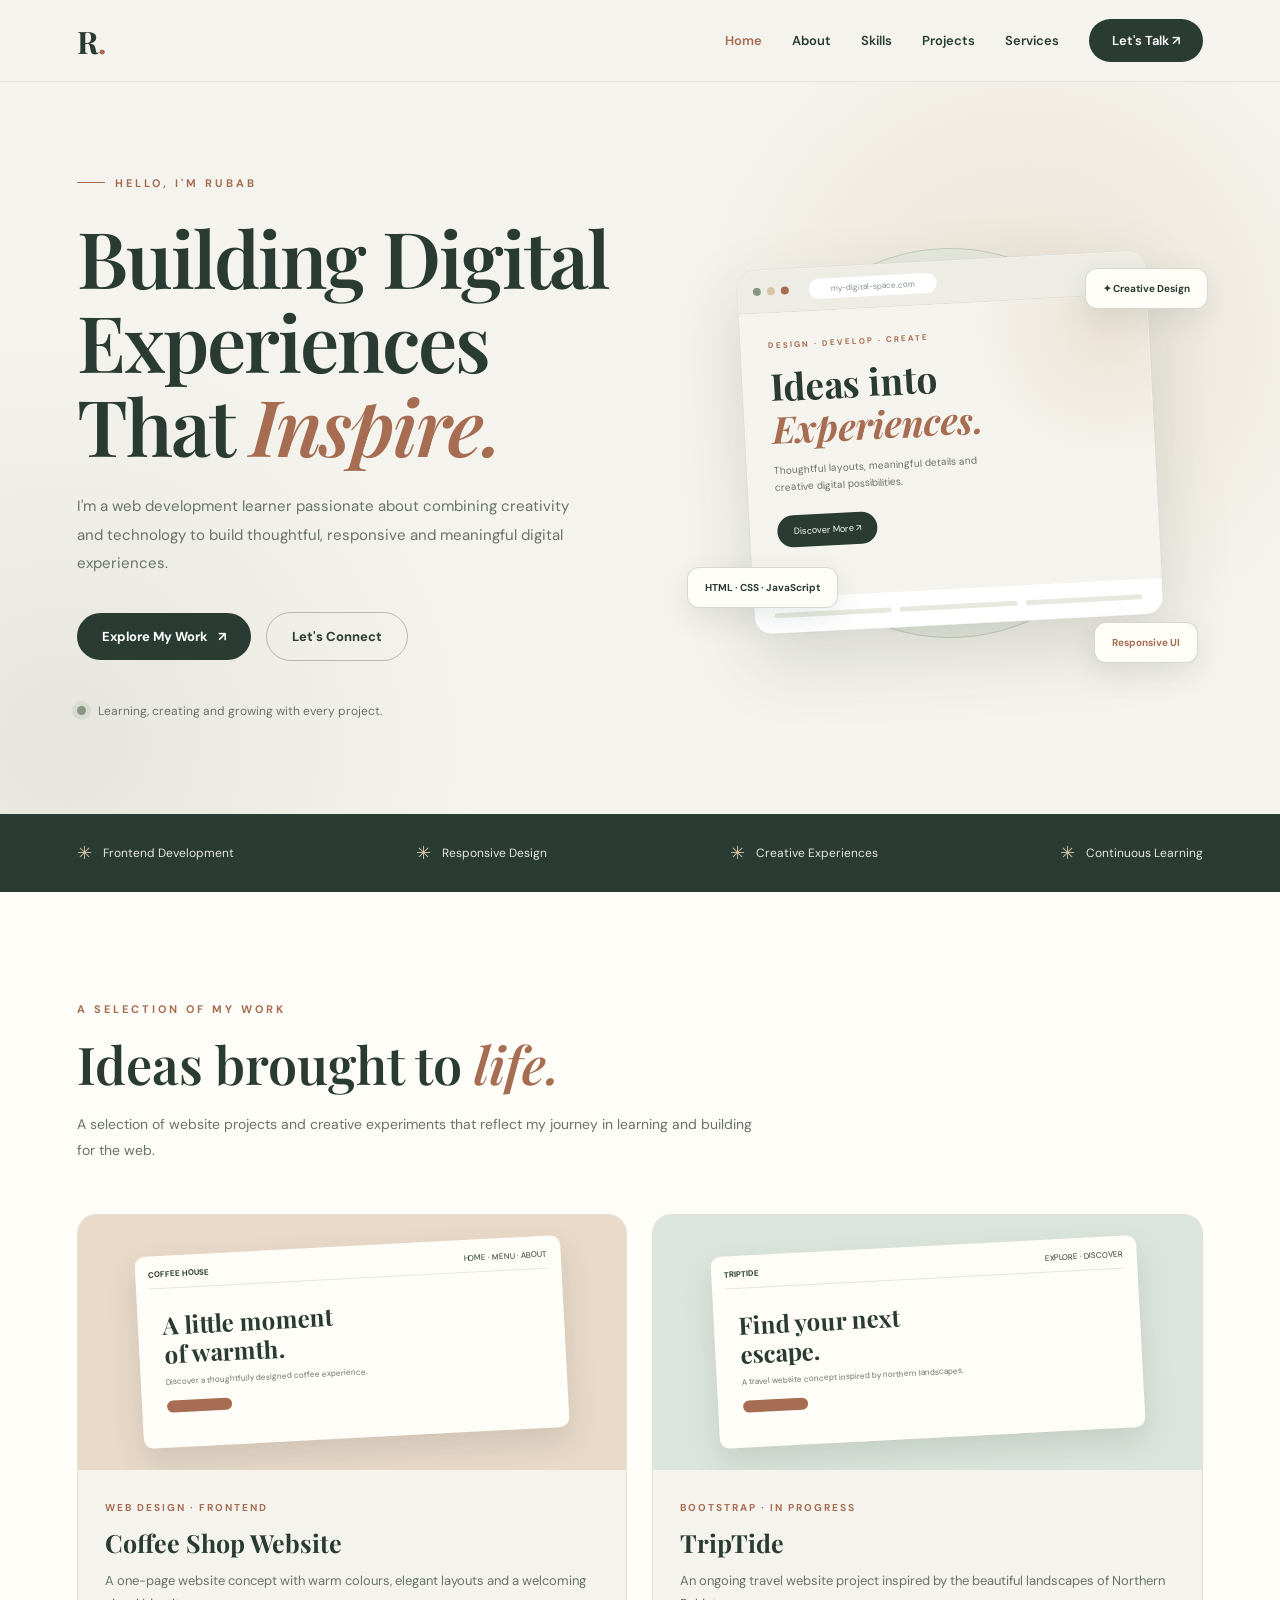
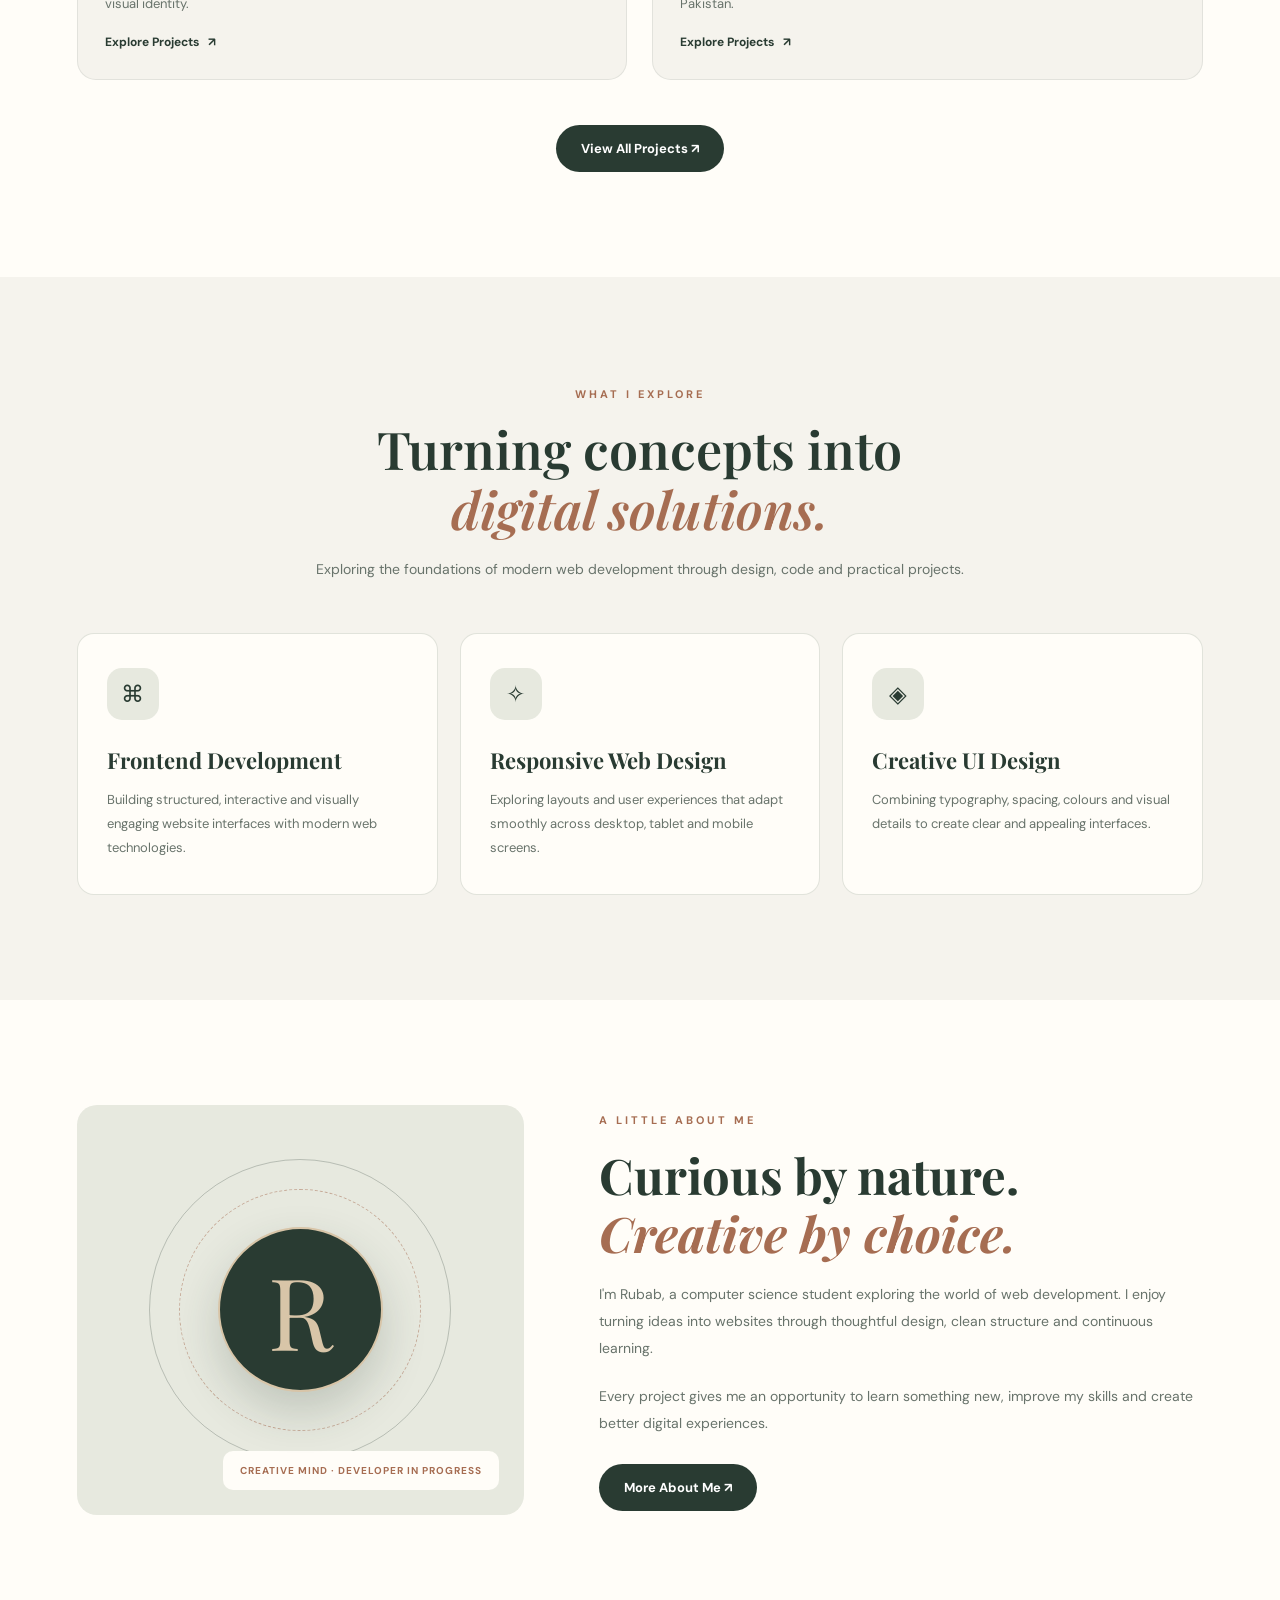
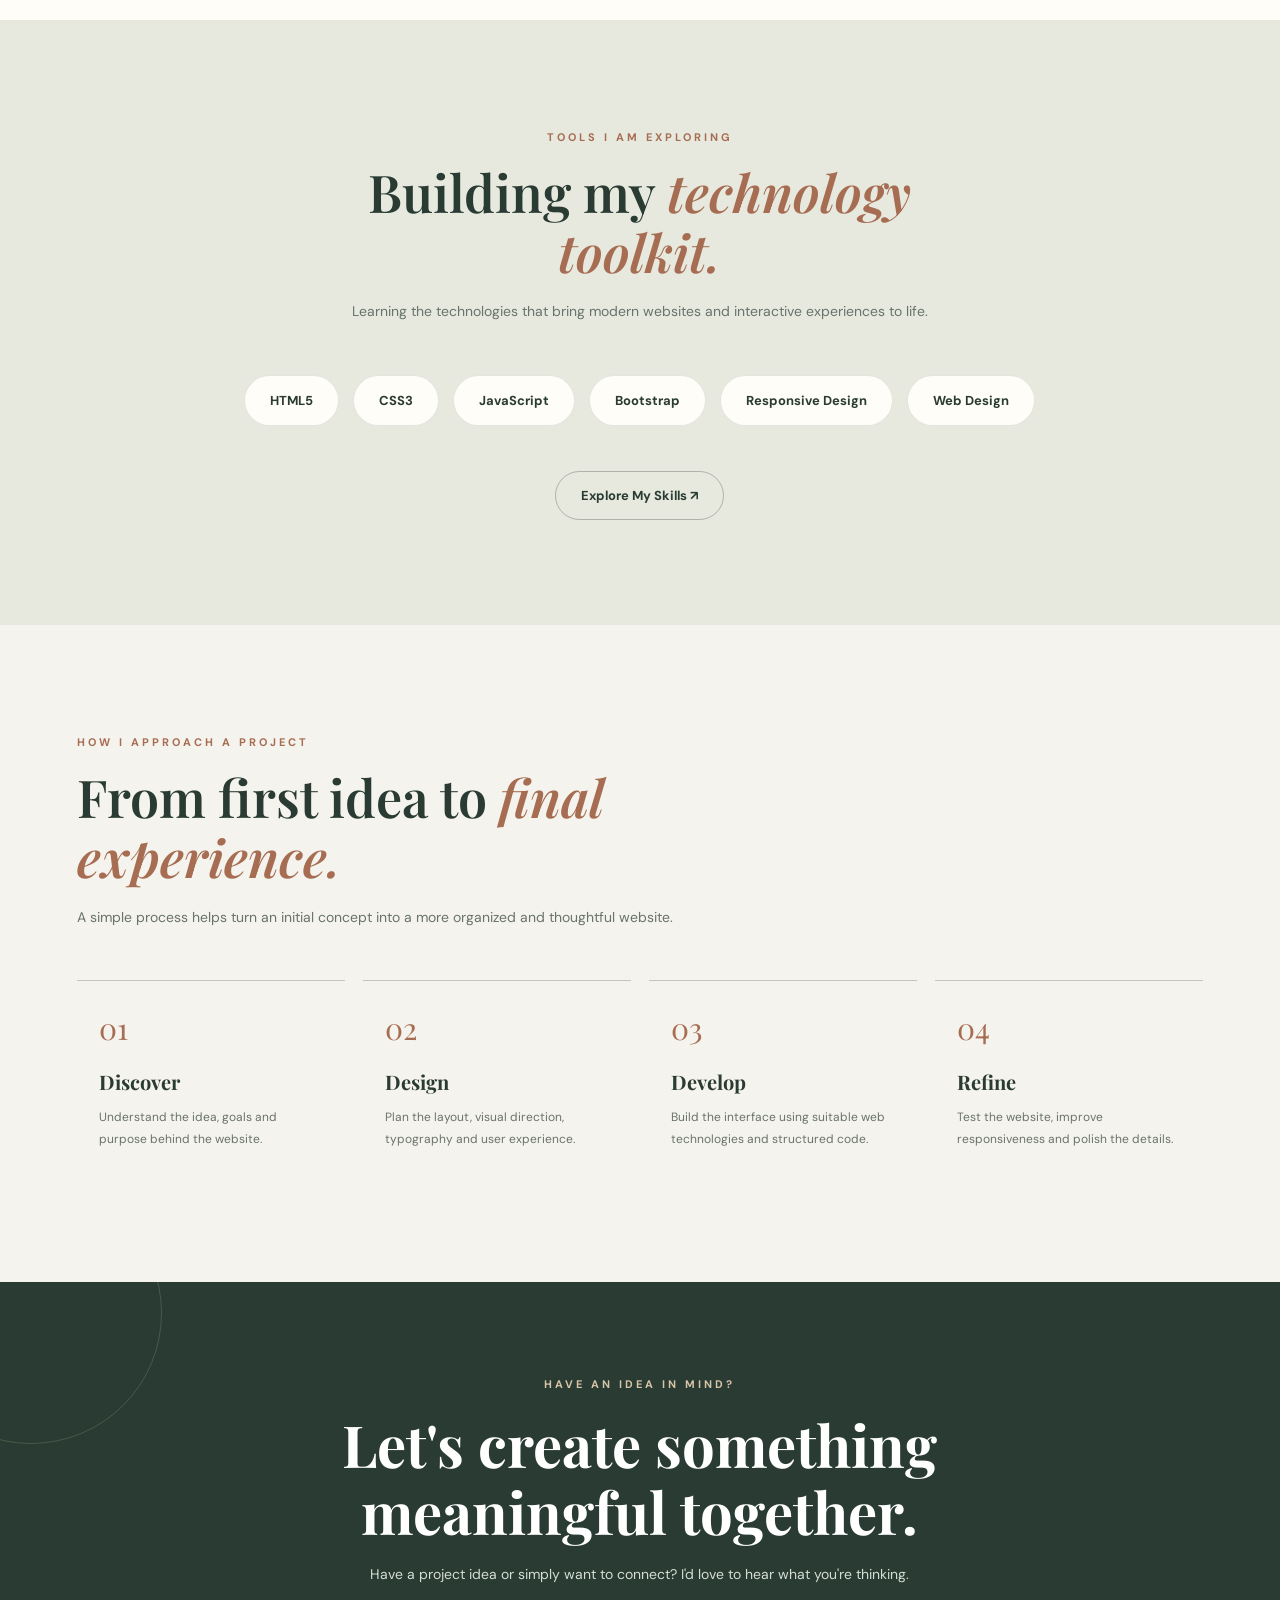
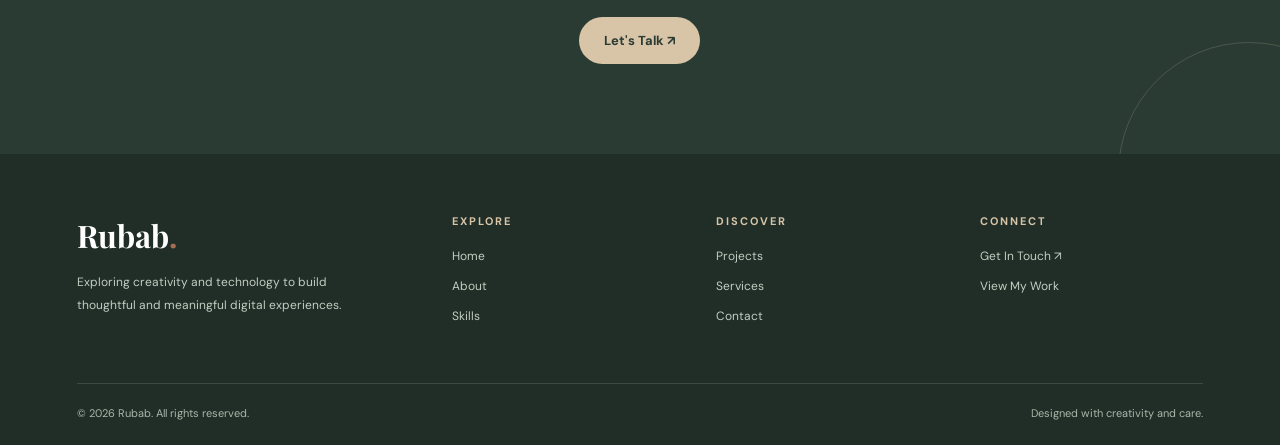
<file: index.html>
<!DOCTYPE html>
<html lang="en">
<head>
<meta charset="UTF-8">
<meta name="viewport" content="width=device-width, initial-scale=1.0">

<title>Rubab | Web Developer & Creative Designer</title>
<meta name="description" content="Explore Rubab's web development portfolio, creative projects, responsive website designs and digital experiences.">

<link rel="preconnect" href="https://fonts.googleapis.com">
<link rel="preconnect" href="https://fonts.gstatic.com" crossorigin>
<link href="https://fonts.googleapis.com/css2?family=DM+Sans:wght@400;500;600;700&family=Playfair+Display:wght@500;600;700&display=swap" rel="stylesheet">

<style>
:root {
    --ivory: #F5F3ED;
    --forest: #293B32;
    --forest-dark: #202E27;
    --sage: #879582;
    --light-sage: #E7E9DF;
    --terracotta: #A66D52;
    --champagne: #D8C5A8;
    --white: #FFFDF8;
    --text: #68736B;
}

* {
    margin: 0;
    padding: 0;
    box-sizing: border-box;
    scroll-behavior: smooth;
}

body {
    font-family: 'DM Sans', sans-serif;
    background: var(--ivory);
    color: var(--forest);
    overflow-x: hidden;
}

a {
    text-decoration: none;
    color: inherit;
}

button {
    font: inherit;
}

.container {
    width: min(1160px, 88%);
    margin: auto;
}

.eyebrow {
    color: var(--terracotta);
    font-size: 11px;
    font-weight: 700;
    letter-spacing: 3px;
    text-transform: uppercase;
}

/* NAVIGATION */

.navbar {
    width: 100%;
    min-height: 82px;
    padding: 16px 6%;
    display: flex;
    justify-content: space-between;
    align-items: center;
    position: sticky;
    top: 0;
    z-index: 1000;
    background: rgba(245,243,237,.94);
    backdrop-filter: blur(16px);
    border-bottom: 1px solid rgba(41,59,50,.09);
}

.logo {
    font-family: 'Playfair Display', serif;
    font-size: 31px;
    font-weight: 700;
    color: var(--forest);
}

.logo span {
    color: var(--terracotta);
}

.nav-links {
    display: flex;
    align-items: center;
    gap: 30px;
}

.nav-links a {
    font-size: 13px;
    font-weight: 600;
    color: var(--forest);
    transition: .3s;
}

.nav-links a:hover,
.nav-links a.active {
    color: var(--terracotta);
}

.nav-links .nav-contact {
    background: var(--forest);
    color: white;
    padding: 13px 23px;
    border-radius: 30px;
}

.nav-links .nav-contact:hover {
    background: var(--terracotta);
    color: white;
}

.menu-toggle {
    display: none;
    border: 0;
    background: none;
    font-size: 27px;
    color: var(--forest);
    cursor: pointer;
}

/* HERO SECTION */

.hero {
    min-height: 680px;
    padding: 85px 0 95px;
    display: flex;
    align-items: center;
    position: relative;
    overflow: hidden;
    background:
        radial-gradient(circle at 80% 35%, rgba(216,197,168,.35), transparent 30%),
        radial-gradient(circle at 5% 90%, rgba(135,149,130,.14), transparent 30%),
        var(--ivory);
}

.hero-grid {
    display: grid;
    grid-template-columns: 1.05fr .95fr;
    align-items: center;
    gap: 60px;
}

.hero-content {
    position: relative;
    z-index: 2;
}

.hero-intro {
    display: inline-flex;
    align-items: center;
    gap: 10px;
    margin-bottom: 25px;
}

.hero-intro::before {
    content: "";
    width: 28px;
    height: 1px;
    background: var(--terracotta);
}

.hero h1 {
    font-family: 'Playfair Display', serif;
    font-size: clamp(48px, 6.2vw, 78px);
    line-height: 1.08;
    letter-spacing: -2px;
    font-weight: 600;
    color: var(--forest);
}

.hero h1 span {
    color: var(--terracotta);
    font-style: italic;
}

.hero-description {
    max-width: 510px;
    margin-top: 25px;
    color: var(--text);
    font-size: 15px;
    line-height: 1.9;
}

.hero-actions {
    display: flex;
    flex-wrap: wrap;
    align-items: center;
    gap: 15px;
    margin-top: 34px;
}

.btn {
    display: inline-flex;
    align-items: center;
    justify-content: center;
    gap: 10px;
    padding: 15px 25px;
    border-radius: 35px;
    font-size: 13px;
    font-weight: 700;
    transition: .3s ease;
}

.btn-primary {
    background: var(--forest);
    color: white;
}

.btn-primary:hover {
    background: var(--terracotta);
    transform: translateY(-4px);
    box-shadow: 0 12px 25px rgba(41,59,50,.15);
}

.btn-outline {
    border: 1px solid rgba(41,59,50,.3);
    color: var(--forest);
}

.btn-outline:hover {
    background: var(--light-sage);
    transform: translateY(-4px);
}

.hero-note {
    margin-top: 42px;
    display: flex;
    align-items: center;
    gap: 12px;
    color: var(--text);
    font-size: 12px;
}

.status-dot {
    width: 9px;
    height: 9px;
    border-radius: 50%;
    background: var(--sage);
    box-shadow: 0 0 0 5px rgba(135,149,130,.15);
}

/* HERO VISUAL */

.hero-visual {
    min-height: 470px;
    position: relative;
    display: flex;
    align-items: center;
    justify-content: center;
}

.visual-backdrop {
    position: absolute;
    width: 390px;
    height: 390px;
    border-radius: 50%;
    background: var(--light-sage);
    border: 1px solid rgba(135,149,130,.35);
}

.visual-backdrop::before {
    content: "";
    position: absolute;
    inset: 22px;
    border: 1px dashed rgba(166,109,82,.45);
    border-radius: 50%;
}

.browser-card {
    width: min(410px, 100%);
    position: relative;
    z-index: 2;
    background: var(--white);
    border: 1px solid rgba(41,59,50,.12);
    border-radius: 18px;
    overflow: hidden;
    box-shadow: 0 28px 70px rgba(41,59,50,.15);
    transform: rotate(-3deg);
    animation: browserFloat 6s ease-in-out infinite;
}

.browser-top {
    height: 43px;
    background: #EDEDE6;
    display: flex;
    align-items: center;
    padding: 0 15px;
    gap: 6px;
    border-bottom: 1px solid rgba(41,59,50,.08);
}

.browser-dot {
    width: 8px;
    height: 8px;
    border-radius: 50%;
    background: var(--sage);
}

.browser-dot:nth-child(2) {
    background: var(--champagne);
}

.browser-dot:nth-child(3) {
    background: var(--terracotta);
}

.browser-address {
    margin-left: 14px;
    background: white;
    border-radius: 20px;
    padding: 5px 22px;
    font-size: 8px;
    color: #829087;
}

.browser-content {
    min-height: 285px;
    padding: 27px;
    background:
        radial-gradient(circle at 90% 10%, rgba(216,197,168,.35), transparent 30%),
        var(--ivory);
}

.browser-mini-label {
    color: var(--terracotta);
    font-size: 8px;
    letter-spacing: 2px;
    font-weight: 700;
}

.browser-content h2 {
    font-family: 'Playfair Display', serif;
    font-size: 37px;
    line-height: 1.15;
    margin-top: 15px;
    max-width: 270px;
}

.browser-content h2 span {
    color: var(--terracotta);
    font-style: italic;
}

.browser-content p {
    color: var(--text);
    font-size: 10px;
    line-height: 1.7;
    margin-top: 12px;
    max-width: 240px;
}

.browser-mini-button {
    display: inline-block;
    margin-top: 20px;
    padding: 10px 16px;
    border-radius: 25px;
    background: var(--forest);
    color: white;
    font-size: 9px;
}

.browser-bottom {
    display: flex;
    gap: 8px;
    padding: 15px 20px;
    background: white;
}

.browser-line {
    height: 5px;
    background: var(--light-sage);
    border-radius: 10px;
    flex: 1;
}

.floating-tag {
    position: absolute;
    z-index: 4;
    padding: 13px 17px;
    background: var(--white);
    border: 1px solid rgba(135,149,130,.35);
    border-radius: 12px;
    box-shadow: 0 10px 30px rgba(41,59,50,.1);
    font-size: 10px;
    font-weight: 700;
    color: var(--forest);
}

.tag-one {
    top: 60px;
    right: -5px;
    animation: tagFloat 5s ease-in-out infinite;
}

.tag-two {
    bottom: 70px;
    left: -10px;
    animation: tagFloat 6s ease-in-out infinite reverse;
}

.tag-three {
    bottom: 15px;
    right: 5px;
    color: var(--terracotta);
}

@keyframes browserFloat {
    0%,100% { transform: translateY(0) rotate(-3deg); }
    50% { transform: translateY(-13px) rotate(-1deg); }
}

@keyframes tagFloat {
    0%,100% { transform: translateY(0); }
    50% { transform: translateY(-10px); }
}

/* INTRO STRIP */

.intro-strip {
    background: var(--forest);
    color: white;
    padding: 27px 0;
}

.intro-items {
    display: flex;
    justify-content: space-between;
    align-items: center;
    flex-wrap: wrap;
    gap: 20px;
}

.intro-item {
    display: flex;
    align-items: center;
    gap: 11px;
    font-size: 12px;
    color: #E7E9DF;
}

.intro-star {
    color: var(--champagne);
    font-size: 18px;
}

/* SECTION GENERAL */

.section {
    padding: 105px 0;
}

.section-heading {
    max-width: 680px;
    margin-bottom: 50px;
}

.section-heading.center {
    text-align: center;
    margin-left: auto;
    margin-right: auto;
}

.section-heading h2 {
    font-family: 'Playfair Display', serif;
    font-size: clamp(35px, 4.5vw, 52px);
    line-height: 1.15;
    margin-top: 16px;
    font-weight: 600;
}

.section-heading h2 span {
    color: var(--terracotta);
    font-style: italic;
}

.section-heading p {
    margin-top: 17px;
    color: var(--text);
    font-size: 14px;
    line-height: 1.9;
}

/* FEATURED PROJECTS */

.projects-section {
    background: var(--white);
}

.project-grid {
    display: grid;
    grid-template-columns: 1fr 1fr;
    gap: 25px;
}

.project-card {
    background: var(--ivory);
    border: 1px solid rgba(41,59,50,.09);
    border-radius: 19px;
    overflow: hidden;
    transition: .35s ease;
}

.project-card:hover {
    transform: translateY(-8px);
    box-shadow: 0 20px 45px rgba(41,59,50,.1);
}

.project-preview {
    height: 255px;
    padding: 24px;
    display: flex;
    align-items: center;
    justify-content: center;
    overflow: hidden;
    position: relative;
}

.preview-coffee {
    background: #E9D9C9;
}

.preview-travel {
    background: #DCE5DD;
}

.preview-portfolio {
    background: #E5DFE8;
}

.preview-design {
    background: #E8E4D8;
}

.preview-window {
    width: 85%;
    min-height: 175px;
    background: var(--white);
    border-radius: 10px;
    box-shadow: 0 14px 30px rgba(41,59,50,.13);
    padding: 13px;
    transform: rotate(-3deg);
    transition: .4s;
}

.project-card:hover .preview-window {
    transform: rotate(0) scale(1.04);
}

.preview-top {
    display: flex;
    justify-content: space-between;
    align-items: center;
    font-size: 8px;
    color: var(--forest);
    border-bottom: 1px solid #E6E5DE;
    padding-bottom: 9px;
}

.preview-content {
    padding: 22px 12px;
}

.preview-content h3 {
    font-family: 'Playfair Display', serif;
    font-size: 24px;
    line-height: 1.2;
}

.preview-content p {
    margin-top: 8px;
    font-size: 8px;
    color: var(--text);
}

.preview-shape {
    height: 12px;
    width: 65px;
    border-radius: 20px;
    background: var(--terracotta);
    margin-top: 14px;
}

.project-info {
    padding: 25px 27px 28px;
}

.project-category {
    color: var(--terracotta);
    font-size: 10px;
    letter-spacing: 2px;
    font-weight: 700;
    text-transform: uppercase;
}

.project-info h3 {
    font-family: 'Playfair Display', serif;
    font-size: 25px;
    margin-top: 10px;
}

.project-info p {
    color: var(--text);
    font-size: 13px;
    line-height: 1.8;
    margin-top: 10px;
}

.project-link {
    display: inline-flex;
    margin-top: 19px;
    font-size: 12px;
    font-weight: 700;
    color: var(--forest);
    gap: 9px;
    transition: .3s;
}

.project-link:hover {
    color: var(--terracotta);
    gap: 15px;
}

.project-footer {
    text-align: center;
    margin-top: 45px;
}

/* SERVICES */

.services-section {
    background: var(--ivory);
}

.service-grid {
    display: grid;
    grid-template-columns: repeat(3, 1fr);
    gap: 22px;
}

.service-card {
    padding: 34px 29px;
    background: var(--white);
    border: 1px solid rgba(135,149,130,.25);
    border-radius: 17px;
    transition: .35s;
}

.service-card:hover {
    transform: translateY(-7px);
    box-shadow: 0 16px 35px rgba(41,59,50,.08);
    border-color: var(--sage);
}

.service-icon {
    width: 52px;
    height: 52px;
    display: grid;
    place-items: center;
    border-radius: 15px;
    background: var(--light-sage);
    color: var(--forest);
    font-size: 23px;
    margin-bottom: 25px;
}

.service-card h3 {
    font-family: 'Playfair Display', serif;
    font-size: 22px;
    margin-bottom: 13px;
}

.service-card p {
    color: var(--text);
    font-size: 13px;
    line-height: 1.85;
}

/* ABOUT PREVIEW */

.about-section {
    background: var(--white);
}

.about-grid {
    display: grid;
    grid-template-columns: .85fr 1.15fr;
    align-items: center;
    gap: 75px;
}

.about-art {
    min-height: 410px;
    background: var(--light-sage);
    border-radius: 20px;
    position: relative;
    display: grid;
    place-items: center;
    overflow: hidden;
}

.about-art::before {
    content: "";
    position: absolute;
    width: 300px;
    height: 300px;
    border-radius: 50%;
    border: 1px solid rgba(41,59,50,.25);
}

.about-art::after {
    content: "";
    position: absolute;
    width: 240px;
    height: 240px;
    border-radius: 50%;
    border: 1px dashed rgba(166,109,82,.5);
}

.about-initial {
    width: 165px;
    height: 165px;
    display: grid;
    place-items: center;
    background: var(--forest);
    color: var(--champagne);
    border: 2px solid var(--champagne);
    border-radius: 50%;
    font-family: 'Playfair Display', serif;
    font-size: 100px;
    z-index: 2;
    box-shadow: 0 20px 45px rgba(41,59,50,.2);
}

.about-stamp {
    position: absolute;
    bottom: 25px;
    right: 25px;
    background: var(--white);
    padding: 13px 17px;
    border-radius: 10px;
    color: var(--terracotta);
    font-size: 10px;
    font-weight: 700;
    letter-spacing: 1px;
}

.about-content h2 {
    font-family: 'Playfair Display', serif;
    font-size: clamp(36px, 4vw, 49px);
    line-height: 1.17;
    margin-top: 17px;
}

.about-content h2 span {
    color: var(--terracotta);
    font-style: italic;
}

.about-content p {
    color: var(--text);
    font-size: 14px;
    line-height: 1.95;
    margin-top: 20px;
}

.about-content .btn {
    margin-top: 27px;
}

/* SKILLS PREVIEW */

.skills-preview {
    background: var(--light-sage);
}

.skill-tags {
    display: flex;
    flex-wrap: wrap;
    gap: 14px;
    justify-content: center;
    margin-top: 36px;
}

.skill-tag {
    padding: 16px 25px;
    border-radius: 35px;
    background: var(--white);
    border: 1px solid rgba(41,59,50,.12);
    color: var(--forest);
    font-size: 13px;
    font-weight: 700;
    transition: .3s;
}

.skill-tag:hover {
    background: var(--forest);
    color: white;
    transform: translateY(-5px);
}

/* PROCESS */

.process-section {
    background: var(--ivory);
}

.process-grid {
    display: grid;
    grid-template-columns: repeat(4, 1fr);
    gap: 18px;
}

.process-card {
    padding: 27px 22px;
    border-top: 1px solid rgba(41,59,50,.25);
}

.process-number {
    color: var(--terracotta);
    font-family: 'Playfair Display', serif;
    font-size: 30px;
}

.process-card h3 {
    margin-top: 20px;
    font-family: 'Playfair Display', serif;
    font-size: 20px;
}

.process-card p {
    color: var(--text);
    font-size: 12px;
    line-height: 1.8;
    margin-top: 12px;
}

/* CONTACT CTA */

.contact-cta {
    padding: 90px 0;
    background: var(--forest);
    color: white;
    text-align: center;
    position: relative;
    overflow: hidden;
}

.contact-cta::before,
.contact-cta::after {
    content: "";
    position: absolute;
    width: 260px;
    height: 260px;
    border: 1px solid rgba(216,197,168,.2);
    border-radius: 50%;
}

.contact-cta::before {
    left: -100px;
    top: -100px;
}

.contact-cta::after {
    right: -100px;
    bottom: -150px;
}

.contact-cta .eyebrow {
    color: var(--champagne);
}

.contact-cta h2 {
    max-width: 720px;
    margin: 18px auto 0;
    font-family: 'Playfair Display', serif;
    font-size: clamp(37px, 5vw, 58px);
    line-height: 1.15;
}

.contact-cta p {
    color: #D4DED4;
    margin-top: 17px;
    font-size: 14px;
    line-height: 1.8;
}

.contact-cta .btn {
    margin-top: 30px;
    background: var(--champagne);
    color: var(--forest);
}

.contact-cta .btn:hover {
    background: var(--terracotta);
    color: white;
    transform: translateY(-4px);
}

/* FOOTER */

.footer {
    background: var(--forest-dark);
    color: white;
    padding: 60px 0 25px;
}

.footer-top {
    display: grid;
    grid-template-columns: 1.5fr 1fr 1fr 1fr;
    gap: 40px;
    padding-bottom: 45px;
}

.footer-brand h2 {
    font-family: 'Playfair Display', serif;
    font-size: 31px;
}

.footer-brand h2 span {
    color: var(--terracotta);
}

.footer-brand p {
    color: #C3CEC2;
    font-size: 12px;
    line-height: 1.9;
    margin-top: 15px;
    max-width: 270px;
}

.footer-column h4 {
    font-size: 11px;
    color: var(--champagne);
    letter-spacing: 2px;
    margin-bottom: 20px;
}

.footer-column a {
    display: block;
    color: #C3CEC2;
    font-size: 12px;
    margin-bottom: 14px;
    transition: .3s;
}

.footer-column a:hover {
    color: var(--champagne);
    transform: translateX(3px);
}

.footer-bottom {
    border-top: 1px solid rgba(255,255,255,.13);
    padding-top: 22px;
    display: flex;
    justify-content: space-between;
    gap: 15px;
    flex-wrap: wrap;
    color: #AAB7AA;
    font-size: 11px;
}

/* SCROLL ANIMATIONS */

.reveal {
    opacity: 0;
    transform: translateY(25px);
    transition: opacity .8s ease, transform .8s ease;
}

.reveal.show {
    opacity: 1;
    transform: translateY(0);
}

/* RESPONSIVE TABLET */

@media(max-width: 950px) {
    .hero-grid {
        gap: 25px;
    }

    .hero h1 {
        font-size: 58px;
    }

    .hero-visual {
        transform: scale(.9);
    }

    .about-grid {
        gap: 40px;
    }

    .process-grid {
        grid-template-columns: repeat(2, 1fr);
    }

    .footer-top {
        grid-template-columns: 1.5fr 1fr 1fr;
    }
}

/* RESPONSIVE MOBILE */

@media(max-width: 720px) {
    .container {
        width: 88%;
    }

    .navbar {
        min-height: 73px;
        padding: 14px 6%;
    }

    .menu-toggle {
        display: block;
    }

    .nav-links {
        display: none;
        position: absolute;
        top: 72px;
        left: 0;
        width: 100%;
        background: var(--ivory);
        padding: 25px 7%;
        flex-direction: column;
        align-items: flex-start;
        gap: 23px;
        box-shadow: 0 15px 25px rgba(41,59,50,.09);
    }

    .nav-links.open {
        display: flex;
    }

    .hero {
        padding: 70px 0 65px;
    }

    .hero-grid {
        grid-template-columns: 1fr;
        gap: 30px;
    }

    .hero h1 {
        font-size: clamp(45px, 11vw, 65px);
    }

    .hero-description {
        font-size: 14px;
    }

    .hero-visual {
        min-height: 400px;
        transform: scale(.88);
        margin: -15px -20px;
    }

    .visual-backdrop {
        width: 330px;
        height: 330px;
    }

    .browser-card {
        max-width: 360px;
    }

    .intro-items {
        justify-content: center;
        gap: 17px 25px;
    }

    .section {
        padding: 75px 0;
    }

    .section-heading {
        margin-bottom: 35px;
    }

    .project-grid {
        grid-template-columns: 1fr;
    }

    .project-preview {
        height: 225px;
    }

    .service-grid {
        grid-template-columns: 1fr;
    }

    .about-grid {
        grid-template-columns: 1fr;
        gap: 40px;
    }

    .about-art {
        min-height: 340px;
    }

    .process-grid {
        grid-template-columns: 1fr 1fr;
    }

    .contact-cta {
        padding: 75px 0;
    }

    .footer-top {
        grid-template-columns: 1fr 1fr;
        gap: 35px 20px;
    }

    .footer-brand {
        grid-column: 1 / -1;
    }
}

@media(max-width: 420px) {
    .hero-visual {
        transform: scale(.78);
        margin: -30px -45px;
    }

    .process-grid {
        grid-template-columns: 1fr;
    }

    .footer-top {
        grid-template-columns: 1fr 1fr;
    }

    .footer-bottom {
        flex-direction: column;
        text-align: center;
    }
}

@media(prefers-reduced-motion: reduce) {
    *,
    *::before,
    *::after {
        scroll-behavior: auto !important;
        animation-duration: .01ms !important;
        transition-duration: .01ms !important;
    }

    .reveal {
        opacity: 1;
        transform: none;
    }
}
</style>
</head>

<body>

<!-- NAVBAR -->

<nav class="navbar">
    <a href="index.html" class="logo">R<span>.</span></a>

    <button class="menu-toggle" id="menuToggle" aria-label="Open menu" aria-expanded="false">
        ☰
    </button>

    <div class="nav-links" id="navLinks">
        <a href="index.html" class="active">Home</a>
        <a href="about.html">About</a>
        <a href="skills.html">Skills</a>
        <a href="projects.html">Projects</a>
        <a href="services.html">Services</a>
        <a href="contact.html" class="nav-contact">Let's Talk ↗</a>
    </div>
</nav>

<!-- HERO -->

<header class="hero">
    <div class="container hero-grid">

        <div class="hero-content">

            <div class="hero-intro eyebrow">
                HELLO, I'M RUBAB
            </div>

            <h1>
                Building Digital
                Experiences That
                <span>Inspire.</span>
            </h1>

            <p class="hero-description">
                I'm a web development learner passionate about combining
                creativity and technology to build thoughtful, responsive
                and meaningful digital experiences.
            </p>

            <div class="hero-actions">
                <a href="projects.html" class="btn btn-primary">
                    Explore My Work <span>↗</span>
                </a>

                <a href="contact.html" class="btn btn-outline">
                    Let's Connect
                </a>
            </div>

            <div class="hero-note">
                <span class="status-dot"></span>
                <span>Learning, creating and growing with every project.</span>
            </div>

        </div>

        <div class="hero-visual">

            <div class="visual-backdrop"></div>

            <div class="browser-card">

                <div class="browser-top">
                    <span class="browser-dot"></span>
                    <span class="browser-dot"></span>
                    <span class="browser-dot"></span>
                    <span class="browser-address">my-digital-space.com</span>
                </div>

                <div class="browser-content">

                    <div class="browser-mini-label">DESIGN · DEVELOP · CREATE</div>

                    <h2>
                        Ideas into
                        <span>Experiences.</span>
                    </h2>

                    <p>
                        Thoughtful layouts, meaningful details
                        and creative digital possibilities.
                    </p>

                    <span class="browser-mini-button">Discover More ↗</span>

                </div>

                <div class="browser-bottom">
                    <div class="browser-line"></div>
                    <div class="browser-line"></div>
                    <div class="browser-line"></div>
                </div>

            </div>

            <div class="floating-tag tag-one">✦ Creative Design</div>
            <div class="floating-tag tag-two">HTML · CSS · JavaScript</div>
            <div class="floating-tag tag-three">Responsive UI</div>

        </div>

    </div>
</header>

<!-- INTRO STRIP -->

<section class="intro-strip">
    <div class="container intro-items">

        <div class="intro-item">
            <span class="intro-star">✳</span>
            Frontend Development
        </div>

        <div class="intro-item">
            <span class="intro-star">✳</span>
            Responsive Design
        </div>

        <div class="intro-item">
            <span class="intro-star">✳</span>
            Creative Experiences
        </div>

        <div class="intro-item">
            <span class="intro-star">✳</span>
            Continuous Learning
        </div>

    </div>
</section>

<!-- FEATURED PROJECTS -->

<section class="section projects-section" id="projects">
    <div class="container">

        <div class="section-heading reveal">
            <span class="eyebrow">A SELECTION OF MY WORK</span>

            <h2>
                Ideas brought to
                <span>life.</span>
            </h2>

            <p>
                A selection of website projects and creative experiments
                that reflect my journey in learning and building for the web.
            </p>
        </div>

        <div class="project-grid">

            <article class="project-card reveal">

                <div class="project-preview preview-coffee">
                    <div class="preview-window">
                        <div class="preview-top">
                            <strong>COFFEE HOUSE</strong>
                            <span>HOME · MENU · ABOUT</span>
                        </div>

                        <div class="preview-content">
                            <h3>A little moment<br>of warmth.</h3>
                            <p>Discover a thoughtfully designed coffee experience.</p>
                            <div class="preview-shape"></div>
                        </div>
                    </div>
                </div>

                <div class="project-info">
                    <span class="project-category">WEB DESIGN · FRONTEND</span>
                    <h3>Coffee Shop Website</h3>
                    <p>
                        A one-page website concept with warm colours,
                        elegant layouts and a welcoming visual identity.
                    </p>
                    <a href="projects.html" class="project-link">
                        Explore Projects <span>↗</span>
                    </a>
                </div>

            </article>

            <article class="project-card reveal">

                <div class="project-preview preview-travel">
                    <div class="preview-window">
                        <div class="preview-top">
                            <strong>TRIPTIDE</strong>
                            <span>EXPLORE · DISCOVER</span>
                        </div>

                        <div class="preview-content">
                            <h3>Find your next<br>escape.</h3>
                            <p>A travel website concept inspired by northern landscapes.</p>
                            <div class="preview-shape"></div>
                        </div>
                    </div>
                </div>

                <div class="project-info">
                    <span class="project-category">BOOTSTRAP · IN PROGRESS</span>
                    <h3>TripTide</h3>
                    <p>
                        An ongoing travel website project inspired by
                        the beautiful landscapes of Northern Pakistan.
                    </p>
                    <a href="projects.html" class="project-link">
                        Explore Projects <span>↗</span>
                    </a>
                </div>

            </article>

        </div>

        <div class="project-footer reveal">
            <a href="projects.html" class="btn btn-primary">
                View All Projects ↗
            </a>
        </div>

    </div>
</section>

<!-- SERVICES -->

<section class="section services-section">
    <div class="container">

        <div class="section-heading center reveal">
            <span class="eyebrow">WHAT I EXPLORE</span>

            <h2>
                Turning concepts into
                <span>digital solutions.</span>
            </h2>

            <p>
                Exploring the foundations of modern web development
                through design, code and practical projects.
            </p>
        </div>

        <div class="service-grid">

            <article class="service-card reveal">
                <div class="service-icon">⌘</div>
                <h3>Frontend Development</h3>
                <p>
                    Building structured, interactive and visually
                    engaging website interfaces with modern web technologies.
                </p>
            </article>

            <article class="service-card reveal">
                <div class="service-icon">✧</div>
                <h3>Responsive Web Design</h3>
                <p>
                    Exploring layouts and user experiences that adapt
                    smoothly across desktop, tablet and mobile screens.
                </p>
            </article>

            <article class="service-card reveal">
                <div class="service-icon">◈</div>
                <h3>Creative UI Design</h3>
                <p>
                    Combining typography, spacing, colours and visual
                    details to create clear and appealing interfaces.
                </p>
            </article>

        </div>

    </div>
</section>

<!-- ABOUT PREVIEW -->

<section class="section about-section">
    <div class="container about-grid">

        <div class="about-art reveal">
            <div class="about-initial">R</div>
            <div class="about-stamp">CREATIVE MIND · DEVELOPER IN PROGRESS</div>
        </div>

        <div class="about-content reveal">

            <span class="eyebrow">A LITTLE ABOUT ME</span>

            <h2>
                Curious by nature.
                <span>Creative by choice.</span>
            </h2>

            <p>
                I'm Rubab, a computer science student exploring the world
                of web development. I enjoy turning ideas into websites
                through thoughtful design, clean structure and continuous learning.
            </p>

            <p>
                Every project gives me an opportunity to learn something new,
                improve my skills and create better digital experiences.
            </p>

            <a href="about.html" class="btn btn-primary">
                More About Me ↗
            </a>

        </div>

    </div>
</section>

<!-- SKILLS PREVIEW -->

<section class="section skills-preview">
    <div class="container">

        <div class="section-heading center reveal">
            <span class="eyebrow">TOOLS I AM EXPLORING</span>

            <h2>
                Building my
                <span>technology toolkit.</span>
            </h2>

            <p>
                Learning the technologies that bring modern websites
                and interactive experiences to life.
            </p>
        </div>

        <div class="skill-tags reveal">
            <span class="skill-tag">HTML5</span>
            <span class="skill-tag">CSS3</span>
            <span class="skill-tag">JavaScript</span>
            <span class="skill-tag">Bootstrap</span>
            <span class="skill-tag">Responsive Design</span>
            <span class="skill-tag">Web Design</span>
        </div>

        <div class="project-footer reveal">
            <a href="skills.html" class="btn btn-outline">
                Explore My Skills ↗
            </a>
        </div>

    </div>
</section>

<!-- WORKING PROCESS -->

<section class="section process-section">
    <div class="container">

        <div class="section-heading reveal">
            <span class="eyebrow">HOW I APPROACH A PROJECT</span>

            <h2>
                From first idea to
                <span>final experience.</span>
            </h2>

            <p>
                A simple process helps turn an initial concept
                into a more organized and thoughtful website.
            </p>
        </div>

        <div class="process-grid">

            <article class="process-card reveal">
                <span class="process-number">01</span>
                <h3>Discover</h3>
                <p>
                    Understand the idea, goals and purpose
                    behind the website.
                </p>
            </article>

            <article class="process-card reveal">
                <span class="process-number">02</span>
                <h3>Design</h3>
                <p>
                    Plan the layout, visual direction,
                    typography and user experience.
                </p>
            </article>

            <article class="process-card reveal">
                <span class="process-number">03</span>
                <h3>Develop</h3>
                <p>
                    Build the interface using suitable
                    web technologies and structured code.
                </p>
            </article>

            <article class="process-card reveal">
                <span class="process-number">04</span>
                <h3>Refine</h3>
                <p>
                    Test the website, improve responsiveness
                    and polish the details.
                </p>
            </article>

        </div>

    </div>
</section>

<!-- CONTACT CTA -->

<section class="contact-cta">
    <div class="container reveal">

        <span class="eyebrow">HAVE AN IDEA IN MIND?</span>

        <h2>
            Let's create something
            meaningful together.
        </h2>

        <p>
            Have a project idea or simply want to connect?
            I'd love to hear what you're thinking.
        </p>

        <a href="contact.html" class="btn">
            Let's Talk ↗
        </a>

    </div>
</section>

<!-- FOOTER -->

<footer class="footer">
    <div class="container">

        <div class="footer-top">

            <div class="footer-brand">
                <h2>Rubab<span>.</span></h2>

                <p>
                    Exploring creativity and technology to build
                    thoughtful and meaningful digital experiences.
                </p>
            </div>

            <div class="footer-column">
                <h4>EXPLORE</h4>
                <a href="index.html">Home</a>
                <a href="about.html">About</a>
                <a href="skills.html">Skills</a>
            </div>

            <div class="footer-column">
                <h4>DISCOVER</h4>
                <a href="projects.html">Projects</a>
                <a href="services.html">Services</a>
                <a href="contact.html">Contact</a>
            </div>

            <div class="footer-column">
                <h4>CONNECT</h4>
                <a href="contact.html">Get In Touch ↗</a>
                <a href="projects.html">View My Work</a>
            </div>

        </div>

        <div class="footer-bottom">
            <span>© 2026 Rubab. All rights reserved.</span>
            <span>Designed with creativity and care.</span>
        </div>

    </div>
</footer>

<script>
/* MOBILE NAVIGATION */

const menuToggle = document.getElementById("menuToggle");
const navLinks = document.getElementById("navLinks");

menuToggle.addEventListener("click", function () {
    navLinks.classList.toggle("open");

    const isOpen = navLinks.classList.contains("open");

    menuToggle.setAttribute("aria-expanded", isOpen);
    menuToggle.textContent = isOpen ? "✕" : "☰";
});

document.querySelectorAll(".nav-links a").forEach(function(link) {
    link.addEventListener("click", function() {
        navLinks.classList.remove("open");
        menuToggle.setAttribute("aria-expanded", "false");
        menuToggle.textContent = "☰";
    });
});

/* SCROLL REVEAL */

const revealObserver = new IntersectionObserver(function(entries) {
    entries.forEach(function(entry) {
        if (entry.isIntersecting) {
            entry.target.classList.add("show");
            revealObserver.unobserve(entry.target);
        }
    });
}, {
    threshold: 0.12
});

document.querySelectorAll(".reveal").forEach(function(element) {
    revealObserver.observe(element);
});
</script>

</body>
</html>
</file>
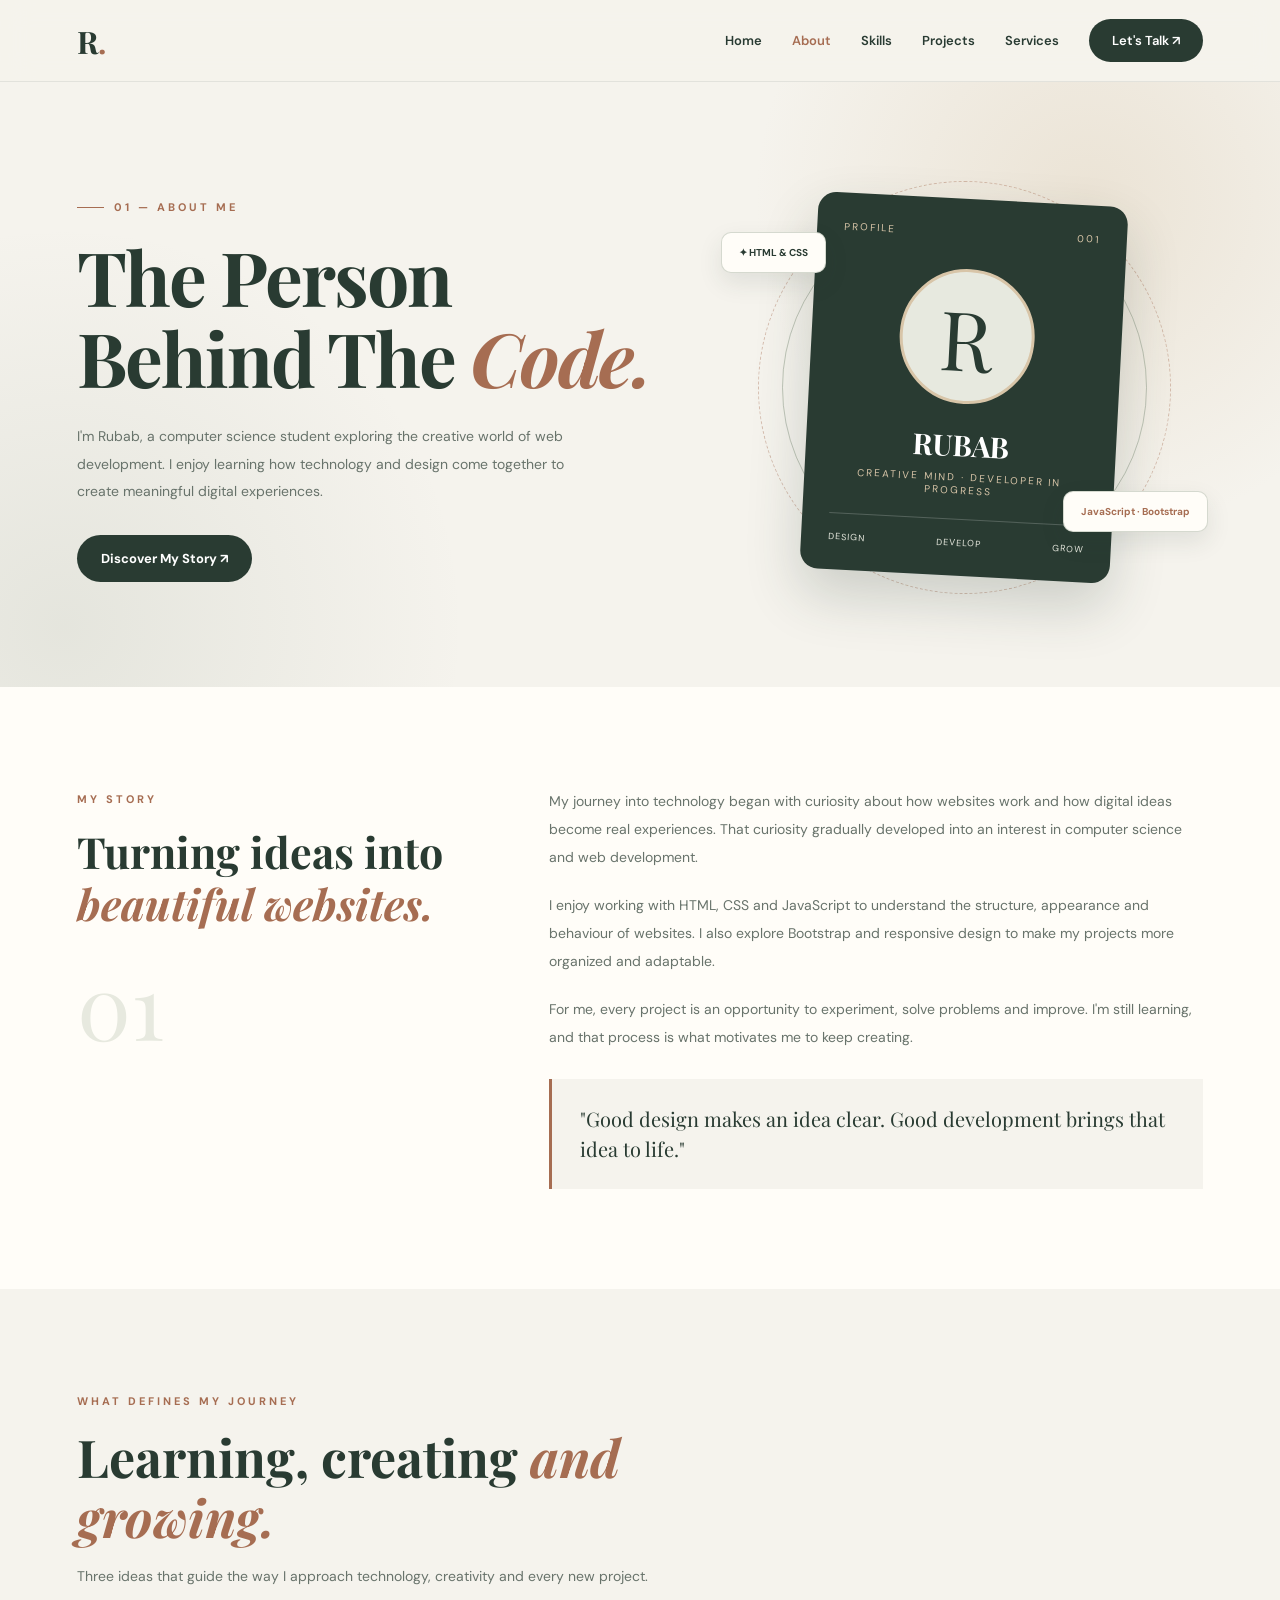
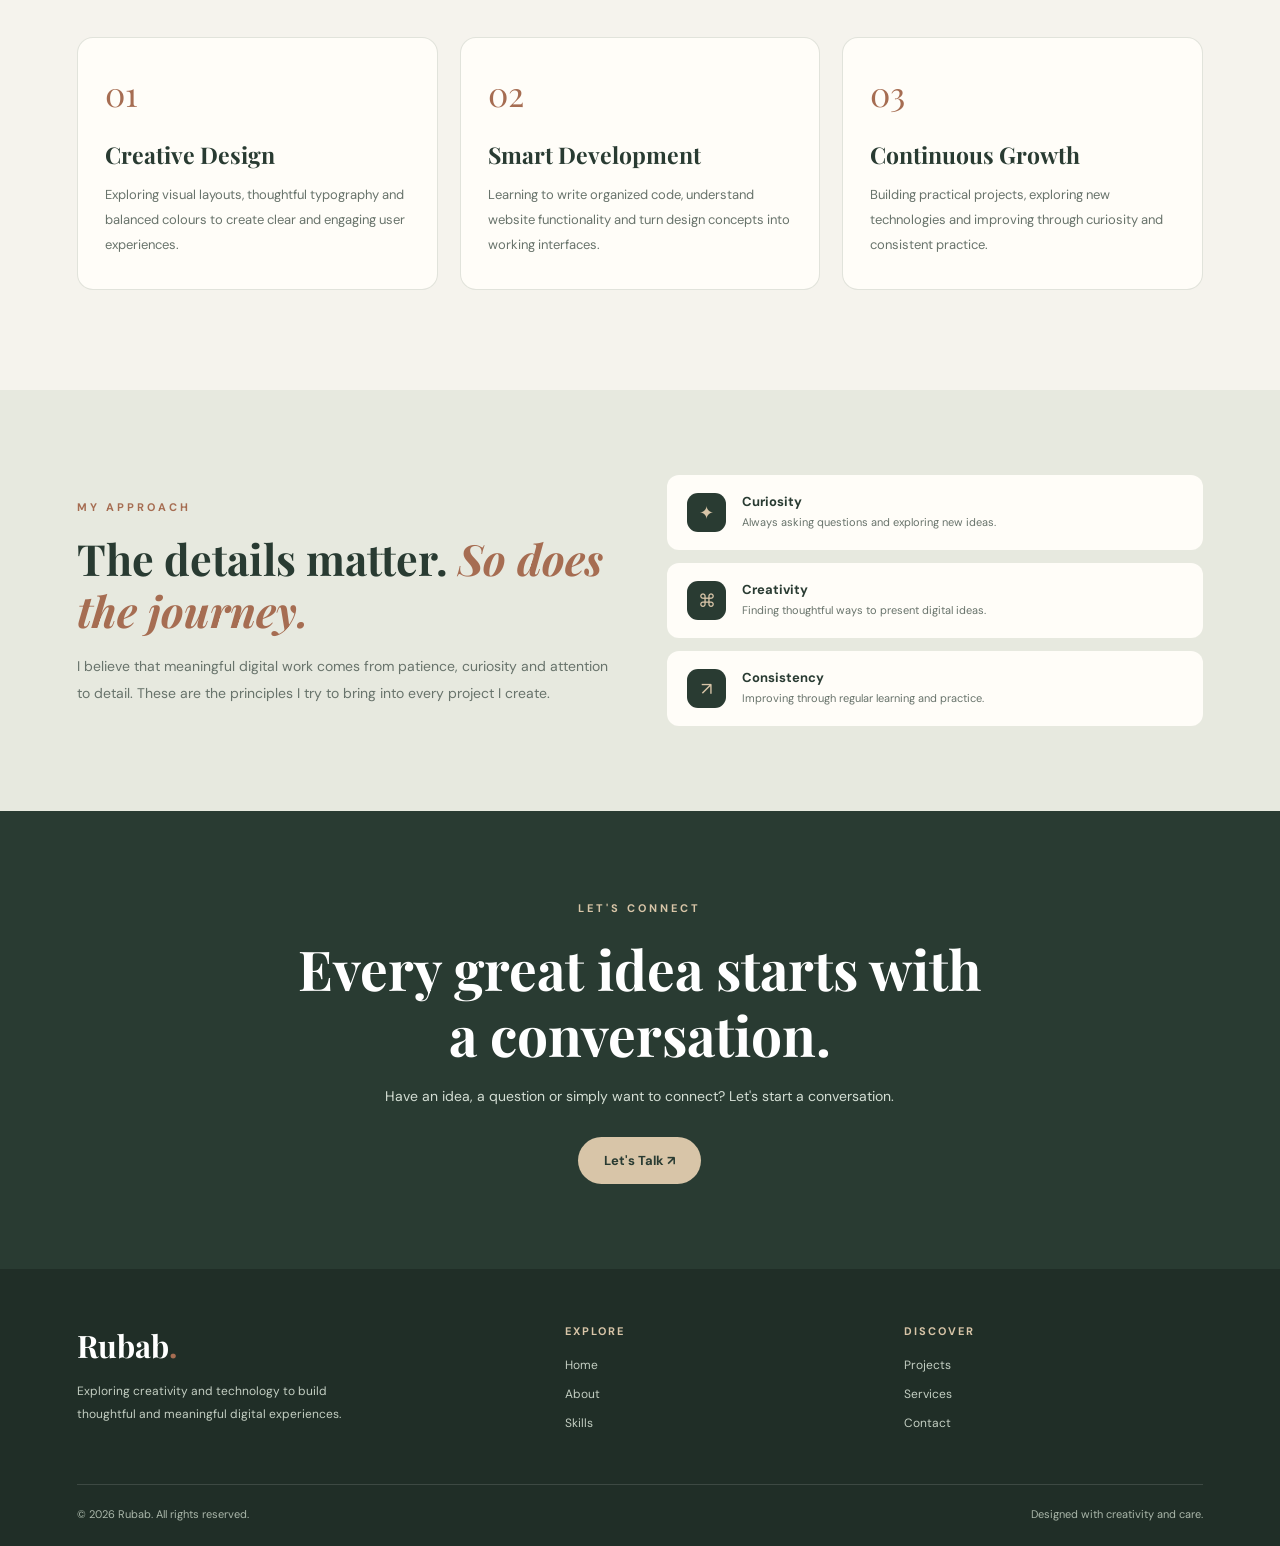
<file: about.html>
<!DOCTYPE html>
<html lang="en">
<head>
<meta charset="UTF-8">
<meta name="viewport" content="width=device-width, initial-scale=1.0">

<title>About Me | Rubab</title>
<meta name="description" content="Get to know Rubab, a computer science student exploring web development, creativity and technology.">

<link rel="preconnect" href="https://fonts.googleapis.com">
<link rel="preconnect" href="https://fonts.gstatic.com" crossorigin>
<link href="https://fonts.googleapis.com/css2?family=DM+Sans:wght@400;500;600;700&family=Playfair+Display:wght@500;600;700&display=swap" rel="stylesheet">

<style>
:root {
    --ivory: #F5F3ED;
    --forest: #293B32;
    --forest-dark: #202E27;
    --sage: #879582;
    --light-sage: #E7E9DF;
    --terracotta: #A66D52;
    --champagne: #D8C5A8;
    --white: #FFFDF8;
    --text: #68736B;
}

* {
    margin: 0;
    padding: 0;
    box-sizing: border-box;
    scroll-behavior: smooth;
}

body {
    font-family: 'DM Sans', sans-serif;
    background: var(--ivory);
    color: var(--forest);
    overflow-x: hidden;
}

a {
    text-decoration: none;
    color: inherit;
}

.container {
    width: min(1160px, 88%);
    margin: auto;
}

.eyebrow {
    color: var(--terracotta);
    font-size: 11px;
    font-weight: 700;
    letter-spacing: 3px;
}

/* NAVBAR */

.navbar {
    min-height: 82px;
    padding: 16px 6%;
    display: flex;
    justify-content: space-between;
    align-items: center;
    position: sticky;
    top: 0;
    z-index: 1000;
    background: rgba(245,243,237,.95);
    backdrop-filter: blur(15px);
    border-bottom: 1px solid rgba(41,59,50,.09);
}

.logo {
    font-family: 'Playfair Display', serif;
    font-size: 31px;
    font-weight: 700;
    color: var(--forest);
}

.logo span {
    color: var(--terracotta);
}

.nav-links {
    display: flex;
    align-items: center;
    gap: 30px;
}

.nav-links a {
    font-size: 13px;
    font-weight: 600;
    transition: .3s;
}

.nav-links a:hover,
.nav-links a.active {
    color: var(--terracotta);
}

.nav-links .nav-contact {
    background: var(--forest);
    color: white;
    padding: 13px 23px;
    border-radius: 30px;
}

.nav-links .nav-contact:hover {
    background: var(--terracotta);
    color: white;
}

.menu-toggle {
    display: none;
    border: none;
    background: none;
    color: var(--forest);
    font-size: 27px;
    cursor: pointer;
}

/* HERO */

.about-hero {
    padding: 95px 0 90px;
    background:
        radial-gradient(circle at 85% 20%, rgba(216,197,168,.35), transparent 28%),
        radial-gradient(circle at 5% 90%, rgba(135,149,130,.15), transparent 30%),
        var(--ivory);
}

.hero-grid {
    display: grid;
    grid-template-columns: 1.1fr .9fr;
    gap: 65px;
    align-items: center;
}

.hero-text h1 {
    font-family: 'Playfair Display', serif;
    font-size: clamp(48px, 6vw, 75px);
    line-height: 1.08;
    letter-spacing: -2px;
    margin-top: 22px;
}

.hero-text h1 span {
    color: var(--terracotta);
    font-style: italic;
}

.hero-text p {
    max-width: 520px;
    color: var(--text);
    font-size: 14px;
    line-height: 1.95;
    margin-top: 25px;
}

.hero-label {
    display: inline-flex;
    align-items: center;
    gap: 10px;
}

.hero-label::before {
    content: "";
    width: 27px;
    height: 1px;
    background: var(--terracotta);
}

.hero-button {
    display: inline-flex;
    align-items: center;
    gap: 10px;
    background: var(--forest);
    color: white;
    padding: 15px 24px;
    border-radius: 30px;
    font-size: 13px;
    font-weight: 700;
    margin-top: 30px;
    transition: .3s;
}

.hero-button:hover {
    background: var(--terracotta);
    transform: translateY(-4px);
}

/* PROFILE CARD */

.profile-area {
    position: relative;
    display: flex;
    justify-content: center;
    align-items: center;
    min-height: 420px;
}

.profile-card {
    width: 310px;
    min-height: 365px;
    background: var(--forest);
    border-radius: 18px;
    padding: 27px;
    position: relative;
    z-index: 2;
    color: white;
    box-shadow: 0 25px 55px rgba(41,59,50,.2);
    transform: rotate(3deg);
    transition: .4s;
}

.profile-card:hover {
    transform: rotate(0deg) translateY(-5px);
}

.profile-top {
    display: flex;
    justify-content: space-between;
    color: var(--champagne);
    font-size: 10px;
    letter-spacing: 2px;
}

.profile-avatar {
    width: 135px;
    height: 135px;
    border-radius: 50%;
    background: var(--light-sage);
    color: var(--forest);
    border: 3px solid var(--champagne);
    display: grid;
    place-items: center;
    margin: 30px auto 22px;
    font-family: 'Playfair Display', serif;
    font-size: 82px;
}

.profile-card h2 {
    text-align: center;
    font-family: 'Playfair Display', serif;
    font-size: 29px;
}

.profile-card > p {
    text-align: center;
    color: #D8C5A8;
    font-size: 10px;
    letter-spacing: 2px;
    margin-top: 7px;
}

.profile-line {
    height: 1px;
    background: rgba(255,255,255,.2);
    margin: 22px 0 17px;
}

.profile-bottom {
    display: flex;
    justify-content: space-between;
    color: #E7E9DF;
    font-size: 9px;
    letter-spacing: 1px;
}

.profile-ring {
    position: absolute;
    width: 365px;
    height: 365px;
    border: 1px solid rgba(135,149,130,.5);
    border-radius: 50%;
}

.profile-ring::before {
    content: "";
    position: absolute;
    inset: -25px;
    border: 1px dashed rgba(166,109,82,.4);
    border-radius: 50%;
}

.profile-badge {
    position: absolute;
    z-index: 3;
    background: var(--white);
    border: 1px solid rgba(135,149,130,.35);
    padding: 13px 17px;
    border-radius: 10px;
    font-size: 10px;
    font-weight: 700;
    box-shadow: 0 10px 25px rgba(41,59,50,.1);
}

.badge-left {
    left: -5px;
    top: 55px;
    animation: float 5s ease-in-out infinite;
}

.badge-right {
    right: -5px;
    bottom: 65px;
    color: var(--terracotta);
    animation: float 6s ease-in-out infinite reverse;
}

@keyframes float {
    0%,100% { transform: translateY(0); }
    50% { transform: translateY(-10px); }
}

/* STORY SECTION */

.story-section {
    background: var(--white);
    padding: 100px 0;
}

.story-grid {
    display: grid;
    grid-template-columns: .75fr 1.25fr;
    gap: 80px;
}

.story-side h2 {
    font-family: 'Playfair Display', serif;
    font-size: 43px;
    line-height: 1.2;
    margin-top: 18px;
}

.story-side h2 span {
    color: var(--terracotta);
    font-style: italic;
}

.story-side .story-number {
    font-family: 'Playfair Display', serif;
    font-size: 90px;
    color: var(--light-sage);
    margin-top: 30px;
    line-height: 1;
}

.story-content p {
    color: var(--text);
    font-size: 14px;
    line-height: 2;
    margin-bottom: 20px;
}

.story-quote {
    padding: 25px 28px;
    border-left: 3px solid var(--terracotta);
    background: var(--ivory);
    margin-top: 28px;
    font-family: 'Playfair Display', serif;
    font-size: 20px;
    line-height: 1.5;
    color: var(--forest);
}

/* JOURNEY */

.journey-section {
    padding: 100px 0;
    background: var(--ivory);
}

.section-heading {
    max-width: 650px;
    margin-bottom: 48px;
}

.section-heading h2 {
    font-family: 'Playfair Display', serif;
    font-size: clamp(37px, 4.5vw, 52px);
    line-height: 1.15;
    margin-top: 17px;
}

.section-heading h2 span {
    color: var(--terracotta);
    font-style: italic;
}

.section-heading p {
    color: var(--text);
    font-size: 14px;
    line-height: 1.9;
    margin-top: 16px;
}

.journey-grid {
    display: grid;
    grid-template-columns: repeat(3, 1fr);
    gap: 22px;
}

.journey-card {
    padding: 32px 27px;
    background: var(--white);
    border: 1px solid rgba(135,149,130,.25);
    border-radius: 16px;
    transition: .35s;
}

.journey-card:hover {
    transform: translateY(-7px);
    box-shadow: 0 18px 35px rgba(41,59,50,.09);
    border-color: var(--sage);
}

.journey-index {
    font-family: 'Playfair Display', serif;
    font-size: 34px;
    color: var(--terracotta);
}

.journey-card h3 {
    font-family: 'Playfair Display', serif;
    font-size: 23px;
    margin-top: 23px;
}

.journey-card p {
    color: var(--text);
    font-size: 13px;
    line-height: 1.9;
    margin-top: 13px;
}

/* VALUES SECTION */

.values-section {
    padding: 85px 0;
    background: var(--light-sage);
}

.values-grid {
    display: grid;
    grid-template-columns: 1fr 1fr;
    gap: 55px;
    align-items: center;
}

.values-heading h2 {
    font-family: 'Playfair Display', serif;
    font-size: 43px;
    line-height: 1.2;
    margin-top: 17px;
}

.values-heading h2 span {
    color: var(--terracotta);
    font-style: italic;
}

.values-heading p {
    color: var(--text);
    font-size: 14px;
    line-height: 1.9;
    margin-top: 17px;
}

.value-list {
    display: grid;
    gap: 13px;
}

.value-item {
    display: flex;
    align-items: center;
    gap: 16px;
    background: var(--white);
    padding: 18px 20px;
    border-radius: 12px;
}

.value-symbol {
    width: 39px;
    height: 39px;
    flex-shrink: 0;
    display: grid;
    place-items: center;
    border-radius: 11px;
    background: var(--forest);
    color: var(--champagne);
    font-size: 18px;
}

.value-item h3 {
    font-size: 13px;
    margin-bottom: 4px;
}

.value-item p {
    color: var(--text);
    font-size: 11px;
    line-height: 1.6;
}

/* CTA */

.contact-cta {
    background: var(--forest);
    color: white;
    text-align: center;
    padding: 85px 0;
}

.contact-cta .eyebrow {
    color: var(--champagne);
}

.contact-cta h2 {
    font-family: 'Playfair Display', serif;
    font-size: clamp(36px, 5vw, 55px);
    max-width: 720px;
    margin: 18px auto 0;
    line-height: 1.2;
}

.contact-cta p {
    color: #D4DED4;
    font-size: 14px;
    line-height: 1.8;
    margin-top: 17px;
}

.contact-cta a {
    display: inline-flex;
    margin-top: 28px;
    background: var(--champagne);
    color: var(--forest);
    padding: 15px 26px;
    border-radius: 30px;
    font-size: 13px;
    font-weight: 700;
    transition: .3s;
}

.contact-cta a:hover {
    background: var(--terracotta);
    color: white;
    transform: translateY(-4px);
}

/* FOOTER */

.footer {
    background: var(--forest-dark);
    color: white;
    padding: 55px 0 25px;
}

.footer-top {
    display: grid;
    grid-template-columns: 1.5fr 1fr 1fr;
    gap: 40px;
    padding-bottom: 40px;
}

.footer-brand h2 {
    font-family: 'Playfair Display', serif;
    font-size: 31px;
}

.footer-brand h2 span {
    color: var(--terracotta);
}

.footer-brand p {
    color: #C3CEC2;
    font-size: 12px;
    line-height: 1.9;
    max-width: 270px;
    margin-top: 14px;
}

.footer-column h4 {
    color: var(--champagne);
    font-size: 11px;
    letter-spacing: 2px;
    margin-bottom: 19px;
}

.footer-column a {
    display: block;
    color: #C3CEC2;
    font-size: 12px;
    margin-bottom: 13px;
    transition: .3s;
}

.footer-column a:hover {
    color: var(--champagne);
    transform: translateX(3px);
}

.footer-bottom {
    border-top: 1px solid rgba(255,255,255,.13);
    padding-top: 22px;
    display: flex;
    justify-content: space-between;
    flex-wrap: wrap;
    gap: 15px;
    color: #AAB7AA;
    font-size: 11px;
}

/* REVEAL ANIMATION */

.reveal {
    opacity: 0;
    transform: translateY(24px);
    transition: opacity .8s ease, transform .8s ease;
}

.reveal.show {
    opacity: 1;
    transform: translateY(0);
}

/* TABLET */

@media(max-width: 900px) {
    .hero-grid {
        gap: 30px;
    }

    .story-grid {
        gap: 40px;
    }

    .values-grid {
        gap: 30px;
    }
}

/* MOBILE */

@media(max-width: 720px) {
    .navbar {
        min-height: 73px;
        padding: 14px 6%;
    }

    .menu-toggle {
        display: block;
    }

    .nav-links {
        display: none;
        position: absolute;
        top: 72px;
        left: 0;
        width: 100%;
        padding: 25px 7%;
        background: var(--ivory);
        flex-direction: column;
        align-items: flex-start;
        gap: 22px;
        box-shadow: 0 15px 25px rgba(41,59,50,.09);
    }

    .nav-links.open {
        display: flex;
    }

    .about-hero {
        padding: 70px 0 65px;
    }

    .hero-grid {
        grid-template-columns: 1fr;
        gap: 30px;
    }

    .hero-text h1 {
        font-size: clamp(45px, 10vw, 65px);
    }

    .profile-area {
        min-height: 410px;
        transform: scale(.9);
    }

    .story-section,
    .journey-section {
        padding: 75px 0;
    }

    .story-grid {
        grid-template-columns: 1fr;
        gap: 30px;
    }

    .story-side h2 {
        font-size: 38px;
    }

    .story-side .story-number {
        font-size: 65px;
        margin-top: 15px;
    }

    .journey-grid {
        grid-template-columns: 1fr;
    }

    .values-grid {
        grid-template-columns: 1fr;
        gap: 35px;
    }

    .values-heading h2 {
        font-size: 38px;
    }

    .contact-cta {
        padding: 70px 0;
    }

    .footer-top {
        grid-template-columns: 1fr 1fr;
        gap: 30px 20px;
    }

    .footer-brand {
        grid-column: 1 / -1;
    }

    .footer-bottom {
        flex-direction: column;
        text-align: center;
    }
}

@media(max-width: 400px) {
    .profile-area {
        transform: scale(.78);
        margin: -30px -35px;
    }

    .footer-top {
        grid-template-columns: 1fr;
    }

    .footer-brand {
        grid-column: auto;
    }
}

@media(prefers-reduced-motion: reduce) {
    *,
    *::before,
    *::after {
        scroll-behavior: auto !important;
        animation-duration: .01ms !important;
        transition-duration: .01ms !important;
    }

    .reveal {
        opacity: 1;
        transform: none;
    }
}
</style>
</head>

<body>

<!-- NAVBAR -->

<nav class="navbar">
    <a href="index.html" class="logo">R<span>.</span></a>

    <button class="menu-toggle" id="menuToggle"
        aria-label="Open menu" aria-expanded="false">☰</button>

    <div class="nav-links" id="navLinks">
        <a href="index.html">Home</a>
        <a href="about.html" class="active">About</a>
        <a href="skills.html">Skills</a>
        <a href="projects.html">Projects</a>
        <a href="services.html">Services</a>
        <a href="contact.html" class="nav-contact">Let's Talk ↗</a>
    </div>
</nav>

<!-- ABOUT HERO -->

<header class="about-hero">
    <div class="container hero-grid">

        <div class="hero-text reveal">

            <div class="hero-label eyebrow">01 — ABOUT ME</div>

            <h1>
                The Person
                Behind The
                <span>Code.</span>
            </h1>

            <p>
                I'm Rubab, a computer science student exploring the
                creative world of web development. I enjoy learning
                how technology and design come together to create
                meaningful digital experiences.
            </p>

            <a href="#my-story" class="hero-button">
                Discover My Story ↗
            </a>

        </div>

        <div class="profile-area reveal">

            <div class="profile-ring"></div>

            <div class="profile-card">

                <div class="profile-top">
                    <span>PROFILE</span>
                    <span>001</span>
                </div>

                <div class="profile-avatar">R</div>

                <h2>RUBAB</h2>
                <p>CREATIVE MIND · DEVELOPER IN PROGRESS</p>

                <div class="profile-line"></div>

                <div class="profile-bottom">
                    <span>DESIGN</span>
                    <span>DEVELOP</span>
                    <span>GROW</span>
                </div>

            </div>

            <div class="profile-badge badge-left">
                ✦ HTML & CSS
            </div>

            <div class="profile-badge badge-right">
                JavaScript · Bootstrap
            </div>

        </div>

    </div>
</header>

<!-- MY STORY -->

<section class="story-section" id="my-story">
    <div class="container story-grid">

        <div class="story-side reveal">

            <span class="eyebrow">MY STORY</span>

            <h2>
                Turning ideas into
                <span>beautiful websites.</span>
            </h2>

            <div class="story-number">01</div>

        </div>

        <div class="story-content reveal">

            <p>
                My journey into technology began with curiosity about
                how websites work and how digital ideas become real
                experiences. That curiosity gradually developed into
                an interest in computer science and web development.
            </p>

            <p>
                I enjoy working with HTML, CSS and JavaScript to
                understand the structure, appearance and behaviour
                of websites. I also explore Bootstrap and responsive
                design to make my projects more organized and adaptable.
            </p>

            <p>
                For me, every project is an opportunity to experiment,
                solve problems and improve. I'm still learning, and
                that process is what motivates me to keep creating.
            </p>

            <div class="story-quote">
                "Good design makes an idea clear.
                Good development brings that idea to life."
            </div>

        </div>

    </div>
</section>

<!-- MY JOURNEY -->

<section class="journey-section">
    <div class="container">

        <div class="section-heading reveal">
            <span class="eyebrow">WHAT DEFINES MY JOURNEY</span>

            <h2>
                Learning, creating
                <span>and growing.</span>
            </h2>

            <p>
                Three ideas that guide the way I approach technology,
                creativity and every new project.
            </p>
        </div>

        <div class="journey-grid">

            <article class="journey-card reveal">
                <div class="journey-index">01</div>
                <h3>Creative Design</h3>
                <p>
                    Exploring visual layouts, thoughtful typography
                    and balanced colours to create clear and engaging
                    user experiences.
                </p>
            </article>

            <article class="journey-card reveal">
                <div class="journey-index">02</div>
                <h3>Smart Development</h3>
                <p>
                    Learning to write organized code, understand
                    website functionality and turn design concepts
                    into working interfaces.
                </p>
            </article>

            <article class="journey-card reveal">
                <div class="journey-index">03</div>
                <h3>Continuous Growth</h3>
                <p>
                    Building practical projects, exploring new
                    technologies and improving through curiosity
                    and consistent practice.
                </p>
            </article>

        </div>

    </div>
</section>

<!-- VALUES -->

<section class="values-section">
    <div class="container values-grid">

        <div class="values-heading reveal">

            <span class="eyebrow">MY APPROACH</span>

            <h2>
                The details matter.
                <span>So does the journey.</span>
            </h2>

            <p>
                I believe that meaningful digital work comes from
                patience, curiosity and attention to detail.
                These are the principles I try to bring into
                every project I create.
            </p>

        </div>

        <div class="value-list reveal">

            <div class="value-item">
                <div class="value-symbol">✦</div>
                <div>
                    <h3>Curiosity</h3>
                    <p>Always asking questions and exploring new ideas.</p>
                </div>
            </div>

            <div class="value-item">
                <div class="value-symbol">⌘</div>
                <div>
                    <h3>Creativity</h3>
                    <p>Finding thoughtful ways to present digital ideas.</p>
                </div>
            </div>

            <div class="value-item">
                <div class="value-symbol">↗</div>
                <div>
                    <h3>Consistency</h3>
                    <p>Improving through regular learning and practice.</p>
                </div>
            </div>

        </div>

    </div>
</section>

<!-- CONTACT CTA -->

<section class="contact-cta">
    <div class="container reveal">

        <span class="eyebrow">LET'S CONNECT</span>

        <h2>
            Every great idea
            starts with a conversation.
        </h2>

        <p>
            Have an idea, a question or simply want to connect?
            Let's start a conversation.
        </p>

        <a href="contact.html">Let's Talk ↗</a>

    </div>
</section>

<!-- FOOTER -->

<footer class="footer">
    <div class="container">

        <div class="footer-top">

            <div class="footer-brand">
                <h2>Rubab<span>.</span></h2>
                <p>
                    Exploring creativity and technology to build
                    thoughtful and meaningful digital experiences.
                </p>
            </div>

            <div class="footer-column">
                <h4>EXPLORE</h4>
                <a href="index.html">Home</a>
                <a href="about.html">About</a>
                <a href="skills.html">Skills</a>
            </div>

            <div class="footer-column">
                <h4>DISCOVER</h4>
                <a href="projects.html">Projects</a>
                <a href="services.html">Services</a>
                <a href="contact.html">Contact</a>
            </div>

        </div>

        <div class="footer-bottom">
            <span>© 2026 Rubab. All rights reserved.</span>
            <span>Designed with creativity and care.</span>
        </div>

    </div>
</footer>

<script>
/* MOBILE NAVIGATION */

const menuToggle = document.getElementById("menuToggle");
const navLinks = document.getElementById("navLinks");

menuToggle.addEventListener("click", function() {
    navLinks.classList.toggle("open");

    const isOpen = navLinks.classList.contains("open");

    menuToggle.setAttribute("aria-expanded", isOpen);
    menuToggle.textContent = isOpen ? "✕" : "☰";
});

document.querySelectorAll(".nav-links a").forEach(function(link) {
    link.addEventListener("click", function() {
        navLinks.classList.remove("open");
        menuToggle.setAttribute("aria-expanded", "false");
        menuToggle.textContent = "☰";
    });
});

/* SCROLL REVEAL */

const observer = new IntersectionObserver(function(entries) {
    entries.forEach(function(entry) {
        if (entry.isIntersecting) {
            entry.target.classList.add("show");
            observer.unobserve(entry.target);
        }
    });
}, {
    threshold: 0.12
});

document.querySelectorAll(".reveal").forEach(function(element) {
    observer.observe(element);
});
</script>

</body>
</html>
</file>
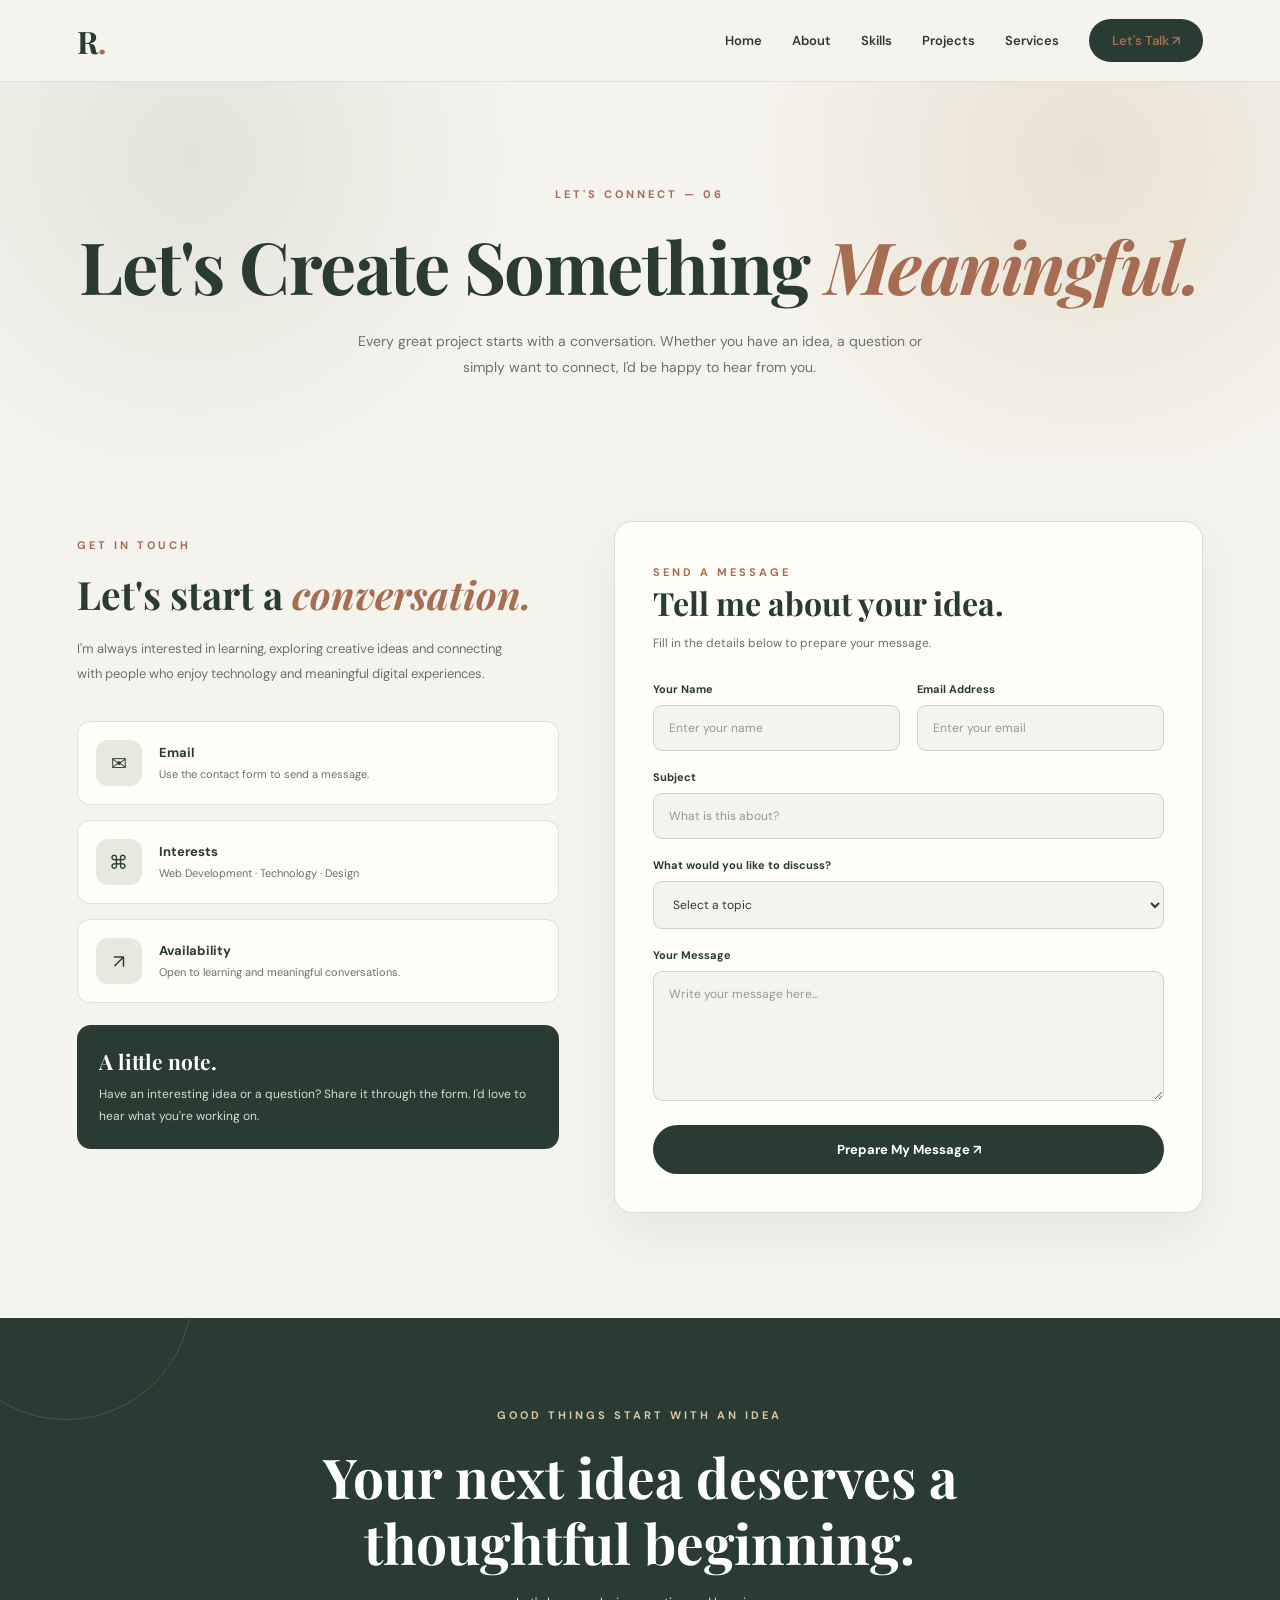
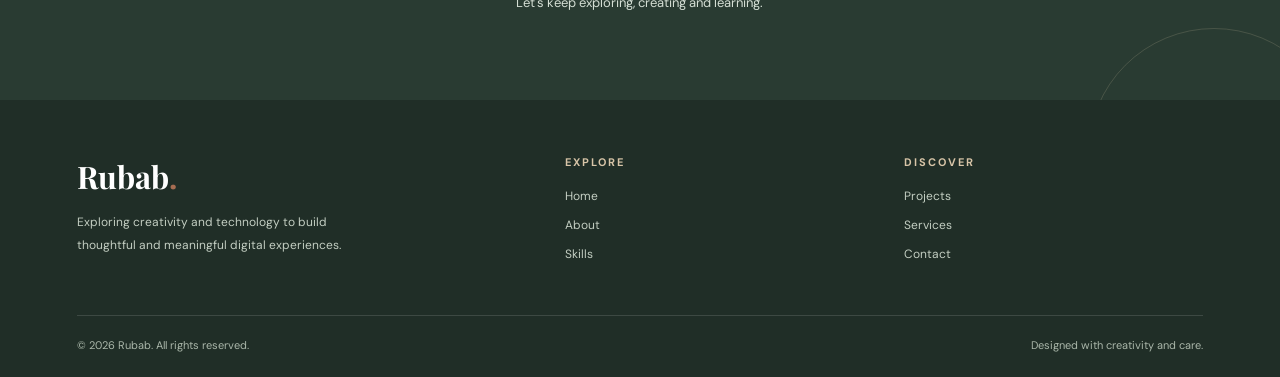
<file: contact.html>
<!DOCTYPE html>
<html lang="en">
<head>
<meta charset="UTF-8">
<meta name="viewport" content="width=device-width, initial-scale=1.0">
<title>Contact | Rubab Portfolio</title>
<meta name="description" content="Get in touch with Rubab to discuss ideas, projects and opportunities.">

<link rel="preconnect" href="https://fonts.googleapis.com">
<link rel="preconnect" href="https://fonts.gstatic.com" crossorigin>
<link href="https://fonts.googleapis.com/css2?family=DM+Sans:wght@400;500;600;700&family=Playfair+Display:wght@500;600;700&display=swap" rel="stylesheet">

<style>
:root {
    --ivory: #F5F3ED;
    --forest: #293B32;
    --dark: #202E27;
    --sage: #879582;
    --light-sage: #E7E9DF;
    --terracotta: #A66D52;
    --champagne: #D8C5A8;
    --white: #FFFDF8;
    --text: #68736B;
}

* {
    margin: 0;
    padding: 0;
    box-sizing: border-box;
    scroll-behavior: smooth;
}

body {
    font-family: 'DM Sans', sans-serif;
    background: var(--ivory);
    color: var(--forest);
    overflow-x: hidden;
}

a {
    text-decoration: none;
    color: inherit;
}

.container {
    width: min(1160px, 88%);
    margin: auto;
}

.eyebrow {
    color: var(--terracotta);
    font-size: 11px;
    font-weight: 700;
    letter-spacing: 3px;
}

/* NAVBAR */

.navbar {
    min-height: 82px;
    padding: 16px 6%;
    display: flex;
    align-items: center;
    justify-content: space-between;
    position: sticky;
    top: 0;
    z-index: 1000;
    background: rgba(245,243,237,.96);
    backdrop-filter: blur(15px);
    border-bottom: 1px solid rgba(41,59,50,.1);
}

.logo {
    font-family: 'Playfair Display', serif;
    font-size: 31px;
    font-weight: 700;
}

.logo span {
    color: var(--terracotta);
}

.nav-links {
    display: flex;
    align-items: center;
    gap: 30px;
}

.nav-links a {
    font-size: 13px;
    font-weight: 600;
    transition: .3s;
}

.nav-links a:hover,
.nav-links a.active {
    color: var(--terracotta);
}

.nav-links .contact-link {
    background: var(--forest);
    color: white;
    padding: 13px 23px;
    border-radius: 30px;
}

.nav-links .contact-link:hover {
    background: var(--terracotta);
    color: white;
}

.menu-toggle {
    display: none;
    border: 0;
    background: transparent;
    font-size: 27px;
    color: var(--forest);
    cursor: pointer;
}

/* HERO */

.contact-hero {
    padding: 100px 0 75px;
    text-align: center;
    background:
        radial-gradient(circle at 15% 20%, rgba(135,149,130,.17), transparent 30%),
        radial-gradient(circle at 85% 20%, rgba(216,197,168,.4), transparent 30%),
        var(--ivory);
}

.contact-hero h1 {
    font-family: 'Playfair Display', serif;
    font-size: clamp(45px, 6vw, 72px);
    line-height: 1.12;
    margin-top: 22px;
    letter-spacing: -1.5px;
}

.contact-hero h1 span {
    color: var(--terracotta);
    font-style: italic;
}

.contact-hero p {
    max-width: 590px;
    margin: 22px auto 0;
    color: var(--text);
    font-size: 14px;
    line-height: 1.9;
}

/* CONTACT MAIN */

.contact-main {
    padding: 65px 0 105px;
    background: var(--ivory);
}

.contact-grid {
    display: grid;
    grid-template-columns: .9fr 1.1fr;
    gap: 55px;
    align-items: start;
}

/* LEFT INFORMATION */

.contact-info {
    padding-top: 12px;
}

.contact-info h2 {
    font-family: 'Playfair Display', serif;
    font-size: 39px;
    line-height: 1.2;
    margin-top: 17px;
}

.contact-info h2 span {
    color: var(--terracotta);
    font-style: italic;
}

.contact-info > p {
    color: var(--text);
    font-size: 13px;
    line-height: 1.95;
    margin-top: 18px;
    max-width: 430px;
}

.info-list {
    display: grid;
    gap: 15px;
    margin-top: 35px;
}

.info-card {
    display: flex;
    align-items: center;
    gap: 17px;
    padding: 18px;
    background: var(--white);
    border: 1px solid rgba(135,149,130,.25);
    border-radius: 13px;
    transition: .3s;
}

.info-card:hover {
    transform: translateX(6px);
    border-color: var(--sage);
    box-shadow: 0 12px 25px rgba(41,59,50,.07);
}

.info-icon {
    width: 46px;
    height: 46px;
    flex-shrink: 0;
    display: grid;
    place-items: center;
    background: var(--light-sage);
    color: var(--forest);
    border-radius: 12px;
    font-size: 19px;
}

.info-card h3 {
    font-size: 13px;
    margin-bottom: 5px;
}

.info-card p {
    font-size: 11px;
    color: var(--text);
    line-height: 1.6;
}

.info-note {
    margin-top: 22px;
    padding: 22px;
    background: var(--forest);
    color: white;
    border-radius: 14px;
}

.info-note h3 {
    font-family: 'Playfair Display', serif;
    font-size: 21px;
}

.info-note p {
    color: #D4DED4;
    font-size: 12px;
    line-height: 1.8;
    margin-top: 9px;
}

/* CONTACT FORM */

.form-card {
    background: var(--white);
    border: 1px solid rgba(135,149,130,.3);
    border-radius: 18px;
    padding: 38px;
    box-shadow: 0 20px 50px rgba(41,59,50,.07);
}

.form-heading h2 {
    font-family: 'Playfair Display', serif;
    font-size: 32px;
}

.form-heading p {
    color: var(--text);
    font-size: 12px;
    line-height: 1.8;
    margin-top: 9px;
}

.contact-form {
    margin-top: 28px;
}

.form-row {
    display: grid;
    grid-template-columns: 1fr 1fr;
    gap: 17px;
}

.form-group {
    margin-bottom: 19px;
}

.form-group label {
    display: block;
    font-size: 11px;
    font-weight: 700;
    margin-bottom: 9px;
}

.form-group input,
.form-group textarea,
.form-group select {
    width: 100%;
    padding: 14px 15px;
    border: 1px solid rgba(135,149,130,.35);
    background: var(--ivory);
    color: var(--forest);
    border-radius: 9px;
    font-family: 'DM Sans', sans-serif;
    font-size: 12px;
    outline: none;
    transition: .3s;
}

.form-group input:focus,
.form-group textarea:focus,
.form-group select:focus {
    border-color: var(--terracotta);
    box-shadow: 0 0 0 3px rgba(166,109,82,.1);
    background: white;
}

.form-group textarea {
    min-height: 130px;
    resize: vertical;
}

.form-group input::placeholder,
.form-group textarea::placeholder {
    color: #929B91;
}

.submit-btn {
    width: 100%;
    padding: 16px 20px;
    background: var(--forest);
    color: white;
    border: none;
    border-radius: 30px;
    font-family: 'DM Sans', sans-serif;
    font-size: 13px;
    font-weight: 700;
    cursor: pointer;
    transition: .3s;
}

.submit-btn:hover {
    background: var(--terracotta);
    transform: translateY(-3px);
}

.form-message {
    display: none;
    margin-top: 17px;
    padding: 13px;
    border-radius: 9px;
    background: var(--light-sage);
    color: var(--forest);
    font-size: 12px;
    line-height: 1.7;
}

/* CLOSING BANNER */

.closing-section {
    background: var(--forest);
    color: white;
    padding: 85px 0;
    text-align: center;
    position: relative;
    overflow: hidden;
}

.closing-section::before,
.closing-section::after {
    content: "";
    position: absolute;
    width: 250px;
    height: 250px;
    border: 1px solid rgba(216,197,168,.18);
    border-radius: 50%;
}

.closing-section::before {
    top: -150px;
    left: -60px;
}

.closing-section::after {
    bottom: -180px;
    right: -60px;
}

.closing-section .eyebrow {
    color: var(--champagne);
}

.closing-section h2 {
    font-family: 'Playfair Display', serif;
    font-size: clamp(36px, 5vw, 55px);
    max-width: 720px;
    margin: 19px auto 0;
    line-height: 1.2;
}

.closing-section p {
    color: #D4DED4;
    font-size: 13px;
    line-height: 1.8;
    margin-top: 16px;
}

/* FOOTER */

.footer {
    background: var(--dark);
    color: white;
    padding: 55px 0 25px;
}

.footer-grid {
    display: grid;
    grid-template-columns: 1.5fr 1fr 1fr;
    gap: 40px;
    padding-bottom: 40px;
}

.footer-brand h2 {
    font-family: 'Playfair Display', serif;
    font-size: 31px;
}

.footer-brand h2 span {
    color: var(--terracotta);
}

.footer-brand p {
    color: #C3CEC2;
    font-size: 12px;
    line-height: 1.9;
    max-width: 280px;
    margin-top: 14px;
}

.footer-column h4 {
    color: var(--champagne);
    font-size: 11px;
    letter-spacing: 2px;
    margin-bottom: 19px;
}

.footer-column a {
    display: block;
    color: #C3CEC2;
    font-size: 12px;
    margin-bottom: 13px;
    transition: .3s;
}

.footer-column a:hover {
    color: var(--champagne);
    transform: translateX(3px);
}

.footer-bottom {
    border-top: 1px solid rgba(255,255,255,.13);
    padding-top: 22px;
    display: flex;
    justify-content: space-between;
    flex-wrap: wrap;
    gap: 15px;
    color: #AAB7AA;
    font-size: 11px;
}

/* ANIMATIONS */

.reveal {
    opacity: 0;
    transform: translateY(24px);
    transition: opacity .8s ease, transform .8s ease;
}

.reveal.show {
    opacity: 1;
    transform: translateY(0);
}

/* RESPONSIVE */

@media(max-width: 900px) {
    .contact-grid {
        gap: 30px;
    }

    .form-card {
        padding: 28px;
    }
}

@media(max-width: 720px) {
    .navbar {
        min-height: 73px;
        padding: 14px 6%;
    }

    .menu-toggle {
        display: block;
    }

    .nav-links {
        display: none;
        position: absolute;
        top: 72px;
        left: 0;
        width: 100%;
        padding: 25px 7%;
        background: var(--ivory);
        flex-direction: column;
        align-items: flex-start;
        gap: 22px;
        box-shadow: 0 15px 25px rgba(41,59,50,.09);
    }

    .nav-links.open {
        display: flex;
    }

    .contact-hero {
        padding: 75px 0 55px;
    }

    .contact-hero h1 {
        font-size: clamp(43px, 10vw, 60px);
    }

    .contact-main {
        padding: 45px 0 75px;
    }

    .contact-grid {
        grid-template-columns: 1fr;
        gap: 40px;
    }

    .contact-info h2 {
        font-size: 35px;
    }

    .form-card {
        padding: 25px 20px;
    }

    .form-row {
        grid-template-columns: 1fr;
        gap: 0;
    }

    .closing-section {
        padding: 70px 0;
    }

    .footer-grid {
        grid-template-columns: 1fr 1fr;
        gap: 30px 20px;
    }

    .footer-brand {
        grid-column: 1 / -1;
    }

    .footer-bottom {
        flex-direction: column;
        text-align: center;
    }
}

@media(max-width: 400px) {
    .footer-grid {
        grid-template-columns: 1fr;
    }

    .footer-brand {
        grid-column: auto;
    }
}

@media(prefers-reduced-motion: reduce) {
    *,
    *::before,
    *::after {
        scroll-behavior: auto !important;
        animation-duration: .01ms !important;
        transition-duration: .01ms !important;
    }

    .reveal {
        opacity: 1;
        transform: none;
    }
}
</style>
</head>

<body>

<!-- NAVBAR -->

<nav class="navbar">
    <a href="index.html" class="logo">R<span>.</span></a>

    <button class="menu-toggle" id="menuToggle"
        aria-label="Open menu" aria-expanded="false">☰</button>

    <div class="nav-links" id="navLinks">
        <a href="index.html">Home</a>
        <a href="about.html">About</a>
        <a href="skills.html">Skills</a>
        <a href="projects.html">Projects</a>
        <a href="services.html">Services</a>
        <a href="contact.html" class="contact-link active">Let's Talk ↗</a>
    </div>
</nav>

<!-- HERO -->

<header class="contact-hero">
    <div class="container reveal">

        <span class="eyebrow">LET'S CONNECT — 06</span>

        <h1>
            Let's Create Something
            <span>Meaningful.</span>
        </h1>

        <p>
            Every great project starts with a conversation.
            Whether you have an idea, a question or simply want to connect,
            I'd be happy to hear from you.
        </p>

    </div>
</header>

<!-- CONTACT CONTENT -->

<section class="contact-main">
    <div class="container contact-grid">

        <!-- LEFT SIDE -->

        <div class="contact-info reveal">

            <span class="eyebrow">GET IN TOUCH</span>

            <h2>
                Let's start a
                <span>conversation.</span>
            </h2>

            <p>
                I'm always interested in learning, exploring creative
                ideas and connecting with people who enjoy technology
                and meaningful digital experiences.
            </p>

            <div class="info-list">

                <div class="info-card">
                    <div class="info-icon">✉</div>
                    <div>
                        <h3>Email</h3>
                        <p>Use the contact form to send a message.</p>
                    </div>
                </div>

                <div class="info-card">
                    <div class="info-icon">⌘</div>
                    <div>
                        <h3>Interests</h3>
                        <p>Web Development · Technology · Design</p>
                    </div>
                </div>

                <div class="info-card">
                    <div class="info-icon">↗</div>
                    <div>
                        <h3>Availability</h3>
                        <p>Open to learning and meaningful conversations.</p>
                    </div>
                </div>

            </div>

            <div class="info-note">
                <h3>A little note.</h3>
                <p>
                    Have an interesting idea or a question?
                    Share it through the form. I'd love to hear
                    what you're working on.
                </p>
            </div>

        </div>

        <!-- RIGHT SIDE FORM -->

        <div class="form-card reveal">

            <div class="form-heading">
                <span class="eyebrow">SEND A MESSAGE</span>
                <h2>Tell me about your idea.</h2>
                <p>
                    Fill in the details below to prepare your message.
                </p>
            </div>

            <form class="contact-form" id="contactForm">

                <div class="form-row">

                    <div class="form-group">
                        <label for="name">Your Name</label>
                        <input
                            type="text"
                            id="name"
                            name="name"
                            placeholder="Enter your name"
                            required>
                    </div>

                    <div class="form-group">
                        <label for="email">Email Address</label>
                        <input
                            type="email"
                            id="email"
                            name="email"
                            placeholder="Enter your email"
                            required>
                    </div>

                </div>

                <div class="form-group">
                    <label for="subject">Subject</label>
                    <input
                        type="text"
                        id="subject"
                        name="subject"
                        placeholder="What is this about?"
                        required>
                </div>

                <div class="form-group">
                    <label for="topic">What would you like to discuss?</label>
                    <select id="topic" name="topic" required>
                        <option value="" disabled selected>Select a topic</option>
                        <option value="Web Development">Web Development</option>
                        <option value="Project Discussion">Project Discussion</option>
                        <option value="Collaboration">Collaboration</option>
                        <option value="General Conversation">General Conversation</option>
                        <option value="Other">Other</option>
                    </select>
                </div>

                <div class="form-group">
                    <label for="message">Your Message</label>
                    <textarea
                        id="message"
                        name="message"
                        placeholder="Write your message here..."
                        required></textarea>
                </div>

                <button type="submit" class="submit-btn">
                    Prepare My Message ↗
                </button>

                <div class="form-message" id="formMessage" role="status">
                    Your message details have been prepared.
                    Connect an email service to enable actual delivery.
                </div>

            </form>

        </div>

    </div>
</section>

<!-- CLOSING BANNER -->

<section class="closing-section">
    <div class="container reveal">

        <span class="eyebrow">GOOD THINGS START WITH AN IDEA</span>

        <h2>
            Your next idea deserves
            a thoughtful beginning.
        </h2>

        <p>
            Let's keep exploring, creating and learning.
        </p>

    </div>
</section>

<!-- FOOTER -->

<footer class="footer">
    <div class="container">

        <div class="footer-grid">

            <div class="footer-brand">
                <h2>Rubab<span>.</span></h2>
                <p>
                    Exploring creativity and technology to build
                    thoughtful and meaningful digital experiences.
                </p>
            </div>

            <div class="footer-column">
                <h4>EXPLORE</h4>
                <a href="index.html">Home</a>
                <a href="about.html">About</a>
                <a href="skills.html">Skills</a>
            </div>

            <div class="footer-column">
                <h4>DISCOVER</h4>
                <a href="projects.html">Projects</a>
                <a href="services.html">Services</a>
                <a href="contact.html">Contact</a>
            </div>

        </div>

        <div class="footer-bottom">
            <span>© 2026 Rubab. All rights reserved.</span>
            <span>Designed with creativity and care.</span>
        </div>

    </div>
</footer>

<script>

/* MOBILE NAVIGATION */

const menuToggle = document.getElementById("menuToggle");
const navLinks = document.getElementById("navLinks");

menuToggle.addEventListener("click", function() {

    navLinks.classList.toggle("open");

    const isOpen = navLinks.classList.contains("open");

    menuToggle.setAttribute("aria-expanded", isOpen);
    menuToggle.textContent = isOpen ? "✕" : "☰";

});

document.querySelectorAll(".nav-links a").forEach(function(link) {

    link.addEventListener("click", function() {
        navLinks.classList.remove("open");
        menuToggle.setAttribute("aria-expanded", "false");
        menuToggle.textContent = "☰";
    });

});

/* CONTACT FORM DEMO */

const contactForm = document.getElementById("contactForm");
const formMessage = document.getElementById("formMessage");

contactForm.addEventListener("submit", function(event) {

    event.preventDefault();

    if (!contactForm.checkValidity()) {
        contactForm.reportValidity();
        return;
    }

    formMessage.style.display = "block";
    contactForm.reset();

    formMessage.scrollIntoView({
        behavior: "smooth",
        block: "nearest"
    });

});

/* SCROLL REVEAL */

const observer = new IntersectionObserver(function(entries) {

    entries.forEach(function(entry) {

        if (entry.isIntersecting) {
            entry.target.classList.add("show");
            observer.unobserve(entry.target);
        }

    });

}, {
    threshold: 0.12
});

document.querySelectorAll(".reveal").forEach(function(element) {
    observer.observe(element);
});

</script>

</body>
</html>
</file>
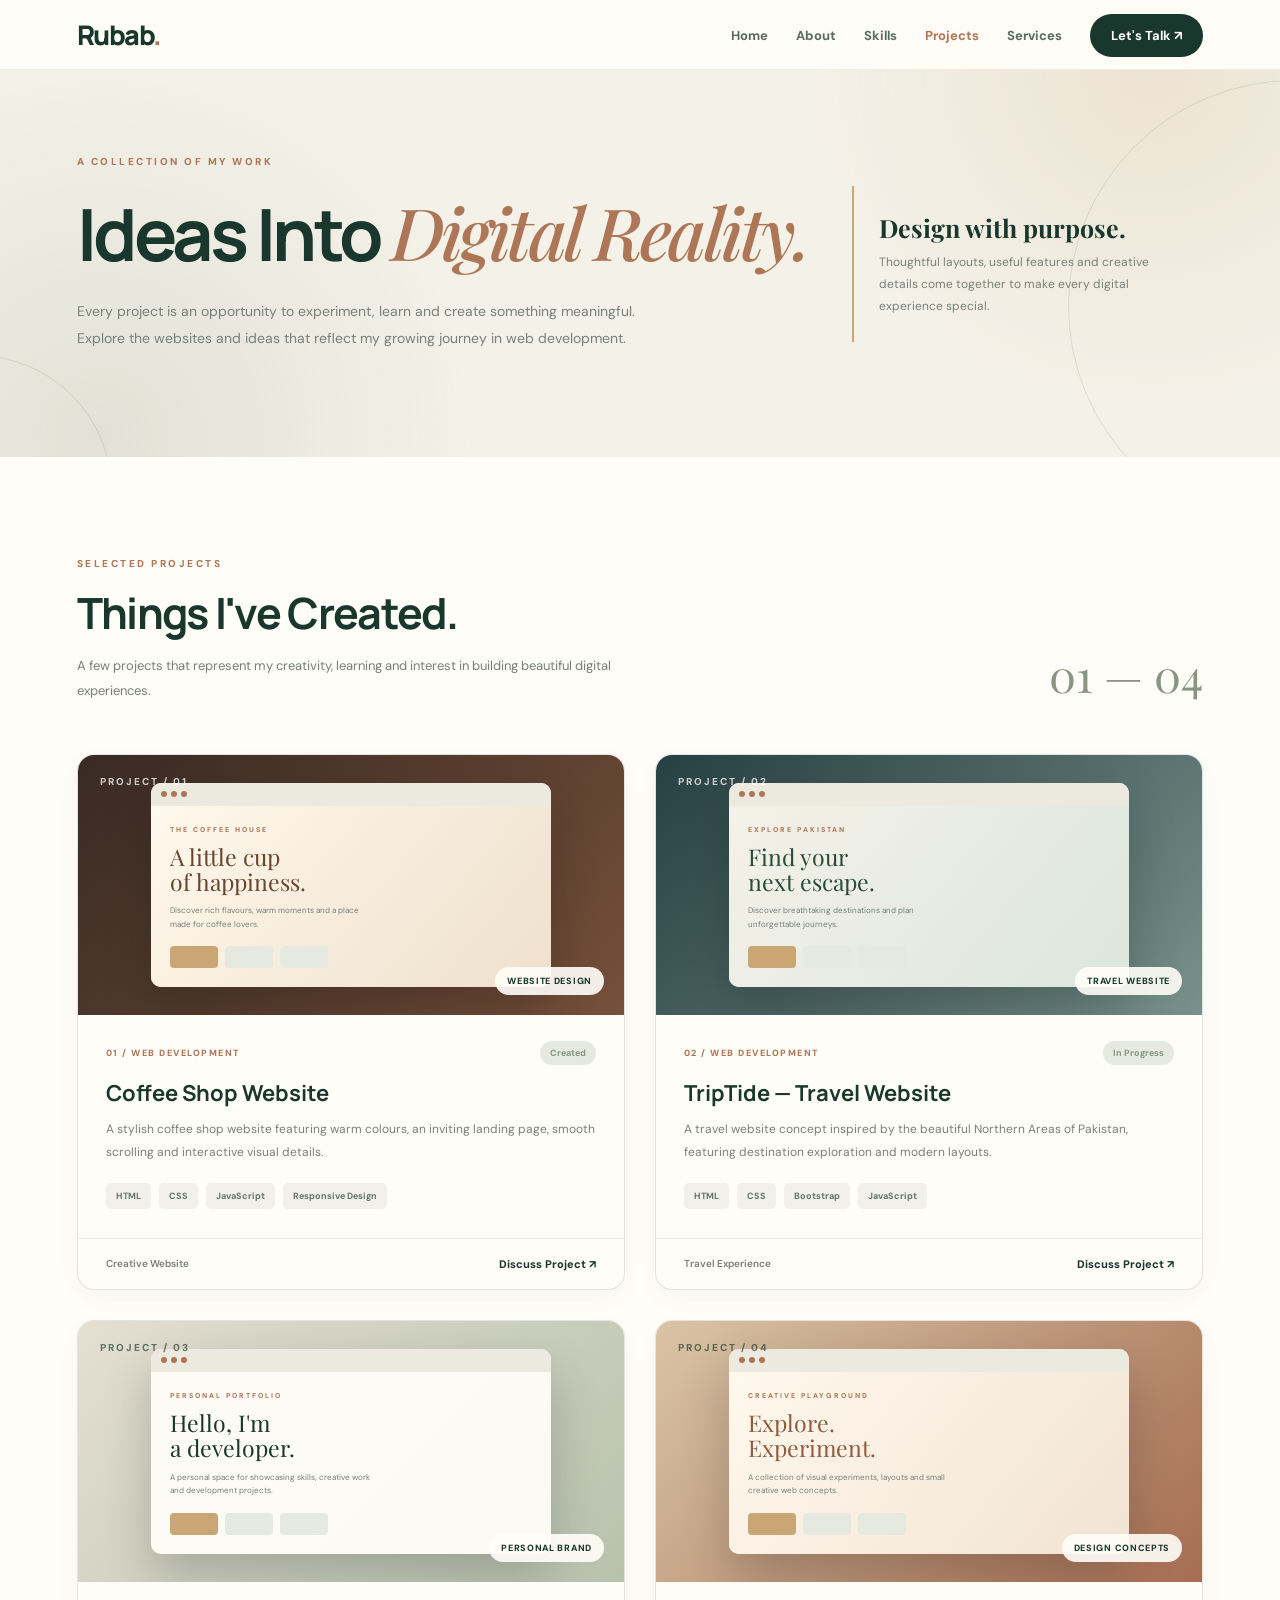
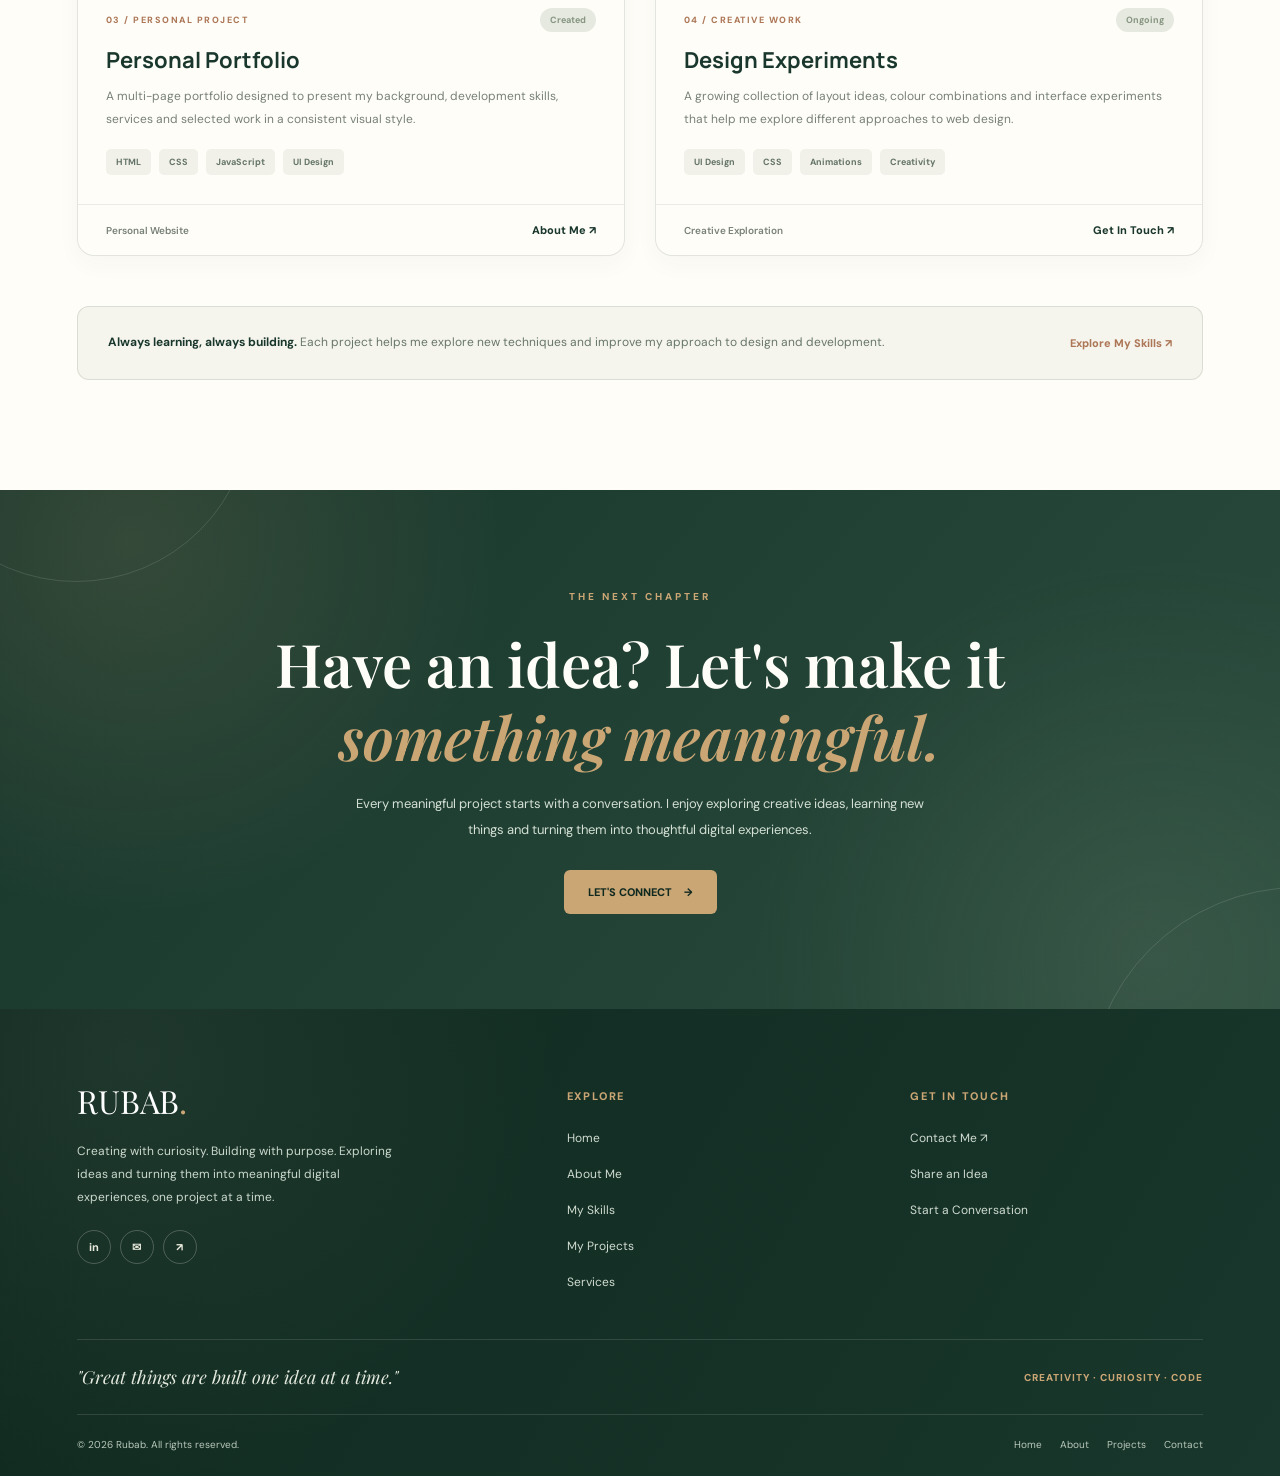
<file: projects.html>
<!DOCTYPE html>
<html lang="en">
<head>
<meta charset="UTF-8">
<meta name="viewport" content="width=device-width, initial-scale=1.0">
<title>Projects | Rubab Portfolio</title>

<link rel="preconnect" href="https://fonts.googleapis.com">
<link href="https://fonts.googleapis.com/css2?family=DM+Sans:wght@400;500;600;700;800&family=Manrope:wght@400;500;600;700;800&family=Playfair+Display:ital,wght@0,500;0,600;0,700;1,500;1,600&display=swap" rel="stylesheet">

<style>
:root {
  --cream: #f4f1e8;
  --white: #fffdf8;
  --forest: #19372c;
  --forest2: #294b3c;
  --forest3: #10291f;
  --sage: #879582;
  --sage-light: #e5e9df;
  --copper: #ad7757;
  --gold: #cba675;
  --ink: #29372f;
  --muted: #778178;
}

* {
  margin: 0;
  padding: 0;
  box-sizing: border-box;
}

html {
  scroll-behavior: smooth;
  scroll-padding-top: 90px;
}

body {
  background: var(--cream);
  color: var(--ink);
  font-family: 'DM Sans', sans-serif;
  overflow-x: hidden;
}

a {
  text-decoration: none;
  color: inherit;
}

.container {
  width: min(1160px, 88%);
  margin: auto;
}

/* NAVBAR */

.navbar {
  position: fixed;
  z-index: 1000;
  top: 0;
  width: 100%;
  padding: 16px 0;
  background: rgba(255,253,248,.94);
  backdrop-filter: blur(16px);
  border-bottom: 1px solid rgba(25,55,44,.08);
  transition: .3s;
}

.navbar.scrolled {
  padding: 10px 0;
  box-shadow: 0 8px 25px rgba(25,55,44,.08);
}

.nav-inner {
  display: flex;
  justify-content: space-between;
  align-items: center;
}

.logo {
  font-family: 'Manrope', sans-serif;
  font-size: 27px;
  font-weight: 800;
  letter-spacing: -1.5px;
  color: var(--forest);
}

.logo span {
  color: var(--copper);
}

.nav-links {
  display: flex;
  align-items: center;
  gap: 28px;
  list-style: none;
}

.nav-links a {
  color: #596b60;
  font-size: 13px;
  font-weight: 700;
  transition: .3s;
}

.nav-links a:hover,
.nav-links a.active {
  color: var(--copper);
}

.nav-links .talk-link {
  padding: 13px 21px;
  border-radius: 30px;
  background: var(--forest);
  color: white;
}

.nav-links .talk-link:hover {
  background: var(--copper);
  transform: translateY(-3px);
}

.menu-btn {
  display: none;
  width: 42px;
  height: 42px;
  border: none;
  border-radius: 50%;
  background: var(--forest);
  color: white;
  font-size: 21px;
  cursor: pointer;
}

/* HERO */

.hero {
  padding: 155px 0 105px;
  position: relative;
  overflow: hidden;
  background:
    radial-gradient(circle at 90% 15%, rgba(203,166,117,.19), transparent 28%),
    radial-gradient(circle at 8% 95%, rgba(135,149,130,.17), transparent 30%),
    var(--cream);
}

.hero::before {
  content: "";
  position: absolute;
  width: 450px;
  height: 450px;
  right: -240px;
  top: 80px;
  border: 1px solid rgba(135,149,130,.23);
  border-radius: 50%;
}

.hero::after {
  content: "";
  position: absolute;
  width: 270px;
  height: 270px;
  left: -160px;
  bottom: -170px;
  border: 1px solid rgba(173,119,87,.22);
  border-radius: 50%;
}

.hero-content {
  position: relative;
  z-index: 2;
  display: grid;
  grid-template-columns: 1fr .48fr;
  align-items: end;
  gap: 45px;
}

.kicker {
  color: var(--copper);
  font-size: 10px;
  font-weight: 800;
  letter-spacing: 2.5px;
  margin-bottom: 23px;
  text-transform: uppercase;
}

.hero h1 {
  max-width: 780px;
  font-family: 'Manrope', sans-serif;
  font-size: clamp(43px, 6vw, 72px);
  line-height: 1.12;
  letter-spacing: -3.5px;
  color: var(--forest);
  margin-bottom: 23px;
}

.hero h1 span {
  color: var(--copper);
  font-family: 'Playfair Display', serif;
  font-style: italic;
  font-weight: 500;
}

.hero-description {
  max-width: 600px;
  color: var(--muted);
  font-size: 14px;
  line-height: 1.95;
}

.hero-side {
  padding: 25px;
  border-left: 2px solid var(--gold);
  margin-bottom: 10px;
}

.hero-side strong {
  display: block;
  font-family: 'Playfair Display', serif;
  font-size: 25px;
  color: var(--forest);
  margin-bottom: 8px;
}

.hero-side p {
  font-size: 12px;
  color: var(--muted);
  line-height: 1.8;
}

/* PROJECT SECTION */

.projects-section {
  padding: 100px 0 110px;
  background: var(--white);
}

.section-top {
  display: flex;
  justify-content: space-between;
  align-items: end;
  gap: 30px;
  margin-bottom: 50px;
}

.section-heading .kicker {
  margin-bottom: 13px;
}

.section-heading h2 {
  font-family: 'Manrope', sans-serif;
  font-size: clamp(30px, 4vw, 43px);
  letter-spacing: -1.7px;
  color: var(--forest);
  margin-bottom: 12px;
}

.section-heading p {
  max-width: 560px;
  font-size: 13px;
  line-height: 1.9;
  color: var(--muted);
}

.project-count {
  color: var(--sage);
  font-family: 'Playfair Display', serif;
  font-size: 45px;
  white-space: nowrap;
}

.project-grid {
  display: grid;
  grid-template-columns: repeat(2, 1fr);
  gap: 30px;
}

/* PROJECT CARDS */

.project-card {
  background: var(--white);
  border: 1px solid rgba(25,55,44,.12);
  border-radius: 17px;
  overflow: hidden;
  transition: .4s ease;
  box-shadow: 0 8px 25px rgba(25,55,44,.035);
}

.project-card:hover {
  transform: translateY(-10px);
  border-color: rgba(173,119,87,.45);
  box-shadow: 0 25px 55px rgba(25,55,44,.12);
}

.project-preview {
  min-height: 260px;
  position: relative;
  overflow: hidden;
  display: flex;
  align-items: center;
  justify-content: center;
  padding: 28px;
}

.preview-coffee {
  background: linear-gradient(135deg,#382a23,#76503a);
}

.preview-travel {
  background: linear-gradient(135deg,#263f42,#78918a);
}

.preview-portfolio {
  background: linear-gradient(135deg,#e4dfd1,#b7c2ad);
}

.preview-design {
  background: linear-gradient(135deg,#d9c4a5,#a66d52);
}

/* Decorative project previews */

.browser-window {
  width: 90%;
  max-width: 400px;
  min-height: 190px;
  background: rgba(255,253,248,.95);
  border-radius: 10px;
  overflow: hidden;
  box-shadow: 0 22px 50px rgba(0,0,0,.2);
  transition: .45s ease;
}

.project-card:hover .browser-window {
  transform: scale(1.045) rotate(-1deg);
}

.browser-top {
  height: 23px;
  padding: 0 10px;
  background: #ece9df;
  display: flex;
  align-items: center;
  gap: 4px;
}

.browser-top i {
  width: 6px;
  height: 6px;
  background: #ad7757;
  border-radius: 50%;
}

.browser-content {
  padding: 19px;
  color: var(--forest);
}

.browser-label {
  font-size: 7px;
  font-weight: 800;
  letter-spacing: 2px;
  color: var(--copper);
  margin-bottom: 10px;
}

.browser-title {
  font-family: 'Playfair Display', serif;
  font-size: 23px;
  line-height: 1.1;
  margin-bottom: 10px;
}

.browser-text {
  font-size: 8px;
  line-height: 1.7;
  color: #738076;
  max-width: 210px;
}

.preview-coffee .browser-title {
  color: #68452f;
}

.preview-travel .browser-title {
  color: #294b3c;
}

.preview-portfolio .browser-title {
  color: #19372c;
}

.preview-design .browser-title {
  color: #8d5c41;
}

.preview-bottom {
  display: flex;
  gap: 7px;
  margin-top: 15px;
}

.preview-bottom span {
  width: 48px;
  height: 22px;
  border-radius: 4px;
  background: #e5e9df;
}

.preview-bottom span:first-child {
  background: #cba675;
}

.preview-travel .browser-content {
  background: linear-gradient(130deg,#f4f1e8,#dce6dc);
}

.preview-coffee .browser-content {
  background: linear-gradient(130deg,#fff8ec,#eee0cc);
}

.preview-design .browser-content {
  background: linear-gradient(130deg,#fff8ec,#f1e3d4);
}

.project-index {
  position: absolute;
  top: 20px;
  left: 22px;
  color: rgba(255,255,255,.75);
  font-size: 10px;
  font-weight: 800;
  letter-spacing: 2px;
}

.preview-portfolio .project-index,
.preview-design .project-index {
  color: rgba(25,55,44,.65);
}

.project-type {
  position: absolute;
  right: 20px;
  bottom: 20px;
  padding: 8px 12px;
  border-radius: 30px;
  background: rgba(255,253,248,.91);
  color: var(--forest);
  font-size: 9px;
  font-weight: 800;
  letter-spacing: .7px;
}

/* PROJECT INFORMATION */

.project-info {
  padding: 26px 28px 29px;
}

.project-meta {
  display: flex;
  justify-content: space-between;
  align-items: center;
  margin-bottom: 13px;
  gap: 12px;
}

.project-category {
  color: var(--copper);
  font-size: 9px;
  font-weight: 800;
  letter-spacing: 1.5px;
  text-transform: uppercase;
}

.project-status {
  font-size: 9px;
  font-weight: 700;
  color: var(--sage);
  background: var(--sage-light);
  padding: 6px 10px;
  border-radius: 30px;
}

.project-info h3 {
  color: var(--forest);
  font-family: 'Manrope', sans-serif;
  font-size: 22px;
  margin-bottom: 10px;
}

.project-info p {
  color: var(--muted);
  font-size: 12px;
  line-height: 1.9;
  margin-bottom: 19px;
}

.project-tags {
  display: flex;
  flex-wrap: wrap;
  gap: 8px;
}

.project-tags span {
  padding: 7px 10px;
  background: #f1f1e9;
  border-radius: 5px;
  color: #657468;
  font-size: 9px;
  font-weight: 700;
}

/* SMALL BOTTOM STRIP */

.project-bottom {
  padding: 18px 28px;
  border-top: 1px solid rgba(25,55,44,.09);
  display: flex;
  justify-content: space-between;
  align-items: center;
}

.project-bottom span {
  color: var(--muted);
  font-size: 10px;
  font-weight: 600;
}

.project-bottom a {
  display: inline-flex;
  align-items: center;
  gap: 8px;
  color: var(--forest);
  font-size: 11px;
  font-weight: 800;
  transition: .3s;
}

.project-bottom a:hover {
  color: var(--copper);
  gap: 13px;
}

/* BOTTOM NOTE */

.project-note {
  margin-top: 50px;
  padding: 25px 30px;
  border: 1px solid rgba(135,149,130,.25);
  border-radius: 12px;
  background: #f5f5ed;
  display: flex;
  align-items: center;
  justify-content: space-between;
  gap: 25px;
}

.project-note p {
  color: #68766a;
  font-size: 12px;
  line-height: 1.8;
}

.project-note strong {
  color: var(--forest);
}

.project-note a {
  flex-shrink: 0;
  color: var(--copper);
  font-size: 11px;
  font-weight: 800;
}

/* CTA */

.final-cta {
  position: relative;
  overflow: hidden;
  text-align: center;
  padding: 100px 20px 95px;
  background:
    radial-gradient(circle at 10% 10%,rgba(203,166,117,.15),transparent 30%),
    radial-gradient(circle at 90% 90%,rgba(135,149,130,.18),transparent 32%),
    linear-gradient(130deg,#19372c,#294b3c);
}

.final-cta::before,
.final-cta::after {
  content: "";
  position: absolute;
  border: 1px solid rgba(255,255,255,.12);
  border-radius: 50%;
}

.final-cta::before {
  width: 350px;
  height: 350px;
  top: -260px;
  left: -100px;
}

.final-cta::after {
  width: 420px;
  height: 420px;
  bottom: -300px;
  right: -230px;
}

.cta-content {
  position: relative;
  z-index: 1;
  max-width: 760px;
  margin: auto;
}

.cta-kicker {
  color: var(--gold);
  font-size: 10px;
  font-weight: 800;
  letter-spacing: 3px;
  margin-bottom: 24px;
}

.cta-content h2 {
  color: var(--white);
  font-family: 'Playfair Display', serif;
  font-size: clamp(39px,5.5vw,60px);
  line-height: 1.22;
  font-weight: 600;
  margin-bottom: 18px;
}

.cta-content h2 span {
  display: block;
  color: var(--gold);
  font-style: italic;
}

.cta-content p {
  max-width: 590px;
  margin: 0 auto 28px;
  color: #d4e0d5;
  font-size: 13px;
  line-height: 1.95;
}

.cta-button {
  display: inline-flex;
  align-items: center;
  gap: 12px;
  padding: 15px 24px;
  background: var(--gold);
  color: var(--forest3);
  border-radius: 6px;
  font-size: 11px;
  font-weight: 800;
  transition: .3s;
}

.cta-button:hover {
  background: var(--white);
  transform: translateY(-4px);
}

/* COMPLETE FOOTER */

footer {
  background:
    radial-gradient(circle at 10% 10%,rgba(135,149,130,.12),transparent 35%),
    linear-gradient(120deg,#10291f,#19372c);
  color: white;
  padding: 70px 0 25px;
}

.footer-top {
  display: grid;
  grid-template-columns: 1.2fr .8fr .8fr;
  gap: 50px;
  padding-bottom: 48px;
}

.footer-brand {
  max-width: 330px;
}

.footer-logo {
  font-family: 'Playfair Display', serif;
  font-size: 32px;
  color: white;
  display: inline-block;
  margin-bottom: 18px;
}

.footer-logo span {
  color: var(--gold);
}

.footer-brand p {
  color: #cbd9ce;
  font-size: 12px;
  line-height: 1.9;
  margin-bottom: 22px;
}

.footer-socials {
  display: flex;
  flex-wrap: wrap;
  gap: 9px;
}

.footer-socials a {
  width: 34px;
  height: 34px;
  display: grid;
  place-items: center;
  border-radius: 50%;
  border: 1px solid rgba(255,255,255,.22);
  color: #e8e9dc;
  font-size: 11px;
  font-weight: 800;
  transition: .3s;
}

.footer-socials a:hover {
  background: var(--gold);
  color: var(--forest3);
  border-color: var(--gold);
  transform: translateY(-4px);
}

.footer-column h3 {
  color: var(--gold);
  font-size: 11px;
  font-weight: 800;
  letter-spacing: 1.8px;
  margin: 10px 0 23px;
}

.footer-column ul {
  list-style: none;
  display: flex;
  flex-direction: column;
  gap: 15px;
}

.footer-column a {
  color: #d0dbd1;
  font-size: 12px;
  transition: .3s;
}

.footer-column a:hover {
  color: var(--gold);
  padding-left: 5px;
}

.footer-quote {
  border-top: 1px solid rgba(255,255,255,.12);
  border-bottom: 1px solid rgba(255,255,255,.12);
  padding: 25px 0;
  margin-bottom: 23px;
  display: flex;
  justify-content: space-between;
  align-items: center;
  gap: 20px;
}

.footer-quote p {
  color: #e4e9de;
  font-family: 'Playfair Display',serif;
  font-size: 18px;
  font-style: italic;
}

.footer-quote span {
  color: var(--gold);
  font-size: 10px;
  font-weight: 800;
  letter-spacing: 1px;
}

.footer-bottom {
  display: flex;
  justify-content: space-between;
  align-items: center;
  gap: 20px;
  color: #b9c8bc;
  font-size: 10px;
}

.footer-bottom-links {
  display: flex;
  gap: 18px;
  flex-wrap: wrap;
}

.footer-bottom-links a {
  transition: .3s;
}

.footer-bottom-links a:hover {
  color: var(--gold);
}

/* ANIMATIONS */

.reveal {
  opacity: 0;
  transform: translateY(28px);
  transition: opacity .75s ease, transform .75s ease;
}

.reveal.visible {
  opacity: 1;
  transform: translateY(0);
}

.project-card:nth-child(2) {
  transition-delay: .1s;
}

.project-card:nth-child(3) {
  transition-delay: .15s;
}

.project-card:nth-child(4) {
  transition-delay: .2s;
}

/* RESPONSIVE */

@media(max-width: 850px) {
  .nav-links {
    gap: 16px;
  }

  .nav-links a {
    font-size: 11px;
  }

  .hero-content {
    grid-template-columns: 1fr .65fr;
    gap: 25px;
  }

  .footer-top {
    gap: 30px;
  }
}

@media(max-width: 700px) {
  .navbar {
    padding: 12px 0;
  }

  .menu-btn {
    display: block;
  }

  .nav-links {
    display: none;
    position: absolute;
    top: 68px;
    left: 6%;
    width: 88%;
    background: var(--white);
    border-radius: 15px;
    border: 1px solid rgba(25,55,44,.12);
    padding: 16px;
    flex-direction: column;
    align-items: stretch;
    gap: 0;
    box-shadow: 0 20px 45px rgba(25,55,44,.12);
  }

  .nav-links.open {
    display: flex;
  }

  .nav-links li a {
    display: block;
    padding: 13px 8px;
    font-size: 13px;
  }

  .nav-links .talk-link {
    text-align: center;
    margin-top: 8px;
  }

  .hero {
    padding: 125px 0 75px;
  }

  .hero-content {
    grid-template-columns: 1fr;
    gap: 30px;
  }

  .hero h1 {
    font-size: 47px;
    letter-spacing: -2.5px;
  }

  .hero-side {
    max-width: 390px;
  }

  .projects-section {
    padding: 75px 0;
  }

  .section-top {
    align-items: flex-start;
    flex-direction: column;
    margin-bottom: 35px;
  }

  .project-count {
    font-size: 32px;
  }

  .project-grid {
    grid-template-columns: 1fr;
    gap: 23px;
  }

  .project-preview {
    min-height: 235px;
  }

  .project-note {
    align-items: flex-start;
    flex-direction: column;
  }

  .final-cta {
    padding: 80px 20px;
  }

  .cta-content h2 {
    font-size: 41px;
  }

  .footer-top {
    grid-template-columns: 1fr 1fr;
    gap: 35px 25px;
  }

  .footer-brand {
    grid-column: 1 / -1;
  }

  .footer-quote {
    align-items: flex-start;
    flex-direction: column;
  }

  .footer-bottom {
    align-items: flex-start;
    flex-direction: column;
  }
}

@media(max-width: 400px) {
  .hero h1 {
    font-size: 39px;
  }

  .project-info {
    padding: 22px;
  }

  .project-preview {
    min-height: 210px;
    padding: 15px;
  }

  .footer-top {
    grid-template-columns: 1fr;
  }

  .footer-brand {
    grid-column: auto;
  }

  .cta-content h2 {
    font-size: 35px;
  }
}

@media(prefers-reduced-motion: reduce) {
  *,*::before,*::after {
    animation-duration: .01ms !important;
    transition-duration: .01ms !important;
    scroll-behavior: auto !important;
  }

  .reveal {
    opacity: 1;
    transform: none;
  }
}
</style>
</head>

<body>

<!-- NAVBAR -->
<nav class="navbar" id="navbar">
  <div class="container nav-inner">

    <a href="index.html" class="logo">Rubab<span>.</span></a>

    <button class="menu-btn" id="menuBtn" aria-label="Toggle menu" aria-expanded="false">☰</button>

    <ul class="nav-links" id="navLinks">
      <li><a href="index.html">Home</a></li>
      <li><a href="about.html">About</a></li>
      <li><a href="skills.html">Skills</a></li>
      <li><a href="projects.html" class="active">Projects</a></li>
      <li><a href="services.html">Services</a></li>
      <li><a href="contact.html" class="talk-link">Let's Talk ↗</a></li>
    </ul>

  </div>
</nav>

<!-- HERO -->
<header class="hero">
  <div class="container hero-content">

    <div class="reveal">
      <div class="kicker">A COLLECTION OF MY WORK</div>

      <h1>
        Ideas Into
        <span>Digital Reality.</span>
      </h1>

      <p class="hero-description">
        Every project is an opportunity to experiment, learn and create
        something meaningful. Explore the websites and ideas that reflect
        my growing journey in web development.
      </p>
    </div>

    <div class="hero-side reveal">
      <strong>Design with purpose.</strong>
      <p>
        Thoughtful layouts, useful features and creative details
        come together to make every digital experience special.
      </p>
    </div>

  </div>
</header>

<!-- PROJECTS -->
<section class="projects-section">
  <div class="container">

    <div class="section-top reveal">
      <div class="section-heading">
        <div class="kicker">SELECTED PROJECTS</div>
        <h2>Things I've Created.</h2>
        <p>
          A few projects that represent my creativity, learning
          and interest in building beautiful digital experiences.
        </p>
      </div>

      <div class="project-count">01 — 04</div>
    </div>

    <div class="project-grid">

      <!-- COFFEE SHOP -->
      <article class="project-card reveal">

        <div class="project-preview preview-coffee">
          <div class="project-index">PROJECT / 01</div>

          <div class="browser-window">
            <div class="browser-top">
              <i></i><i></i><i></i>
            </div>

            <div class="browser-content">
              <div class="browser-label">THE COFFEE HOUSE</div>
              <div class="browser-title">A little cup<br>of happiness.</div>
              <div class="browser-text">
                Discover rich flavours, warm moments and a place
                made for coffee lovers.
              </div>
              <div class="preview-bottom">
                <span></span><span></span><span></span>
              </div>
            </div>
          </div>

          <div class="project-type">WEBSITE DESIGN</div>
        </div>

        <div class="project-info">
          <div class="project-meta">
            <span class="project-category">01 / WEB DEVELOPMENT</span>
            <span class="project-status">Created</span>
          </div>

          <h3>Coffee Shop Website</h3>

          <p>
            A stylish coffee shop website featuring warm colours,
            an inviting landing page, smooth scrolling and interactive
            visual details.
          </p>

          <div class="project-tags">
            <span>HTML</span>
            <span>CSS</span>
            <span>JavaScript</span>
            <span>Responsive Design</span>
          </div>
        </div>

        <div class="project-bottom">
          <span>Creative Website</span>
          <a href="contact.html">Discuss Project ↗</a>
        </div>

      </article>

      <!-- TRIPTIDE -->
      <article class="project-card reveal">

        <div class="project-preview preview-travel">
          <div class="project-index">PROJECT / 02</div>

          <div class="browser-window">
            <div class="browser-top">
              <i></i><i></i><i></i>
            </div>

            <div class="browser-content">
              <div class="browser-label">EXPLORE PAKISTAN</div>
              <div class="browser-title">Find your<br>next escape.</div>
              <div class="browser-text">
                Discover breathtaking destinations and plan
                unforgettable journeys.
              </div>
              <div class="preview-bottom">
                <span></span><span></span><span></span>
              </div>
            </div>
          </div>

          <div class="project-type">TRAVEL WEBSITE</div>
        </div>

        <div class="project-info">
          <div class="project-meta">
            <span class="project-category">02 / WEB DEVELOPMENT</span>
            <span class="project-status">In Progress</span>
          </div>

          <h3>TripTide — Travel Website</h3>

          <p>
            A travel website concept inspired by the beautiful
            Northern Areas of Pakistan, featuring destination
            exploration and modern layouts.
          </p>

          <div class="project-tags">
            <span>HTML</span>
            <span>CSS</span>
            <span>Bootstrap</span>
            <span>JavaScript</span>
          </div>
        </div>

        <div class="project-bottom">
          <span>Travel Experience</span>
          <a href="contact.html">Discuss Project ↗</a>
        </div>

      </article>

      <!-- PORTFOLIO -->
      <article class="project-card reveal">

        <div class="project-preview preview-portfolio">
          <div class="project-index">PROJECT / 03</div>

          <div class="browser-window">
            <div class="browser-top">
              <i></i><i></i><i></i>
            </div>

            <div class="browser-content">
              <div class="browser-label">PERSONAL PORTFOLIO</div>
              <div class="browser-title">Hello, I'm<br>a developer.</div>
              <div class="browser-text">
                A personal space for showcasing skills,
                creative work and development projects.
              </div>
              <div class="preview-bottom">
                <span></span><span></span><span></span>
              </div>
            </div>
          </div>

          <div class="project-type">PERSONAL BRAND</div>
        </div>

        <div class="project-info">
          <div class="project-meta">
            <span class="project-category">03 / PERSONAL PROJECT</span>
            <span class="project-status">Created</span>
          </div>

          <h3>Personal Portfolio</h3>

          <p>
            A multi-page portfolio designed to present my background,
            development skills, services and selected work in a
            consistent visual style.
          </p>

          <div class="project-tags">
            <span>HTML</span>
            <span>CSS</span>
            <span>JavaScript</span>
            <span>UI Design</span>
          </div>
        </div>

        <div class="project-bottom">
          <span>Personal Website</span>
          <a href="about.html">About Me ↗</a>
        </div>

      </article>

      <!-- DESIGN EXPERIMENTS -->
      <article class="project-card reveal">

        <div class="project-preview preview-design">
          <div class="project-index">PROJECT / 04</div>

          <div class="browser-window">
            <div class="browser-top">
              <i></i><i></i><i></i>
            </div>

            <div class="browser-content">
              <div class="browser-label">CREATIVE PLAYGROUND</div>
              <div class="browser-title">Explore.<br>Experiment.</div>
              <div class="browser-text">
                A collection of visual experiments, layouts
                and small creative web concepts.
              </div>
              <div class="preview-bottom">
                <span></span><span></span><span></span>
              </div>
            </div>
          </div>

          <div class="project-type">DESIGN CONCEPTS</div>
        </div>

        <div class="project-info">
          <div class="project-meta">
            <span class="project-category">04 / CREATIVE WORK</span>
            <span class="project-status">Ongoing</span>
          </div>

          <h3>Design Experiments</h3>

          <p>
            A growing collection of layout ideas, colour combinations
            and interface experiments that help me explore different
            approaches to web design.
          </p>

          <div class="project-tags">
            <span>UI Design</span>
            <span>CSS</span>
            <span>Animations</span>
            <span>Creativity</span>
          </div>
        </div>

        <div class="project-bottom">
          <span>Creative Exploration</span>
          <a href="contact.html">Get In Touch ↗</a>
        </div>

      </article>

    </div>

    <div class="project-note reveal">
      <p>
        <strong>Always learning, always building.</strong>
        Each project helps me explore new techniques and improve
        my approach to design and development.
      </p>
      <a href="skills.html">Explore My Skills ↗</a>
    </div>

  </div>
</section>

<!-- FINAL CTA -->
<section class="final-cta">
  <div class="cta-content reveal">

    <div class="cta-kicker">THE NEXT CHAPTER</div>

    <h2>
      Have an idea? Let's make it
      <span>something meaningful.</span>
    </h2>

    <p>
      Every meaningful project starts with a conversation.
      I enjoy exploring creative ideas, learning new things
      and turning them into thoughtful digital experiences.
    </p>

    <a href="contact.html" class="cta-button">
      LET'S CONNECT <span>→</span>
    </a>

  </div>
</section>

<!-- FOOTER -->
<footer>
  <div class="container">

    <div class="footer-top">

      <div class="footer-brand">
        <a href="index.html" class="footer-logo">RUBAB<span>.</span></a>

        <p>
          Creating with curiosity. Building with purpose.
          Exploring ideas and turning them into meaningful
          digital experiences, one project at a time.
        </p>

        <div class="footer-socials">
          <!-- Add your real social profile links here -->
          <a href="contact.html" aria-label="Contact">in</a>
          <a href="contact.html" aria-label="Email">✉</a>
          <a href="contact.html" aria-label="Portfolio">↗</a>
        </div>
      </div>

      <div class="footer-column">
        <h3>EXPLORE</h3>
        <ul>
          <li><a href="index.html">Home</a></li>
          <li><a href="about.html">About Me</a></li>
          <li><a href="skills.html">My Skills</a></li>
          <li><a href="projects.html">My Projects</a></li>
          <li><a href="services.html">Services</a></li>
        </ul>
      </div>

      <div class="footer-column">
        <h3>GET IN TOUCH</h3>
        <ul>
          <li><a href="contact.html">Contact Me ↗</a></li>
          <li><a href="contact.html">Share an Idea</a></li>
          <li><a href="contact.html">Start a Conversation</a></li>
        </ul>
      </div>

    </div>

    <div class="footer-quote">
      <p>"Great things are built one idea at a time."</p>
      <span>CREATIVITY · CURIOSITY · CODE</span>
    </div>

    <div class="footer-bottom">
      <p>© 2026 Rubab. All rights reserved.</p>

      <div class="footer-bottom-links">
        <a href="index.html">Home</a>
        <a href="about.html">About</a>
        <a href="projects.html">Projects</a>
        <a href="contact.html">Contact</a>
      </div>
    </div>

  </div>
</footer>

<script>
  // Navbar scroll effect
  const navbar = document.getElementById("navbar");

  window.addEventListener("scroll", () => {
    navbar.classList.toggle("scrolled", window.scrollY > 30);
  });

  // Mobile menu
  const menuBtn = document.getElementById("menuBtn");
  const navLinks = document.getElementById("navLinks");

  menuBtn.addEventListener("click", () => {
    const opened = navLinks.classList.toggle("open");
    menuBtn.textContent = opened ? "×" : "☰";
    menuBtn.setAttribute("aria-expanded", opened);
  });

  document.querySelectorAll(".nav-links a").forEach(link => {
    link.addEventListener("click", () => {
      navLinks.classList.remove("open");
      menuBtn.textContent = "☰";
      menuBtn.setAttribute("aria-expanded", "false");
    });
  });

  // Scroll reveal animation
  const observer = new IntersectionObserver((entries) => {
    entries.forEach(entry => {
      if (entry.isIntersecting) {
        entry.target.classList.add("visible");
        observer.unobserve(entry.target);
      }
    });
  }, {
    threshold: 0.12
  });

  document.querySelectorAll(".reveal").forEach(item => {
    observer.observe(item);
  });
</script>

</body>
</html>
</file>
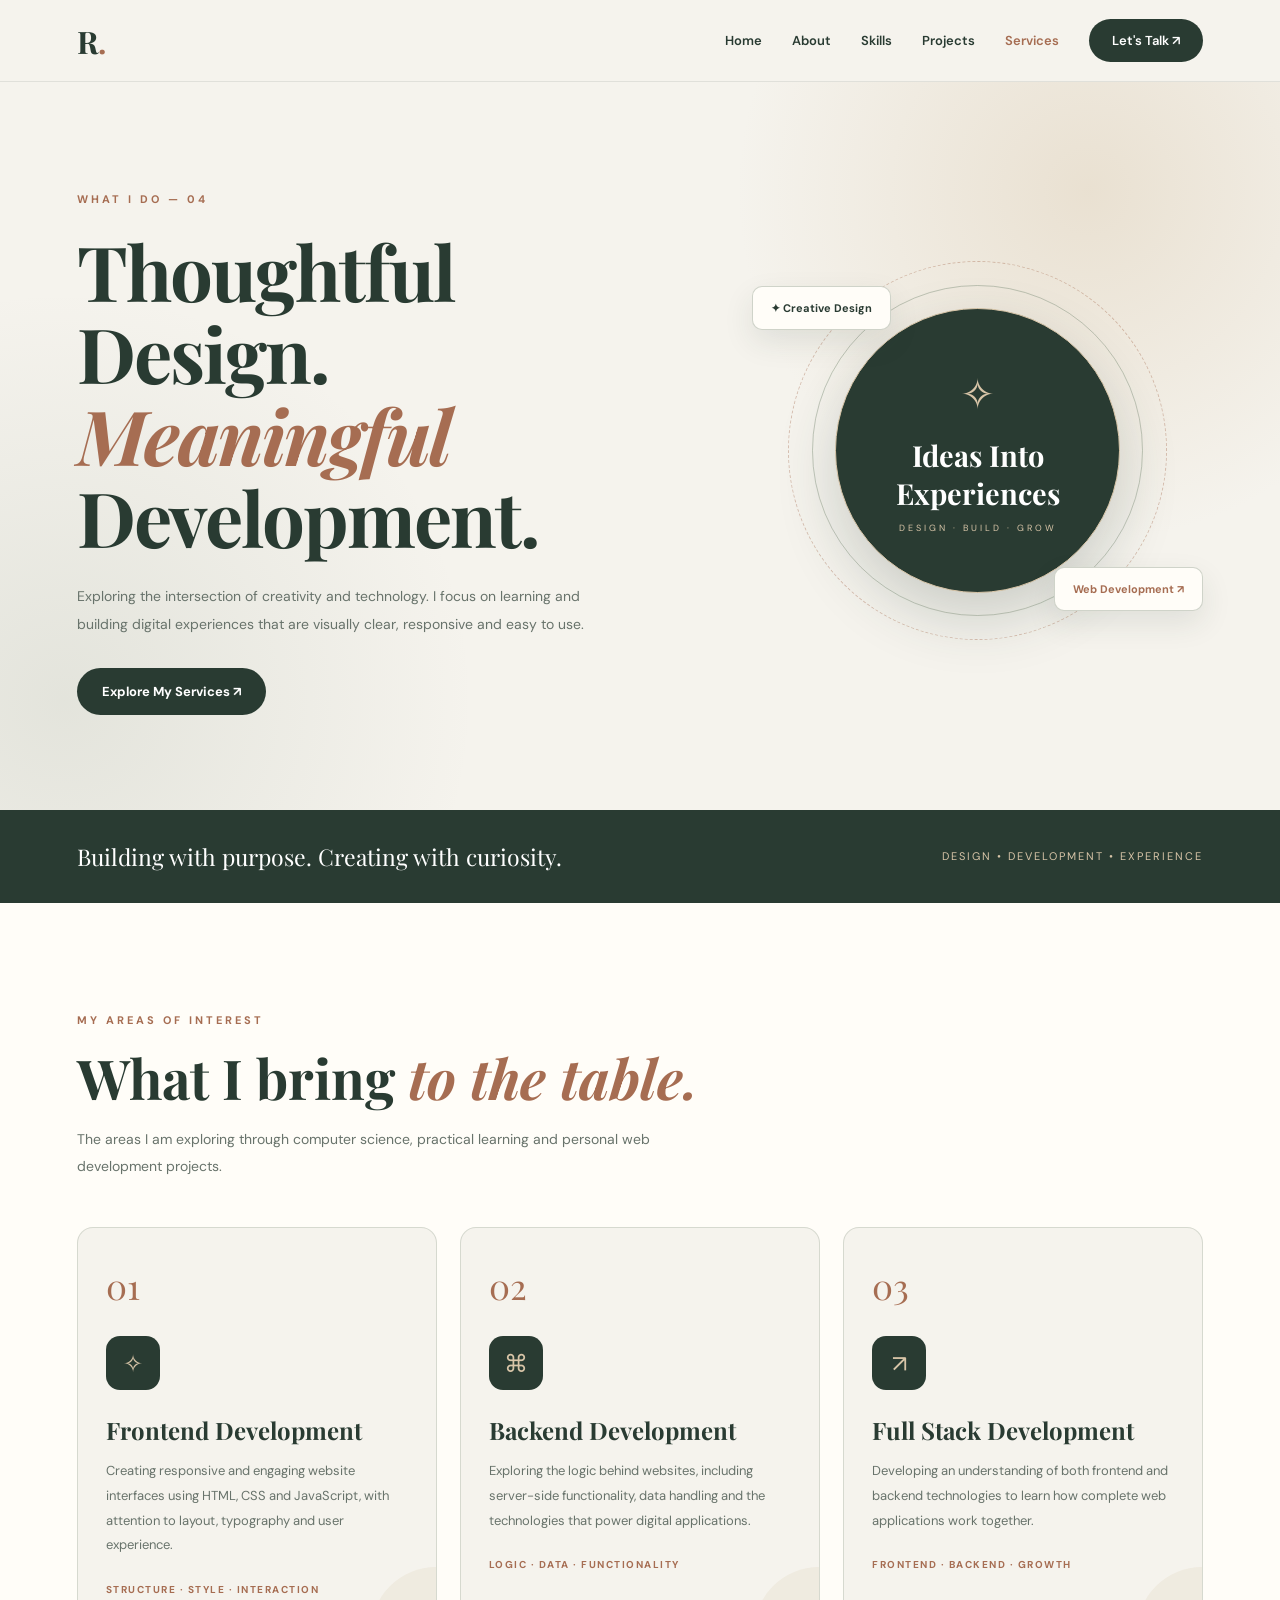
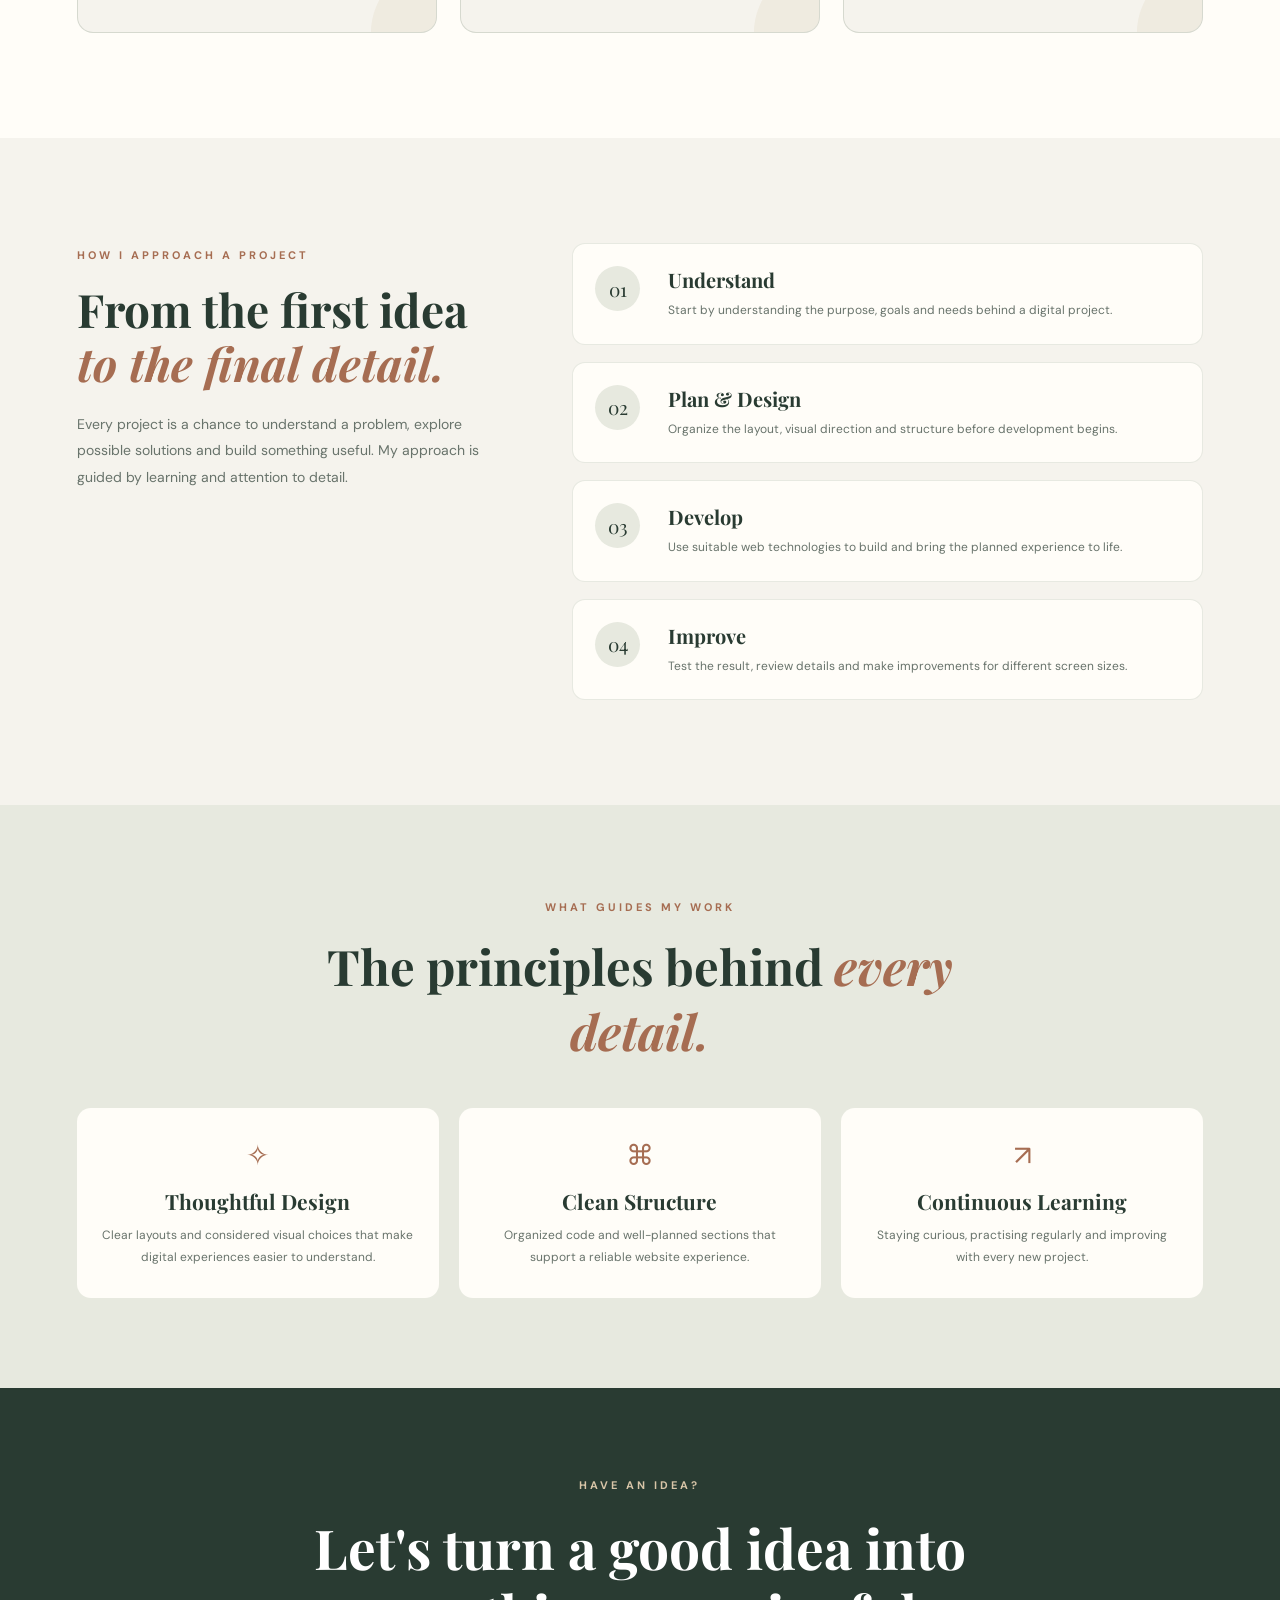
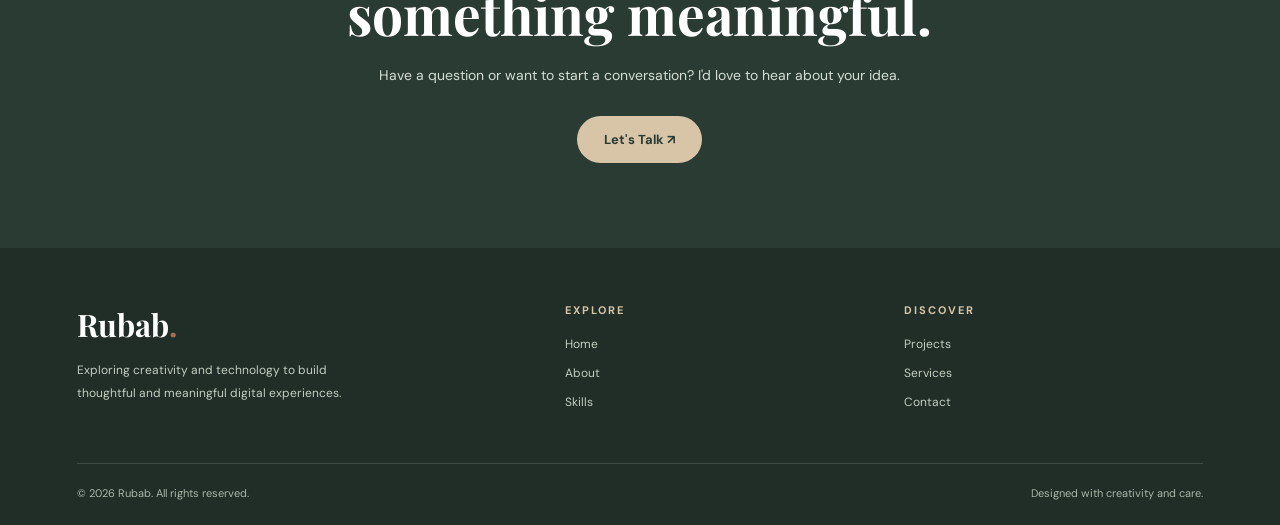
<file: services.html>
<!DOCTYPE html>
<html lang="en">
<head>
<meta charset="UTF-8">
<meta name="viewport" content="width=device-width, initial-scale=1.0">
<title>Services | Rubab Portfolio</title>

<link rel="preconnect" href="https://fonts.googleapis.com">
<link rel="preconnect" href="https://fonts.gstatic.com" crossorigin>
<link href="https://fonts.googleapis.com/css2?family=DM+Sans:wght@400;500;600;700&family=Playfair+Display:wght@500;600;700&display=swap" rel="stylesheet">

<style>
:root {
    --ivory: #F5F3ED;
    --forest: #293B32;
    --dark: #202E27;
    --sage: #879582;
    --light-sage: #E7E9DF;
    --terracotta: #A66D52;
    --champagne: #D8C5A8;
    --white: #FFFDF8;
    --text: #68736B;
}

* {
    margin: 0;
    padding: 0;
    box-sizing: border-box;
    scroll-behavior: smooth;
}

body {
    background: var(--ivory);
    color: var(--forest);
    font-family: 'DM Sans', sans-serif;
    overflow-x: hidden;
}

a {
    text-decoration: none;
    color: inherit;
}

.container {
    width: min(1160px, 88%);
    margin: auto;
}

.eyebrow {
    color: var(--terracotta);
    font-size: 11px;
    font-weight: 700;
    letter-spacing: 3px;
}

/* NAVIGATION */

.navbar {
    min-height: 82px;
    padding: 16px 6%;
    display: flex;
    align-items: center;
    justify-content: space-between;
    position: sticky;
    top: 0;
    z-index: 1000;
    background: rgba(245,243,237,.96);
    backdrop-filter: blur(15px);
    border-bottom: 1px solid rgba(41,59,50,.1);
}

.logo {
    font-family: 'Playfair Display', serif;
    font-size: 31px;
    font-weight: 700;
}

.logo span {
    color: var(--terracotta);
}

.nav-links {
    display: flex;
    align-items: center;
    gap: 30px;
}

.nav-links a {
    font-size: 13px;
    font-weight: 600;
    transition: .3s;
}

.nav-links a:hover,
.nav-links a.active {
    color: var(--terracotta);
}

.nav-links .contact-link {
    background: var(--forest);
    color: white;
    padding: 13px 23px;
    border-radius: 30px;
}

.nav-links .contact-link:hover {
    background: var(--terracotta);
    color: white;
}

.menu-toggle {
    display: none;
    border: 0;
    background: transparent;
    font-size: 27px;
    color: var(--forest);
    cursor: pointer;
}

/* HERO */

.services-hero {
    padding: 105px 0 95px;
    background:
        radial-gradient(circle at 85% 15%, rgba(216,197,168,.4), transparent 28%),
        radial-gradient(circle at 5% 85%, rgba(135,149,130,.16), transparent 30%),
        var(--ivory);
}

.hero-grid {
    display: grid;
    grid-template-columns: 1.15fr .85fr;
    gap: 65px;
    align-items: center;
}

.hero-copy h1 {
    font-family: 'Playfair Display', serif;
    font-size: clamp(48px, 6vw, 76px);
    line-height: 1.08;
    letter-spacing: -2px;
    margin-top: 22px;
}

.hero-copy h1 span {
    color: var(--terracotta);
    font-style: italic;
}

.hero-copy p {
    max-width: 520px;
    color: var(--text);
    font-size: 14px;
    line-height: 1.95;
    margin-top: 25px;
}

.primary-btn {
    display: inline-flex;
    align-items: center;
    gap: 12px;
    padding: 15px 25px;
    background: var(--forest);
    color: white;
    border-radius: 30px;
    font-size: 13px;
    font-weight: 700;
    margin-top: 30px;
    transition: .3s;
}

.primary-btn:hover {
    background: var(--terracotta);
    transform: translateY(-4px);
}

/* HERO VISUAL */

.hero-visual {
    min-height: 390px;
    display: grid;
    place-items: center;
    position: relative;
}

.visual-circle {
    width: 285px;
    height: 285px;
    border-radius: 50%;
    background: var(--forest);
    display: grid;
    place-items: center;
    position: relative;
    box-shadow: 0 25px 60px rgba(41,59,50,.2);
    border: 1px solid var(--champagne);
}

.visual-circle::before {
    content: "";
    position: absolute;
    inset: -24px;
    border: 1px solid rgba(135,149,130,.5);
    border-radius: 50%;
}

.visual-circle::after {
    content: "";
    position: absolute;
    inset: -48px;
    border: 1px dashed rgba(166,109,82,.4);
    border-radius: 50%;
}

.visual-inner {
    text-align: center;
    color: white;
    z-index: 1;
}

.visual-inner .star {
    color: var(--champagne);
    font-size: 42px;
}

.visual-inner h2 {
    font-family: 'Playfair Display', serif;
    font-size: 29px;
    margin-top: 14px;
}

.visual-inner p {
    font-size: 9px;
    letter-spacing: 3px;
    color: var(--champagne);
    margin-top: 10px;
}

.float-tag {
    position: absolute;
    background: var(--white);
    border: 1px solid rgba(135,149,130,.4);
    box-shadow: 0 12px 30px rgba(41,59,50,.1);
    padding: 14px 18px;
    border-radius: 10px;
    font-size: 11px;
    font-weight: 700;
    z-index: 3;
    animation: float 5s ease-in-out infinite;
}

.tag-one {
    top: 30px;
    left: 0;
}

.tag-two {
    bottom: 35px;
    right: 0;
    color: var(--terracotta);
    animation-delay: 1s;
}

@keyframes float {
    0%,100% { transform: translateY(0); }
    50% { transform: translateY(-11px); }
}

/* INTRO STRIP */

.intro-strip {
    background: var(--forest);
    padding: 31px 0;
    color: white;
}

.strip-content {
    display: flex;
    align-items: center;
    justify-content: space-between;
    gap: 25px;
    flex-wrap: wrap;
}

.strip-content p {
    font-family: 'Playfair Display', serif;
    font-size: 23px;
}

.strip-content span {
    color: var(--champagne);
    font-size: 11px;
    letter-spacing: 2px;
}

/* SERVICES */

.services-section {
    padding: 105px 0;
    background: var(--white);
}

.section-heading {
    max-width: 650px;
    margin-bottom: 48px;
}

.section-heading h2 {
    font-family: 'Playfair Display', serif;
    font-size: clamp(38px, 4.5vw, 55px);
    line-height: 1.15;
    margin-top: 17px;
}

.section-heading h2 span {
    color: var(--terracotta);
    font-style: italic;
}

.section-heading p {
    color: var(--text);
    font-size: 14px;
    line-height: 1.9;
    margin-top: 17px;
}

.services-grid {
    display: grid;
    grid-template-columns: repeat(3, 1fr);
    gap: 23px;
}

.service-card {
    background: var(--ivory);
    padding: 34px 28px;
    border: 1px solid rgba(135,149,130,.28);
    border-radius: 16px;
    position: relative;
    overflow: hidden;
    transition: .35s;
}

.service-card::after {
    content: "";
    position: absolute;
    width: 130px;
    height: 130px;
    background: rgba(216,197,168,.2);
    border-radius: 50%;
    right: -65px;
    bottom: -65px;
    transition: .4s;
}

.service-card:hover {
    transform: translateY(-9px);
    border-color: var(--sage);
    box-shadow: 0 20px 40px rgba(41,59,50,.1);
}

.service-card:hover::after {
    transform: scale(2);
}

.service-number {
    font-family: 'Playfair Display', serif;
    font-size: 35px;
    color: var(--terracotta);
}

.service-icon {
    width: 54px;
    height: 54px;
    display: grid;
    place-items: center;
    background: var(--forest);
    color: var(--champagne);
    border-radius: 14px;
    font-size: 24px;
    margin-top: 27px;
}

.service-card h3 {
    font-family: 'Playfair Display', serif;
    font-size: 24px;
    margin-top: 24px;
}

.service-card p {
    color: var(--text);
    font-size: 13px;
    line-height: 1.9;
    margin-top: 13px;
}

.service-card .service-label {
    display: inline-block;
    margin-top: 25px;
    font-size: 10px;
    font-weight: 700;
    color: var(--terracotta);
    letter-spacing: 1.5px;
}

/* PROCESS */

.process-section {
    padding: 105px 0;
    background: var(--ivory);
}

.process-grid {
    display: grid;
    grid-template-columns: .8fr 1.2fr;
    gap: 75px;
}

.process-intro h2 {
    font-family: 'Playfair Display', serif;
    font-size: 46px;
    line-height: 1.18;
    margin-top: 18px;
}

.process-intro h2 span {
    color: var(--terracotta);
    font-style: italic;
}

.process-intro p {
    color: var(--text);
    font-size: 14px;
    line-height: 1.9;
    margin-top: 20px;
}

.process-list {
    display: grid;
    gap: 17px;
}

.process-item {
    display: grid;
    grid-template-columns: 55px 1fr;
    gap: 18px;
    align-items: start;
    padding: 22px;
    background: var(--white);
    border-radius: 13px;
    border: 1px solid rgba(135,149,130,.2);
    transition: .3s;
}

.process-item:hover {
    transform: translateX(7px);
    border-color: var(--sage);
}

.process-index {
    width: 45px;
    height: 45px;
    border-radius: 50%;
    display: grid;
    place-items: center;
    background: var(--light-sage);
    color: var(--forest);
    font-family: 'Playfair Display', serif;
    font-size: 19px;
}

.process-item h3 {
    font-family: 'Playfair Display', serif;
    font-size: 20px;
    margin-bottom: 7px;
}

.process-item p {
    color: var(--text);
    font-size: 12px;
    line-height: 1.8;
}

/* VALUES */

.values-section {
    padding: 90px 0;
    background: var(--light-sage);
}

.values-heading {
    text-align: center;
    max-width: 650px;
    margin: 0 auto 45px;
}

.values-heading h2 {
    font-family: 'Playfair Display', serif;
    font-size: clamp(37px, 4vw, 49px);
    margin-top: 17px;
}

.values-heading h2 span {
    color: var(--terracotta);
    font-style: italic;
}

.values-grid {
    display: grid;
    grid-template-columns: repeat(3, 1fr);
    gap: 20px;
}

.value-card {
    background: var(--white);
    padding: 29px 25px;
    border-radius: 14px;
    text-align: center;
    transition: .3s;
}

.value-card:hover {
    transform: translateY(-7px);
    box-shadow: 0 15px 30px rgba(41,59,50,.09);
}

.value-card .symbol {
    font-size: 28px;
    color: var(--terracotta);
}

.value-card h3 {
    font-family: 'Playfair Display', serif;
    font-size: 21px;
    margin-top: 13px;
}

.value-card p {
    color: var(--text);
    font-size: 12px;
    line-height: 1.8;
    margin-top: 10px;
}

/* CTA */

.cta-section {
    padding: 85px 0;
    background: var(--forest);
    color: white;
    text-align: center;
}

.cta-section .eyebrow {
    color: var(--champagne);
}

.cta-section h2 {
    font-family: 'Playfair Display', serif;
    font-size: clamp(37px, 5vw, 55px);
    max-width: 720px;
    margin: 20px auto 0;
    line-height: 1.2;
}

.cta-section p {
    color: #D4DED4;
    font-size: 14px;
    margin-top: 17px;
    line-height: 1.8;
}

.cta-section a {
    display: inline-block;
    margin-top: 28px;
    padding: 15px 27px;
    border-radius: 30px;
    background: var(--champagne);
    color: var(--forest);
    font-size: 13px;
    font-weight: 700;
    transition: .3s;
}

.cta-section a:hover {
    background: var(--terracotta);
    color: white;
    transform: translateY(-4px);
}

/* FOOTER */

.footer {
    background: var(--dark);
    color: white;
    padding: 55px 0 25px;
}

.footer-grid {
    display: grid;
    grid-template-columns: 1.5fr 1fr 1fr;
    gap: 40px;
    padding-bottom: 40px;
}

.footer-brand h2 {
    font-family: 'Playfair Display', serif;
    font-size: 31px;
}

.footer-brand h2 span {
    color: var(--terracotta);
}

.footer-brand p {
    color: #C3CEC2;
    font-size: 12px;
    line-height: 1.9;
    max-width: 280px;
    margin-top: 14px;
}

.footer-column h4 {
    color: var(--champagne);
    font-size: 11px;
    letter-spacing: 2px;
    margin-bottom: 19px;
}

.footer-column a {
    display: block;
    color: #C3CEC2;
    font-size: 12px;
    margin-bottom: 13px;
    transition: .3s;
}

.footer-column a:hover {
    color: var(--champagne);
    transform: translateX(3px);
}

.footer-bottom {
    border-top: 1px solid rgba(255,255,255,.13);
    padding-top: 22px;
    display: flex;
    justify-content: space-between;
    flex-wrap: wrap;
    gap: 15px;
    color: #AAB7AA;
    font-size: 11px;
}

/* SCROLL ANIMATION */

.reveal {
    opacity: 0;
    transform: translateY(25px);
    transition: opacity .8s ease, transform .8s ease;
}

.reveal.show {
    opacity: 1;
    transform: translateY(0);
}

/* RESPONSIVE */

@media(max-width: 900px) {
    .hero-grid {
        gap: 30px;
    }

    .process-grid {
        gap: 35px;
    }

    .services-grid {
        gap: 15px;
    }
}

@media(max-width: 720px) {
    .navbar {
        min-height: 73px;
        padding: 14px 6%;
    }

    .menu-toggle {
        display: block;
    }

    .nav-links {
        display: none;
        position: absolute;
        top: 72px;
        left: 0;
        width: 100%;
        padding: 25px 7%;
        background: var(--ivory);
        flex-direction: column;
        align-items: flex-start;
        gap: 22px;
        box-shadow: 0 15px 25px rgba(41,59,50,.09);
    }

    .nav-links.open {
        display: flex;
    }

    .services-hero {
        padding: 70px 0;
    }

    .hero-grid {
        grid-template-columns: 1fr;
        gap: 20px;
    }

    .hero-copy h1 {
        font-size: clamp(46px, 10vw, 65px);
    }

    .hero-visual {
        transform: scale(.85);
        margin: -15px 0;
    }

    .strip-content {
        justify-content: center;
        text-align: center;
    }

    .services-section,
    .process-section {
        padding: 75px 0;
    }

    .services-grid {
        grid-template-columns: 1fr;
    }

    .process-grid {
        grid-template-columns: 1fr;
        gap: 35px;
    }

    .process-intro h2 {
        font-size: 39px;
    }

    .values-grid {
        grid-template-columns: 1fr;
    }

    .cta-section {
        padding: 70px 0;
    }

    .footer-grid {
        grid-template-columns: 1fr 1fr;
        gap: 30px 20px;
    }

    .footer-brand {
        grid-column: 1 / -1;
    }

    .footer-bottom {
        flex-direction: column;
        text-align: center;
    }
}

@media(max-width: 400px) {
    .hero-visual {
        transform: scale(.72);
        margin: -40px -30px;
    }

    .footer-grid {
        grid-template-columns: 1fr;
    }

    .footer-brand {
        grid-column: auto;
    }
}

@media(prefers-reduced-motion: reduce) {
    *, *::before, *::after {
        scroll-behavior: auto !important;
        animation-duration: .01ms !important;
        transition-duration: .01ms !important;
    }

    .reveal {
        opacity: 1;
        transform: none;
    }
}
</style>
</head>

<body>

<!-- NAVBAR -->

<nav class="navbar">
    <a href="index.html" class="logo">R<span>.</span></a>

    <button class="menu-toggle" id="menuToggle"
        aria-label="Open menu" aria-expanded="false">☰</button>

    <div class="nav-links" id="navLinks">
        <a href="index.html">Home</a>
        <a href="about.html">About</a>
        <a href="skills.html">Skills</a>
        <a href="projects.html">Projects</a>
        <a href="services.html" class="active">Services</a>
        <a href="contact.html" class="contact-link">Let's Talk ↗</a>
    </div>
</nav>

<!-- HERO -->

<header class="services-hero">
    <div class="container hero-grid">

        <div class="hero-copy reveal">
            <span class="eyebrow">WHAT I DO — 04</span>

            <h1>
                Thoughtful Design.
                <span>Meaningful</span>
                Development.
            </h1>

            <p>
                Exploring the intersection of creativity and technology.
                I focus on learning and building digital experiences
                that are visually clear, responsive and easy to use.
            </p>

            <a href="#my-services" class="primary-btn">
                Explore My Services ↗
            </a>
        </div>

        <div class="hero-visual reveal">

            <div class="visual-circle">
                <div class="visual-inner">
                    <div class="star">✧</div>
                    <h2>Ideas Into<br>Experiences</h2>
                    <p>DESIGN · BUILD · GROW</p>
                </div>
            </div>

            <div class="float-tag tag-one">✦ Creative Design</div>
            <div class="float-tag tag-two">Web Development ↗</div>

        </div>

    </div>
</header>

<!-- INTRO STRIP -->

<section class="intro-strip">
    <div class="container strip-content">
        <p>Building with purpose. Creating with curiosity.</p>
        <span>DESIGN • DEVELOPMENT • EXPERIENCE</span>
    </div>
</section>

<!-- SERVICES -->

<section class="services-section" id="my-services">
    <div class="container">

        <div class="section-heading reveal">
            <span class="eyebrow">MY AREAS OF INTEREST</span>

            <h2>
                What I bring
                <span>to the table.</span>
            </h2>

            <p>
                The areas I am exploring through computer science,
                practical learning and personal web development projects.
            </p>
        </div>

        <div class="services-grid">

            <article class="service-card reveal">
                <div class="service-number">01</div>
                <div class="service-icon">✧</div>

                <h3>Frontend Development</h3>

                <p>
                    Creating responsive and engaging website interfaces
                    using HTML, CSS and JavaScript, with attention to
                    layout, typography and user experience.
                </p>

                <span class="service-label">STRUCTURE · STYLE · INTERACTION</span>
            </article>

            <article class="service-card reveal">
                <div class="service-number">02</div>
                <div class="service-icon">⌘</div>

                <h3>Backend Development</h3>

                <p>
                    Exploring the logic behind websites, including
                    server-side functionality, data handling and
                    the technologies that power digital applications.
                </p>

                <span class="service-label">LOGIC · DATA · FUNCTIONALITY</span>
            </article>

            <article class="service-card reveal">
                <div class="service-number">03</div>
                <div class="service-icon">↗</div>

                <h3>Full Stack Development</h3>

                <p>
                    Developing an understanding of both frontend
                    and backend technologies to learn how complete
                    web applications work together.
                </p>

                <span class="service-label">FRONTEND · BACKEND · GROWTH</span>
            </article>

        </div>
    </div>
</section>

<!-- PROCESS -->

<section class="process-section">
    <div class="container process-grid">

        <div class="process-intro reveal">
            <span class="eyebrow">HOW I APPROACH A PROJECT</span>

            <h2>
                From the first idea
                <span>to the final detail.</span>
            </h2>

            <p>
                Every project is a chance to understand a problem,
                explore possible solutions and build something useful.
                My approach is guided by learning and attention to detail.
            </p>
        </div>

        <div class="process-list">

            <div class="process-item reveal">
                <div class="process-index">01</div>
                <div>
                    <h3>Understand</h3>
                    <p>
                        Start by understanding the purpose, goals
                        and needs behind a digital project.
                    </p>
                </div>
            </div>

            <div class="process-item reveal">
                <div class="process-index">02</div>
                <div>
                    <h3>Plan & Design</h3>
                    <p>
                        Organize the layout, visual direction
                        and structure before development begins.
                    </p>
                </div>
            </div>

            <div class="process-item reveal">
                <div class="process-index">03</div>
                <div>
                    <h3>Develop</h3>
                    <p>
                        Use suitable web technologies to build
                        and bring the planned experience to life.
                    </p>
                </div>
            </div>

            <div class="process-item reveal">
                <div class="process-index">04</div>
                <div>
                    <h3>Improve</h3>
                    <p>
                        Test the result, review details and make
                        improvements for different screen sizes.
                    </p>
                </div>
            </div>

        </div>
    </div>
</section>

<!-- VALUES -->

<section class="values-section">
    <div class="container">

        <div class="values-heading reveal">
            <span class="eyebrow">WHAT GUIDES MY WORK</span>

            <h2>
                The principles behind
                <span>every detail.</span>
            </h2>
        </div>

        <div class="values-grid">

            <article class="value-card reveal">
                <div class="symbol">✧</div>
                <h3>Thoughtful Design</h3>
                <p>
                    Clear layouts and considered visual choices
                    that make digital experiences easier to understand.
                </p>
            </article>

            <article class="value-card reveal">
                <div class="symbol">⌘</div>
                <h3>Clean Structure</h3>
                <p>
                    Organized code and well-planned sections
                    that support a reliable website experience.
                </p>
            </article>

            <article class="value-card reveal">
                <div class="symbol">↗</div>
                <h3>Continuous Learning</h3>
                <p>
                    Staying curious, practising regularly
                    and improving with every new project.
                </p>
            </article>

        </div>
    </div>
</section>

<!-- CTA -->

<section class="cta-section">
    <div class="container reveal">

        <span class="eyebrow">HAVE AN IDEA?</span>

        <h2>
            Let's turn a good idea
            into something meaningful.
        </h2>

        <p>
            Have a question or want to start a conversation?
            I'd love to hear about your idea.
        </p>

        <a href="contact.html">Let's Talk ↗</a>

    </div>
</section>

<!-- FOOTER -->

<footer class="footer">
    <div class="container">

        <div class="footer-grid">

            <div class="footer-brand">
                <h2>Rubab<span>.</span></h2>
                <p>
                    Exploring creativity and technology to build
                    thoughtful and meaningful digital experiences.
                </p>
            </div>

            <div class="footer-column">
                <h4>EXPLORE</h4>
                <a href="index.html">Home</a>
                <a href="about.html">About</a>
                <a href="skills.html">Skills</a>
            </div>

            <div class="footer-column">
                <h4>DISCOVER</h4>
                <a href="projects.html">Projects</a>
                <a href="services.html">Services</a>
                <a href="contact.html">Contact</a>
            </div>

        </div>

        <div class="footer-bottom">
            <span>© 2026 Rubab. All rights reserved.</span>
            <span>Designed with creativity and care.</span>
        </div>

    </div>
</footer>

<script>
const menuToggle = document.getElementById("menuToggle");
const navLinks = document.getElementById("navLinks");

menuToggle.addEventListener("click", function() {
    navLinks.classList.toggle("open");

    const isOpen = navLinks.classList.contains("open");

    menuToggle.setAttribute("aria-expanded", isOpen);
    menuToggle.textContent = isOpen ? "✕" : "☰";
});

document.querySelectorAll(".nav-links a").forEach(function(link) {
    link.addEventListener("click", function() {
        navLinks.classList.remove("open");
        menuToggle.setAttribute("aria-expanded", "false");
        menuToggle.textContent = "☰";
    });
});

const observer = new IntersectionObserver(function(entries) {
    entries.forEach(function(entry) {
        if (entry.isIntersecting) {
            entry.target.classList.add("show");
            observer.unobserve(entry.target);
        }
    });
}, {
    threshold: 0.12
});

document.querySelectorAll(".reveal").forEach(function(element) {
    observer.observe(element);
});
</script>

</body>
</html>
</file>
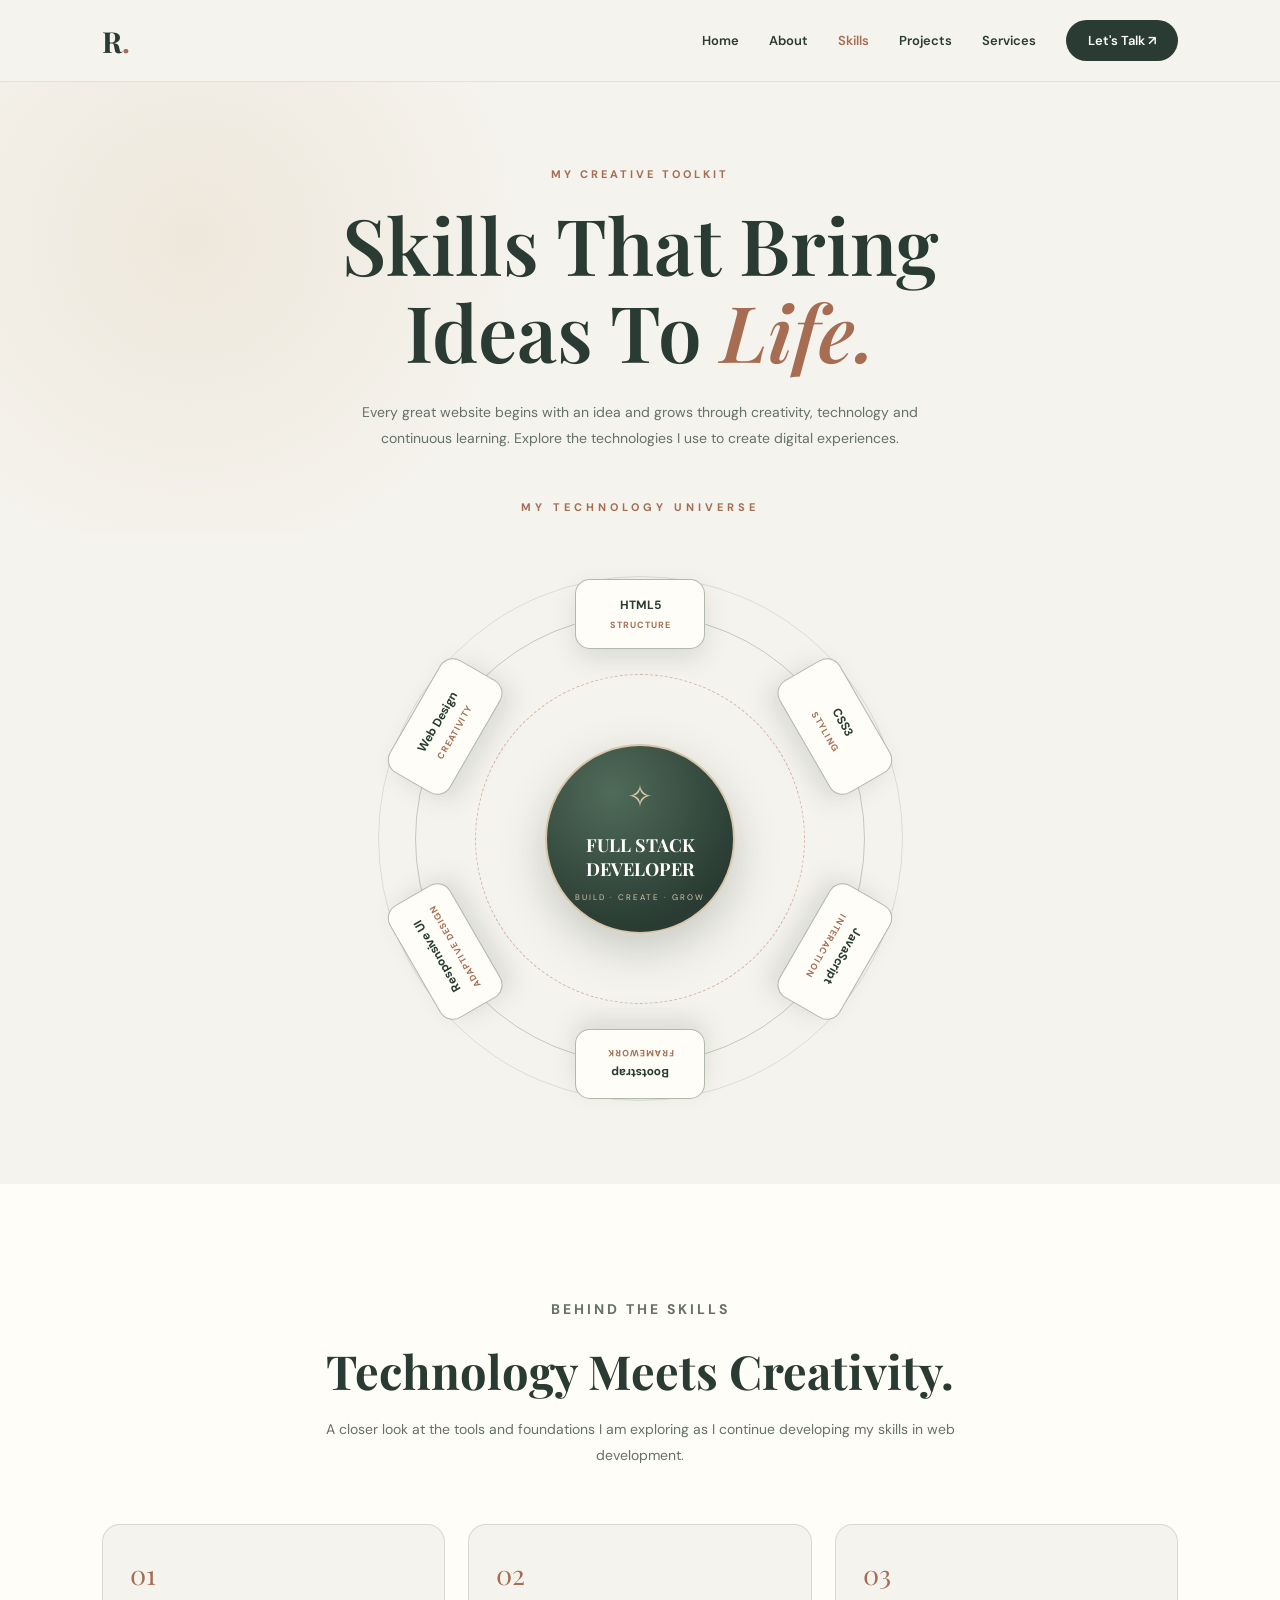
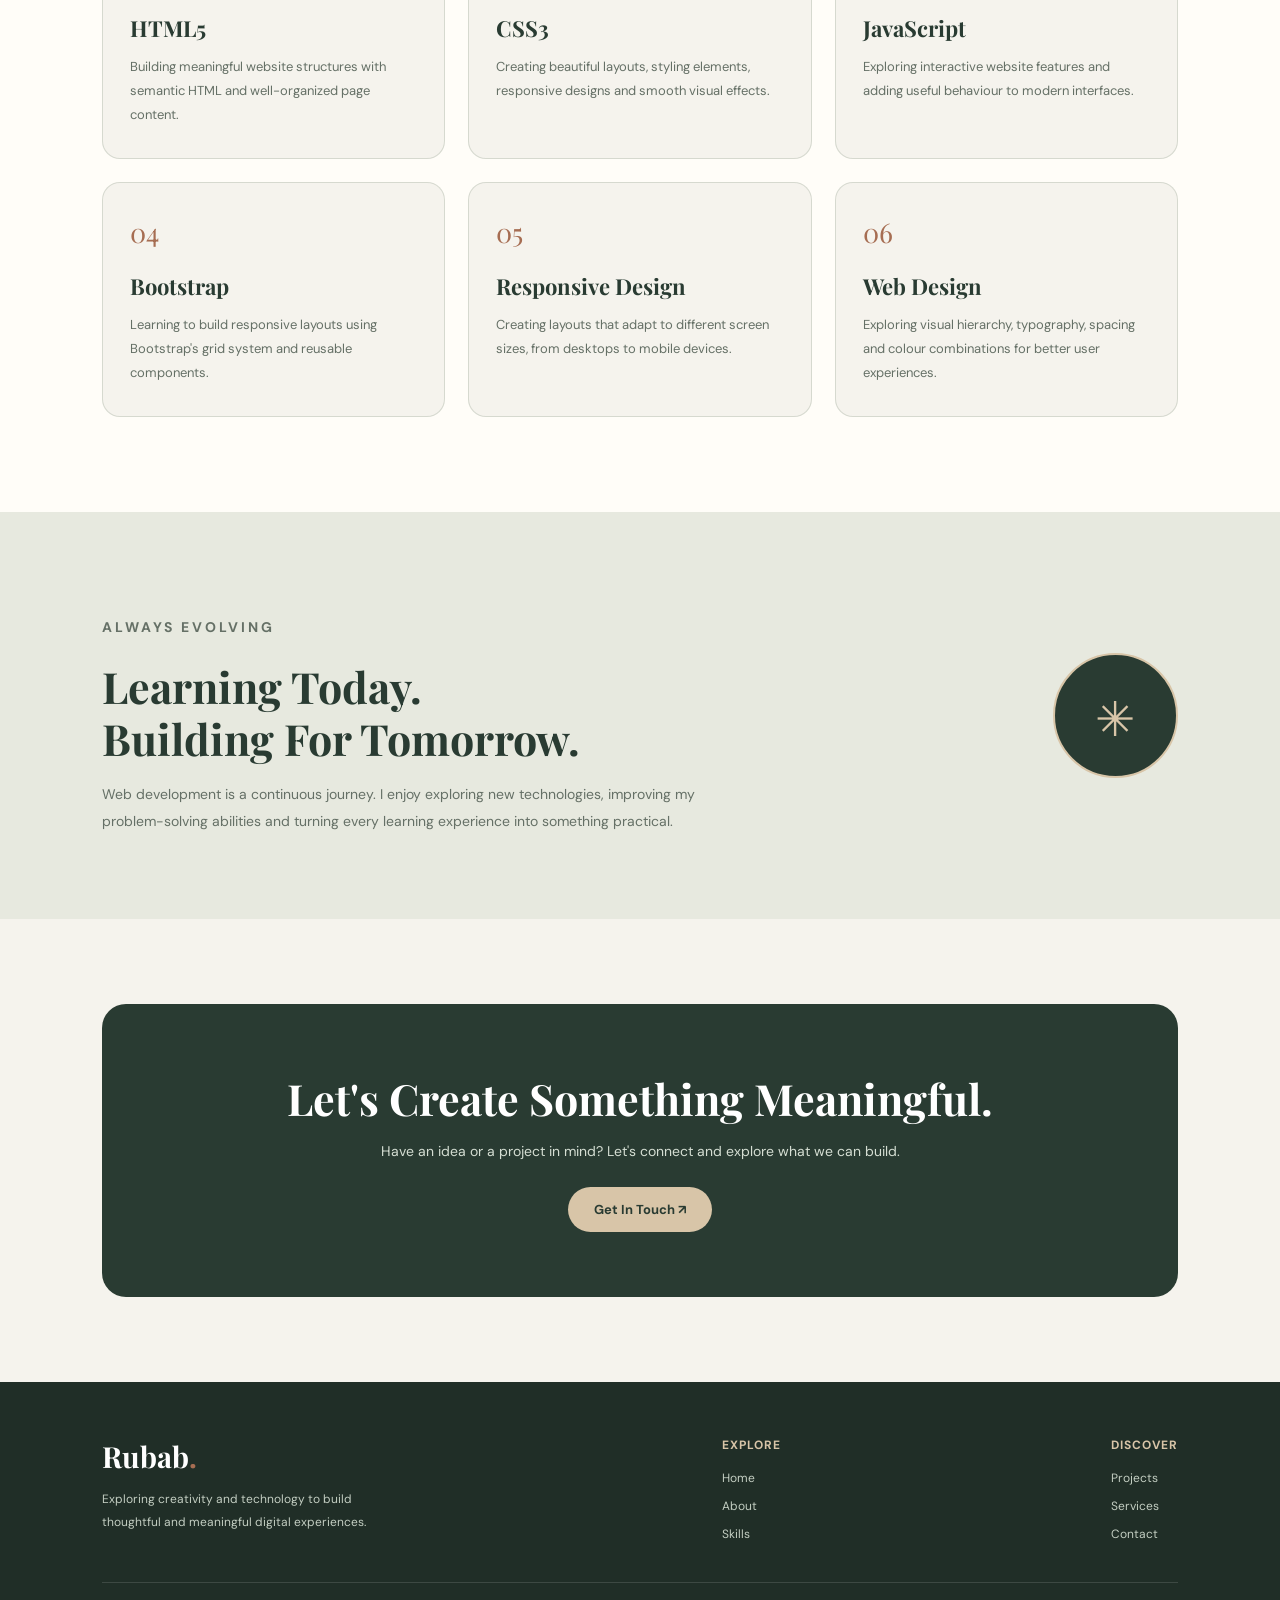
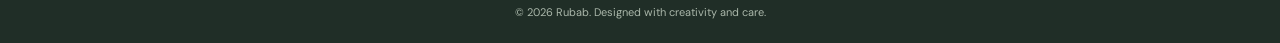
<file: skills.html>
<!DOCTYPE html>
<html lang="en">
<head>
<meta charset="UTF-8">
<meta name="viewport" content="width=device-width, initial-scale=1.0">
<title>Skills | Rubab Portfolio</title>

<link rel="preconnect" href="https://fonts.googleapis.com">
<link rel="preconnect" href="https://fonts.gstatic.com" crossorigin>
<link href="https://fonts.googleapis.com/css2?family=DM+Sans:wght@400;500;600;700&family=Playfair+Display:wght@500;600;700&display=swap" rel="stylesheet">

<style>
:root {
    --ivory: #F5F3ED;
    --forest: #293B32;
    --footer: #202E27;
    --sage: #879582;
    --light-sage: #E7E9DF;
    --terracotta: #A66D52;
    --champagne: #D8C5A8;
    --text: #657066;
    --white: #FFFDF8;
}

* {
    margin: 0;
    padding: 0;
    box-sizing: border-box;
    scroll-behavior: smooth;
}

body {
    background: var(--ivory);
    color: var(--forest);
    font-family: 'DM Sans', sans-serif;
    overflow-x: hidden;
}

a {
    text-decoration: none;
    color: inherit;
}

/* NAVBAR */

.navbar {
    min-height: 82px;
    padding: 18px 8%;
    display: flex;
    justify-content: space-between;
    align-items: center;
    background: rgba(245,243,237,.96);
    backdrop-filter: blur(15px);
    border-bottom: 1px solid rgba(41,59,50,.09);
    position: sticky;
    top: 0;
    z-index: 1000;
}

.logo {
    font-family: 'Playfair Display', serif;
    font-size: 29px;
    font-weight: 700;
    color: var(--forest);
}

.logo span {
    color: var(--terracotta);
}

.nav-links {
    display: flex;
    align-items: center;
    gap: 30px;
}

.nav-links a {
    font-size: 13px;
    font-weight: 600;
    transition: .3s;
}

.nav-links a:hover,
.nav-links a.active {
    color: var(--terracotta);
}

.nav-links .contact-link {
    background: var(--forest);
    color: white;
    padding: 12px 22px;
    border-radius: 30px;
}

.nav-links .contact-link:hover {
    background: var(--terracotta);
}

.menu-btn {
    display: none;
    border: none;
    background: none;
    color: var(--forest);
    font-size: 27px;
    cursor: pointer;
}

/* HERO */

.hero {
    padding: 85px 8% 20px;
    text-align: center;
    background:
        radial-gradient(circle at 15% 35%, rgba(216,197,168,.25), transparent 30%),
        var(--ivory);
}

.eyebrow {
    color: var(--terracotta);
    font-size: 11px;
    font-weight: 700;
    letter-spacing: 3px;
    text-transform: uppercase;
    margin-bottom: 20px;
}

.hero h1 {
    font-family: 'Playfair Display', serif;
    font-size: clamp(45px, 6.5vw, 78px);
    line-height: 1.12;
    font-weight: 600;
    color: var(--forest);
}

.hero h1 span {
    color: var(--terracotta);
    font-style: italic;
}

.hero-description {
    max-width: 600px;
    margin: 23px auto 0;
    color: var(--text);
    font-size: 14px;
    line-height: 1.9;
}

.orbit-label {
    text-align: center;
    margin-top: 48px;
    color: var(--terracotta);
    font-size: 11px;
    font-weight: 700;
    letter-spacing: 4px;
}

/* ORBIT SECTION */

.orbit-section {
    padding: 25px 15px 65px;
    display: flex;
    justify-content: center;
    align-items: center;
    overflow: hidden;
}

.orbit-stage {
    width: 560px;
    height: 560px;
    max-width: 100%;
    position: relative;
    display: grid;
    place-items: center;
    flex-shrink: 0;
}

/* CIRCULAR RINGS */

.orbit-ring {
    position: absolute;
    width: 450px;
    height: 450px;
    border: 1px solid rgba(135,149,130,.45);
    border-radius: 50%;
    pointer-events: none;
}

.orbit-ring.inner {
    width: 330px;
    height: 330px;
    border-style: dashed;
    border-color: rgba(166,109,82,.45);
}

.orbit-ring.outer {
    width: 525px;
    height: 525px;
    border-color: rgba(135,149,130,.24);
}

/* CENTER CIRCLE */

.center-circle {
    width: 190px;
    height: 190px;
    border-radius: 50%;
    background: radial-gradient(circle at 35% 25%, #506B59, var(--forest) 75%);
    border: 2px solid var(--champagne);
    box-shadow: 0 15px 45px rgba(41,59,50,.23);
    display: flex;
    align-items: center;
    justify-content: center;
    flex-direction: column;
    position: relative;
    z-index: 10;
    text-align: center;
    color: white;
}

.center-star {
    font-size: 31px;
    color: var(--champagne);
    margin-bottom: 16px;
}

.center-circle h2 {
    font-family: 'Playfair Display', serif;
    font-size: 18px;
    line-height: 1.35;
    color: white;
}

.center-circle p {
    margin-top: 10px;
    font-size: 8px;
    letter-spacing: 2px;
    color: var(--champagne);
}

/* MOVING ORBIT TRACK */

.orbit-track {
    position: absolute;
    width: 450px;
    height: 450px;
    top: 50%;
    left: 50%;
    margin-left: -225px;
    margin-top: -225px;
    border-radius: 50%;
    animation: orbitMove 32s linear infinite;
}

/* Each item is positioned around the circular path */

.orbit-item {
    position: absolute;
    width: 130px;
    height: 70px;
    top: 50%;
    left: 50%;
    margin-left: -65px;
    margin-top: -35px;
}

/* Six different positions */

.orbit-item:nth-child(1) {
    transform: rotate(0deg) translateY(-225px);
}

.orbit-item:nth-child(2) {
    transform: rotate(60deg) translateY(-225px);
}

.orbit-item:nth-child(3) {
    transform: rotate(120deg) translateY(-225px);
}

.orbit-item:nth-child(4) {
    transform: rotate(180deg) translateY(-225px);
}

.orbit-item:nth-child(5) {
    transform: rotate(240deg) translateY(-225px);
}

.orbit-item:nth-child(6) {
    transform: rotate(300deg) translateY(-225px);
}

/* Cards rotate back to stay readable */

.orbit-card {
    width: 130px;
    height: 70px;
    border-radius: 15px;
    background: var(--white);
    border: 1px solid rgba(135,149,130,.65);
    box-shadow: 0 10px 25px rgba(41,59,50,.13);
    display: flex;
    flex-direction: column;
    justify-content: center;
    align-items: center;
    gap: 6px;
    animation: cardStayUpright 32s linear infinite;
    transition: box-shadow .3s;
}

.orbit-card:hover {
    box-shadow: 0 14px 30px rgba(166,109,82,.25);
}

.orbit-card strong {
    color: var(--forest);
    font-size: 12px;
    font-weight: 700;
    white-space: nowrap;
}

.orbit-card span {
    color: var(--terracotta);
    font-size: 9px;
    letter-spacing: 1px;
    font-weight: 700;
}

/* ANIMATIONS */

@keyframes orbitMove {
    from { transform: rotate(0deg); }
    to { transform: rotate(360deg); }
}

@keyframes cardStayUpright {
    from { transform: rotate(0deg); }
    to { transform: rotate(-360deg); }
}

/* DETAILS SECTION */

.skills-section {
    padding: 95px 8%;
    background: var(--white);
}

.section-heading {
    text-align: center;
    max-width: 680px;
    margin: 0 auto 55px;
}

.section-heading h2 {
    font-family: 'Playfair Display', serif;
    font-size: clamp(34px, 4vw, 47px);
    color: var(--forest);
    line-height: 1.2;
}

.section-heading p {
    margin-top: 17px;
    color: var(--text);
    font-size: 14px;
    line-height: 1.9;
}

.skills-grid {
    display: grid;
    grid-template-columns: repeat(3, 1fr);
    gap: 23px;
}

.skill-card {
    background: var(--ivory);
    border: 1px solid rgba(135,149,130,.28);
    border-radius: 18px;
    padding: 31px 27px;
    transition: .35s;
}

.skill-card:hover {
    transform: translateY(-8px);
    border-color: var(--sage);
    box-shadow: 0 18px 38px rgba(41,59,50,.09);
}

.skill-number {
    color: var(--terracotta);
    font-family: 'Playfair Display', serif;
    font-size: 27px;
    margin-bottom: 21px;
}

.skill-card h3 {
    font-family: 'Playfair Display', serif;
    font-size: 22px;
    color: var(--forest);
    margin-bottom: 12px;
}

.skill-card p {
    font-size: 13px;
    line-height: 1.85;
    color: var(--text);
}

/* LEARNING SECTION */

.learning-section {
    padding: 85px 8%;
    background: var(--light-sage);
    display: flex;
    justify-content: space-between;
    align-items: center;
    gap: 35px;
    flex-wrap: wrap;
}

.learning-content {
    max-width: 650px;
}

.learning-content h2 {
    font-family: 'Playfair Display', serif;
    font-size: clamp(31px, 4vw, 43px);
    line-height: 1.2;
    color: var(--forest);
}

.learning-content p {
    margin-top: 17px;
    font-size: 14px;
    line-height: 1.9;
    color: var(--text);
}

.learning-symbol {
    width: 125px;
    height: 125px;
    flex-shrink: 0;
    border-radius: 50%;
    background: var(--forest);
    border: 2px solid var(--champagne);
    display: grid;
    place-items: center;
    color: var(--champagne);
    font-family: 'Playfair Display', serif;
    font-size: 48px;
}

/* CTA */

.cta {
    margin: 85px 8%;
    padding: 65px 30px;
    text-align: center;
    background: var(--forest);
    border-radius: 24px;
    color: white;
}

.cta h2 {
    font-family: 'Playfair Display', serif;
    font-size: clamp(30px, 4vw, 43px);
    color: white;
}

.cta p {
    color: #D5DED3;
    margin-top: 15px;
    font-size: 14px;
}

.cta a {
    display: inline-block;
    margin-top: 27px;
    padding: 14px 26px;
    background: var(--champagne);
    color: var(--forest);
    border-radius: 30px;
    font-size: 13px;
    font-weight: 700;
    transition: .3s;
}

.cta a:hover {
    background: var(--terracotta);
    color: white;
    transform: translateY(-3px);
}

/* FOOTER */

.footer {
    background: var(--footer);
    color: white;
    padding: 55px 8% 24px;
}

.footer-top {
    display: flex;
    justify-content: space-between;
    flex-wrap: wrap;
    gap: 35px;
    padding-bottom: 40px;
}

.footer-brand h2 {
    font-family: 'Playfair Display', serif;
    font-size: 29px;
}

.footer-brand h2 span {
    color: var(--terracotta);
}

.footer-brand p {
    color: #C3CEC2;
    font-size: 12px;
    line-height: 1.9;
    max-width: 290px;
    margin-top: 13px;
}

.footer-links h4 {
    color: var(--champagne);
    font-size: 12px;
    letter-spacing: 1px;
    margin-bottom: 17px;
}

.footer-links a {
    display: block;
    font-size: 12px;
    color: #C3CEC2;
    margin-top: 12px;
    transition: .3s;
}

.footer-links a:hover {
    color: var(--champagne);
}

.footer-bottom {
    border-top: 1px solid rgba(255,255,255,.13);
    padding-top: 22px;
    text-align: center;
    color: #AAB7AA;
    font-size: 11px;
}

/* REVEAL ANIMATION */

.reveal {
    opacity: 0;
    transform: translateY(28px);
    transition: opacity .8s ease, transform .8s ease;
}

.reveal.show {
    opacity: 1;
    transform: translateY(0);
}

/* TABLET */

@media(max-width: 900px) {
    .skills-grid {
        grid-template-columns: repeat(2, 1fr);
    }

    .orbit-stage {
        transform: scale(.85);
        margin: -35px 0;
    }
}

/* MOBILE */

@media(max-width: 700px) {
    .navbar {
        padding: 17px 6%;
    }

    .menu-btn {
        display: block;
    }

    .nav-links {
        display: none;
        position: absolute;
        top: 81px;
        left: 0;
        width: 100%;
        padding: 25px 6%;
        flex-direction: column;
        align-items: flex-start;
        background: var(--ivory);
        box-shadow: 0 15px 25px rgba(41,59,50,.09);
    }

    .nav-links.active {
        display: flex;
    }

    .hero {
        padding: 70px 6% 15px;
    }

    .hero h1 {
        font-size: 46px;
    }

    .orbit-label {
        margin-top: 35px;
    }

    .orbit-section {
        padding: 10px 0 45px;
    }

    .orbit-stage {
        transform: scale(.62);
        margin: -105px 0;
    }

    .skills-section {
        padding: 75px 6%;
    }

    .skills-grid {
        grid-template-columns: 1fr;
    }

    .learning-section {
        padding: 70px 6%;
    }

    .learning-symbol {
        width: 95px;
        height: 95px;
        font-size: 38px;
    }

    .cta {
        margin: 65px 6%;
        padding: 50px 20px;
    }

    .footer {
        padding: 45px 6% 22px;
    }
}

@media(prefers-reduced-motion: reduce) {
    *,
    *::before,
    *::after {
        animation-duration: .01ms !important;
        scroll-behavior: auto !important;
        transition-duration: .01ms !important;
    }
}
</style>
</head>

<body>

<!-- NAVBAR -->

<nav class="navbar">
    <a href="index.html" class="logo">R<span>.</span></a>

    <button class="menu-btn" id="menuBtn" aria-label="Open navigation">☰</button>

    <div class="nav-links" id="navLinks">
        <a href="index.html">Home</a>
        <a href="about.html">About</a>
        <a href="skills.html" class="active">Skills</a>
        <a href="projects.html">Projects</a>
        <a href="services.html">Services</a>
        <a href="contact.html" class="contact-link">Let's Talk ↗</a>
    </div>
</nav>

<!-- HERO -->

<header class="hero">
    <p class="eyebrow">MY CREATIVE TOOLKIT</p>

    <h1>Skills That Bring<br>Ideas To <span>Life.</span></h1>

    <p class="hero-description">
        Every great website begins with an idea and grows through creativity,
        technology and continuous learning. Explore the technologies I use
        to create digital experiences.
    </p>

    <p class="orbit-label">MY TECHNOLOGY UNIVERSE</p>
</header>

<!-- MOVING ORBIT -->

<section class="orbit-section">

    <div class="orbit-stage">

        <div class="orbit-ring outer"></div>
        <div class="orbit-ring"></div>
        <div class="orbit-ring inner"></div>

        <div class="orbit-track">

            <div class="orbit-item">
                <div class="orbit-card">
                    <strong>HTML5</strong>
                    <span>STRUCTURE</span>
                </div>
            </div>

            <div class="orbit-item">
                <div class="orbit-card">
                    <strong>CSS3</strong>
                    <span>STYLING</span>
                </div>
            </div>

            <div class="orbit-item">
                <div class="orbit-card">
                    <strong>JavaScript</strong>
                    <span>INTERACTION</span>
                </div>
            </div>

            <div class="orbit-item">
                <div class="orbit-card">
                    <strong>Bootstrap</strong>
                    <span>FRAMEWORK</span>
                </div>
            </div>

            <div class="orbit-item">
                <div class="orbit-card">
                    <strong>Responsive UI</strong>
                    <span>ADAPTIVE DESIGN</span>
                </div>
            </div>

            <div class="orbit-item">
                <div class="orbit-card">
                    <strong>Web Design</strong>
                    <span>CREATIVITY</span>
                </div>
            </div>

        </div>

        <div class="center-circle">
            <div class="center-star">✧</div>
            <h2>FULL STACK<br>DEVELOPER</h2>
            <p>BUILD · CREATE · GROW</p>
        </div>

    </div>

</section>

<!-- SKILL DETAILS -->

<section class="skills-section">

    <div class="section-heading reveal">
        <p class="eyebrow">BEHIND THE SKILLS</p>
        <h2>Technology Meets Creativity.</h2>
        <p>
            A closer look at the tools and foundations I am exploring
            as I continue developing my skills in web development.
        </p>
    </div>

    <div class="skills-grid">

        <article class="skill-card reveal">
            <div class="skill-number">01</div>
            <h3>HTML5</h3>
            <p>
                Building meaningful website structures with semantic
                HTML and well-organized page content.
            </p>
        </article>

        <article class="skill-card reveal">
            <div class="skill-number">02</div>
            <h3>CSS3</h3>
            <p>
                Creating beautiful layouts, styling elements,
                responsive designs and smooth visual effects.
            </p>
        </article>

        <article class="skill-card reveal">
            <div class="skill-number">03</div>
            <h3>JavaScript</h3>
            <p>
                Exploring interactive website features and adding
                useful behaviour to modern interfaces.
            </p>
        </article>

        <article class="skill-card reveal">
            <div class="skill-number">04</div>
            <h3>Bootstrap</h3>
            <p>
                Learning to build responsive layouts using
                Bootstrap's grid system and reusable components.
            </p>
        </article>

        <article class="skill-card reveal">
            <div class="skill-number">05</div>
            <h3>Responsive Design</h3>
            <p>
                Creating layouts that adapt to different screen
                sizes, from desktops to mobile devices.
            </p>
        </article>

        <article class="skill-card reveal">
            <div class="skill-number">06</div>
            <h3>Web Design</h3>
            <p>
                Exploring visual hierarchy, typography, spacing
                and colour combinations for better user experiences.
            </p>
        </article>

    </div>

</section>

<!-- LEARNING SECTION -->

<section class="learning-section reveal">

    <div class="learning-content">
        <p class="eyebrow">ALWAYS EVOLVING</p>

        <h2>Learning Today.<br>Building For Tomorrow.</h2>

        <p>
            Web development is a continuous journey. I enjoy exploring
            new technologies, improving my problem-solving abilities
            and turning every learning experience into something practical.
        </p>
    </div>

    <div class="learning-symbol">✳</div>

</section>

<!-- CONTACT CTA -->

<section class="cta reveal">
    <h2>Let's Create Something Meaningful.</h2>

    <p>
        Have an idea or a project in mind? Let's connect and explore
        what we can build.
    </p>

    <a href="contact.html">Get In Touch ↗</a>
</section>

<!-- FOOTER -->

<footer class="footer">

    <div class="footer-top">

        <div class="footer-brand">
            <h2>Rubab<span>.</span></h2>

            <p>
                Exploring creativity and technology to build
                thoughtful and meaningful digital experiences.
            </p>
        </div>

        <div class="footer-links">
            <h4>EXPLORE</h4>
            <a href="index.html">Home</a>
            <a href="about.html">About</a>
            <a href="skills.html">Skills</a>
        </div>

        <div class="footer-links">
            <h4>DISCOVER</h4>
            <a href="projects.html">Projects</a>
            <a href="services.html">Services</a>
            <a href="contact.html">Contact</a>
        </div>

    </div>

    <div class="footer-bottom">
        © 2026 Rubab. Designed with creativity and care.
    </div>

</footer>

<script>
/* MOBILE NAVIGATION */

const menuBtn = document.getElementById("menuBtn");
const navLinks = document.getElementById("navLinks");

menuBtn.addEventListener("click", () => {
    navLinks.classList.toggle("active");
});

document.querySelectorAll(".nav-links a").forEach(link => {
    link.addEventListener("click", () => {
        navLinks.classList.remove("active");
    });
});

/* SCROLL REVEAL */

const observer = new IntersectionObserver((entries) => {
    entries.forEach(entry => {
        if (entry.isIntersecting) {
            entry.target.classList.add("show");
        }
    });
}, {
    threshold: 0.12
});

document.querySelectorAll(".reveal").forEach(element => {
    observer.observe(element);
});
</script>

</body>
</html>
</file>
